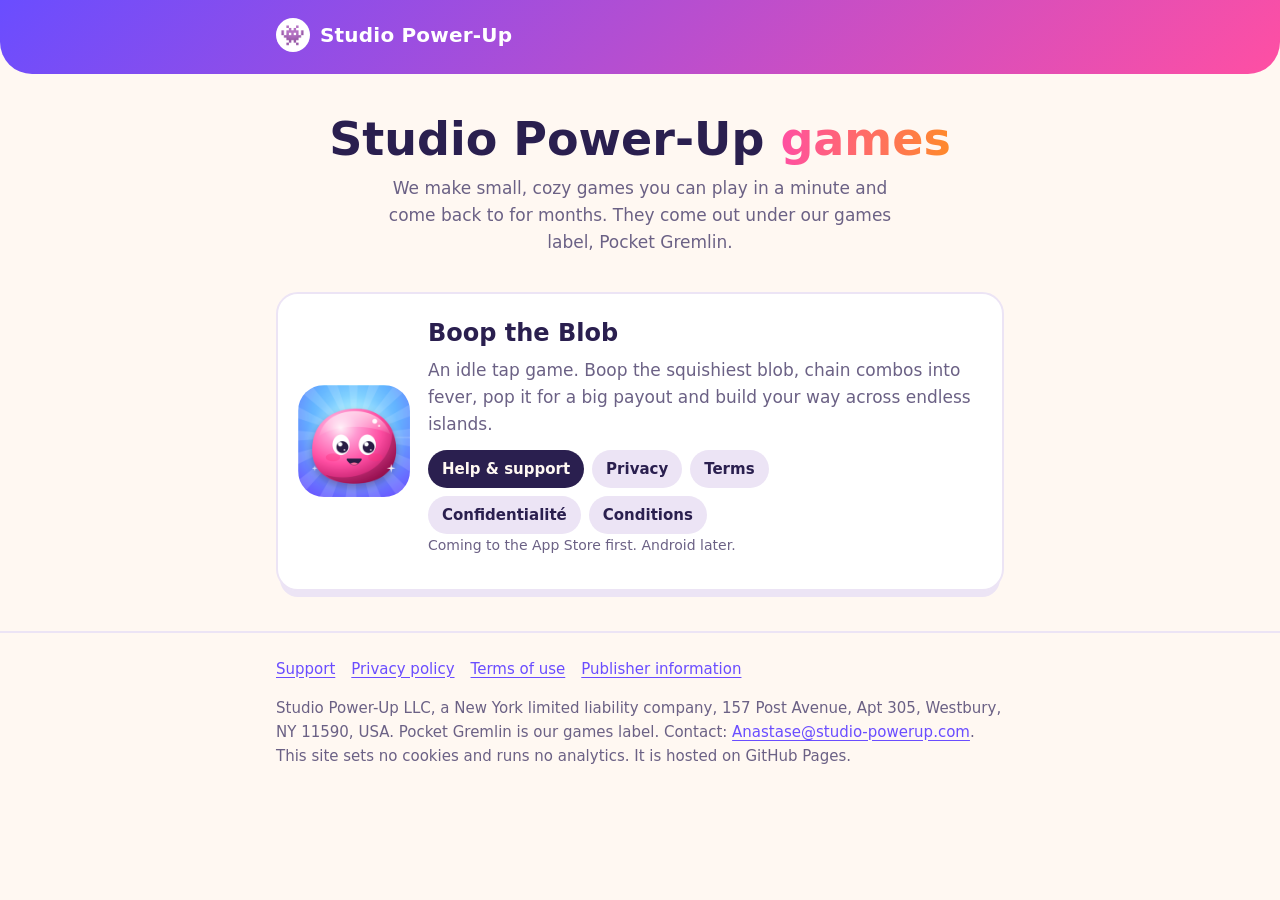
<file: index.html>
<!doctype html>
<html lang="en">
<head>
<meta charset="utf-8">
<meta name="viewport" content="width=device-width, initial-scale=1">
<title>Studio Power-Up — games</title>
<meta name="description" content="Studio Power-Up is a small game studio in New York. Our games label is Pocket Gremlin; our first game is Boop the Blob.">
<link rel="canonical" href="https://games.studio-powerup.com/">
<link rel="stylesheet" href="style.css">
<link rel="icon" href="boop/icon-256.png">
</head>
<body>
<header class="top">
  <div class="wrap">
    <a class="brand" href="./"><span class="mark" aria-hidden="true">👾</span>Studio Power-Up</a>
  </div>
</header>

<main class="wrap">
  <section class="hero">
    <h1>Studio Power-Up <span class="blobline">games</span></h1>
    <p>We make small, cozy games you can play in a minute and come back to for months. They come out under our games label, Pocket Gremlin.</p>
  </section>

  <article class="game" aria-labelledby="boop-title">
    <img src="boop/icon-256.png" alt="Boop the Blob app icon: a pink blob with a happy face" width="112" height="112">
    <div>
      <h2 id="boop-title">Boop the Blob</h2>
      <p>An idle tap game. Boop the squishiest blob, chain combos into fever, pop it for a big payout and build your way across endless islands.</p>
      <div class="pills">
        <a class="pill primary" href="boop/support.html">Help &amp; support</a>
        <a class="pill" href="boop/privacy.html">Privacy</a>
        <a class="pill" href="boop/terms.html">Terms</a>
      </div>
      <div class="pills" style="margin-top:8px" lang="fr">
        <a class="pill" href="boop/privacy-fr.html">Confidentialité</a>
        <a class="pill" href="boop/terms-fr.html">Conditions</a>
      </div>
      <p class="soon">Coming to the App Store first. Android later.</p>
    </div>
  </article>
</main>

<footer class="foot">
  <div class="wrap">
    <nav aria-label="Footer">
      <a href="boop/support.html">Support</a>
      <a href="boop/privacy.html">Privacy policy</a>
      <a href="boop/terms.html">Terms of use</a>
      <a href="boop/terms.html#publisher">Publisher information</a>
    </nav>
    <p>Studio Power-Up LLC, a New York limited liability company, 157 Post Avenue, Apt 305, Westbury, NY 11590, USA. Pocket Gremlin is our games label. Contact: <a href="mailto:Anastase@studio-powerup.com">Anastase@studio-powerup.com</a>.<br>
    This site sets no cookies and runs no analytics. It is hosted on GitHub Pages.</p>
  </div>
</footer>
</body>
</html>
</file>
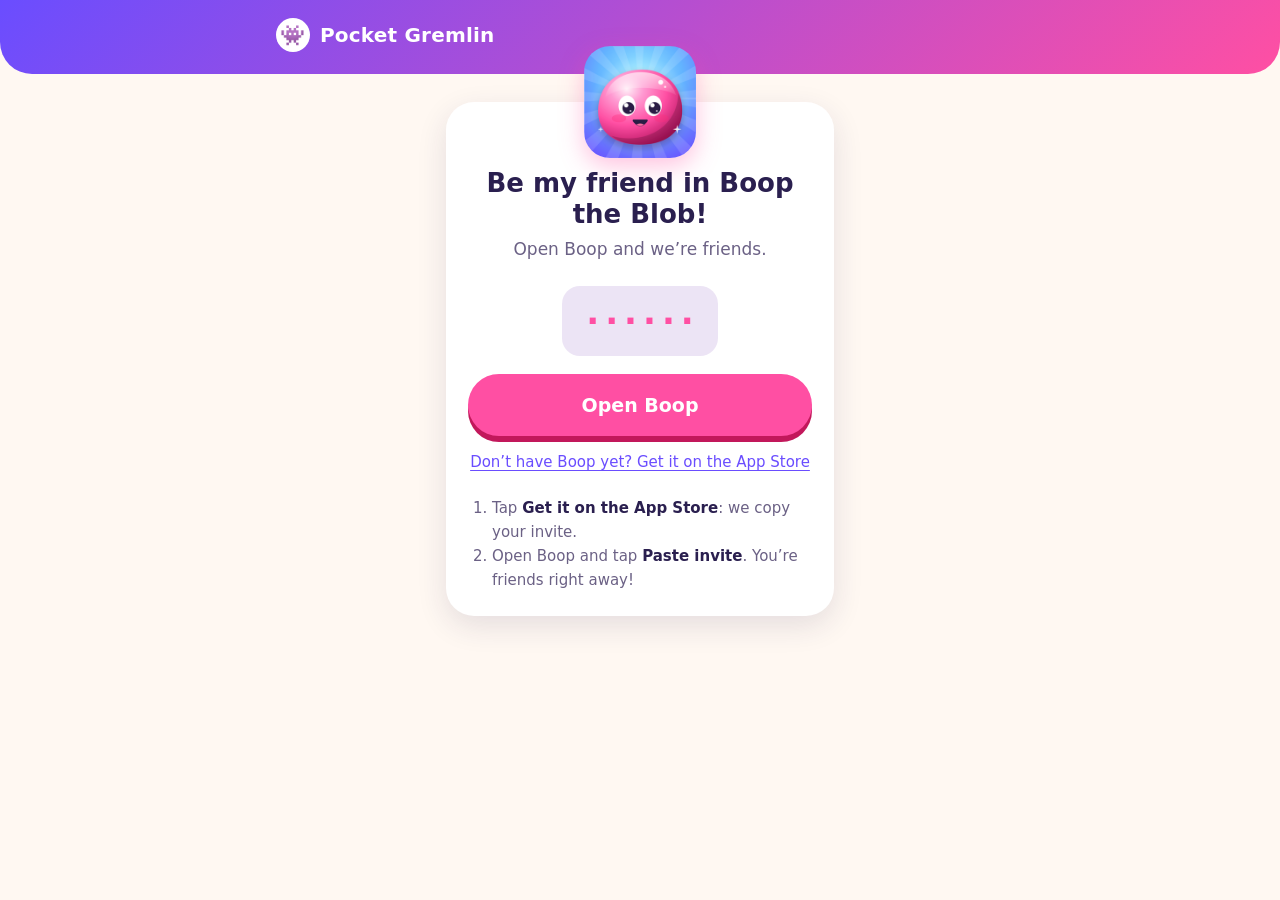
<file: boop/add.html>
<!doctype html>
<html lang="en">
<head>
<meta charset="utf-8">
<meta name="viewport" content="width=device-width, initial-scale=1">
<title>Be my friend in Boop the Blob</title>
<meta name="description" content="A friend invited you to Boop the Blob. Open the game to say yes.">
<meta property="og:title" content="Be my friend in Boop the Blob!">
<meta property="og:description" content="Tap to open Boop and send a friend request.">
<meta property="og:image" content="https://games.studio-powerup.com/boop/icon-256.png">
<meta name="robots" content="noindex">
<link rel="stylesheet" href="../style.css">
<link rel="icon" href="icon-256.png">
<style>
  /* the friend-link landing page: opens the game on the friend request (boop://add/CODE), with the code to type as a fallback */
  .invite { max-width: 420px; margin: 28px auto 40px; text-align: center; }
  .invite .card { background: var(--card); border-radius: 28px; padding: 28px 22px 24px; box-shadow: 0 10px 30px rgba(42,31,79,.12); }
  .invite img { width: 112px; height: 112px; border-radius: 26px; display: block; margin: -84px auto 10px; box-shadow: 0 8px 24px rgba(255,79,163,.35); }
  .invite h1 { font-size: 26px; line-height: 1.2; margin: 0 0 6px; }
  .invite p { color: var(--muted); margin: 0 0 18px; }
  .code { display: inline-block; font-weight: 800; font-size: 34px; letter-spacing: 6px; padding: 8px 18px 8px 24px; border-radius: 18px; background: var(--line); color: var(--pink); margin: 4px 0 18px; }
  .go { display: block; width: 100%; padding: 16px; border: 0; border-radius: 999px; background: var(--pink); color: #fff; font: inherit; font-weight: 800; font-size: 19px; text-decoration: none; box-shadow: 0 6px 0 #c2185b; }
  .go:active { transform: translateY(3px); box-shadow: 0 3px 0 #c2185b; }
  .alt { display: block; margin-top: 14px; font-size: 15px; }
  .steps { text-align: left; font-size: 15px; color: var(--muted); margin: 22px 4px 0; padding-left: 20px; }
  .steps b { color: var(--ink); }
</style>
</head>
<body>
<header class="top">
  <div class="wrap">
    <a class="brand" href="../"><span class="mark" aria-hidden="true">👾</span>Pocket Gremlin</a>
  </div>
</header>
<main class="wrap invite">
  <div class="card">
    <img src="icon-256.png" alt="Boop, a pink blob with a happy face" width="112" height="112">
    <h1 id="t">Be my friend in Boop the Blob!</h1>
    <p id="s">Open Boop and we’re friends.</p>
    <div class="code" id="code" aria-label="Friend code">······</div>
    <a class="go" id="open" href="boop://friends">Open Boop</a>
    <a class="alt" id="get" href="https://apps.apple.com/app/id6819026923">Don’t have Boop yet? Get it on the App Store</a>
    <ol class="steps">
      <li id="s1">Tap <b>Get it on the App Store</b>: we copy your invite.</li>
      <li id="s2">Open Boop and tap <b>Paste invite</b>. You’re friends right away!</li>
    </ol>
  </div>
</main>
<script>
(function(){
  var q = new URLSearchParams(location.search), c = String(q.get('c') || q.get('invite') || '').toUpperCase().replace(/[^A-Z0-9]/g, '').slice(0, 6);
  var fr = /^fr/i.test(navigator.language || ''), $ = function(id){ return document.getElementById(id); };
  if (fr){ document.documentElement.lang = 'fr';
    $('t').textContent = 'Sois mon ami dans Boop the Blob !'; $('s').textContent = 'Ouvre Boop et on est amis.';
    $('open').textContent = 'Ouvrir Boop'; $('get').textContent = 'Pas encore Boop ? Télécharge-le sur l’App Store';
    $('s1').innerHTML = 'Touche <b>Télécharge-le sur l’App Store</b> : on copie ton invitation.';
    $('s2').innerHTML = 'Ouvre Boop et touche <b>Coller l’invitation</b>. Vous êtes amis tout de suite !'; }
  if (c.length !== 6) return;
  $('code').textContent = c; $('open').href = 'boop://add/' + c;
  setTimeout(function(){ location.href = 'boop://add/' + c; }, 300); // opens the game right away when it is installed
  // not installed: the App Store drops the link, so the invite goes to the clipboard and Boop asks to paste it on the first screens
  $('get').addEventListener('click', function(){ try { navigator.clipboard.writeText('Boop invite ' + c); } catch(e){} });
})();
</script>
</body>
</html>
</file>
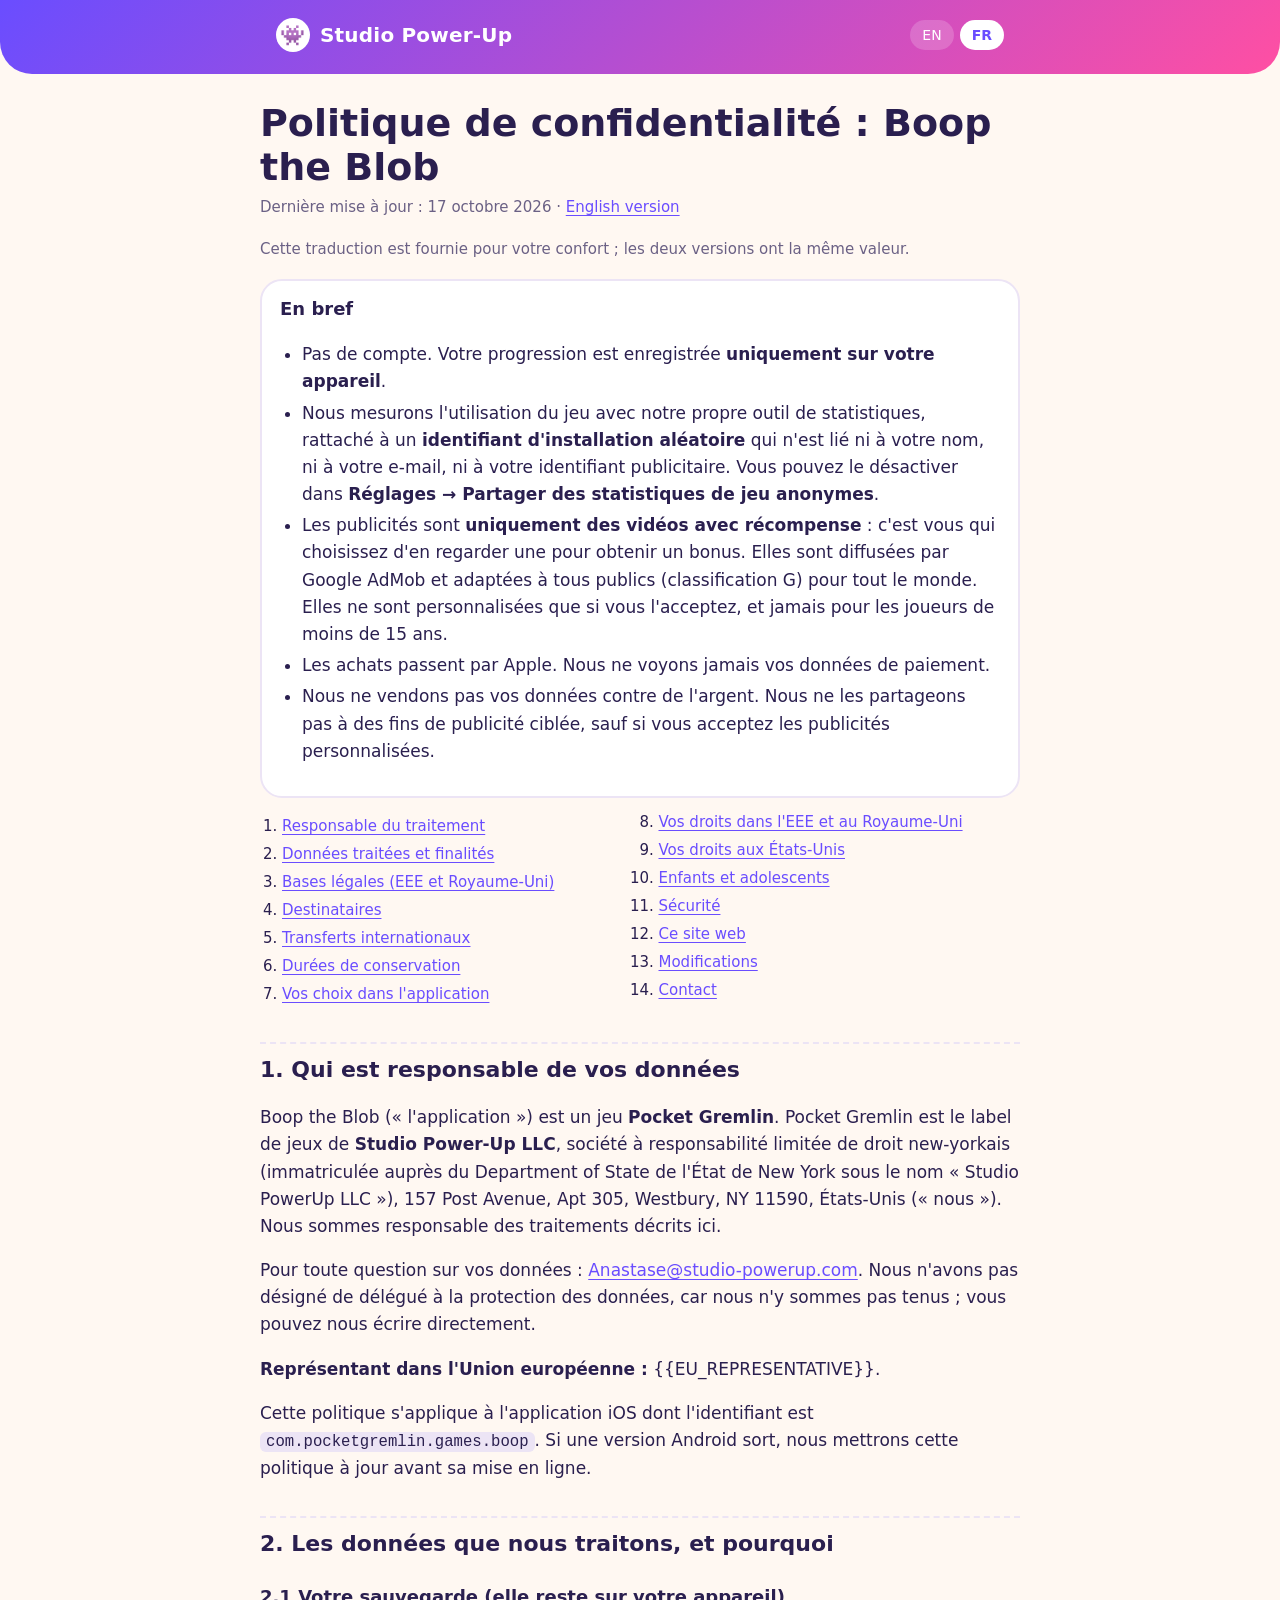
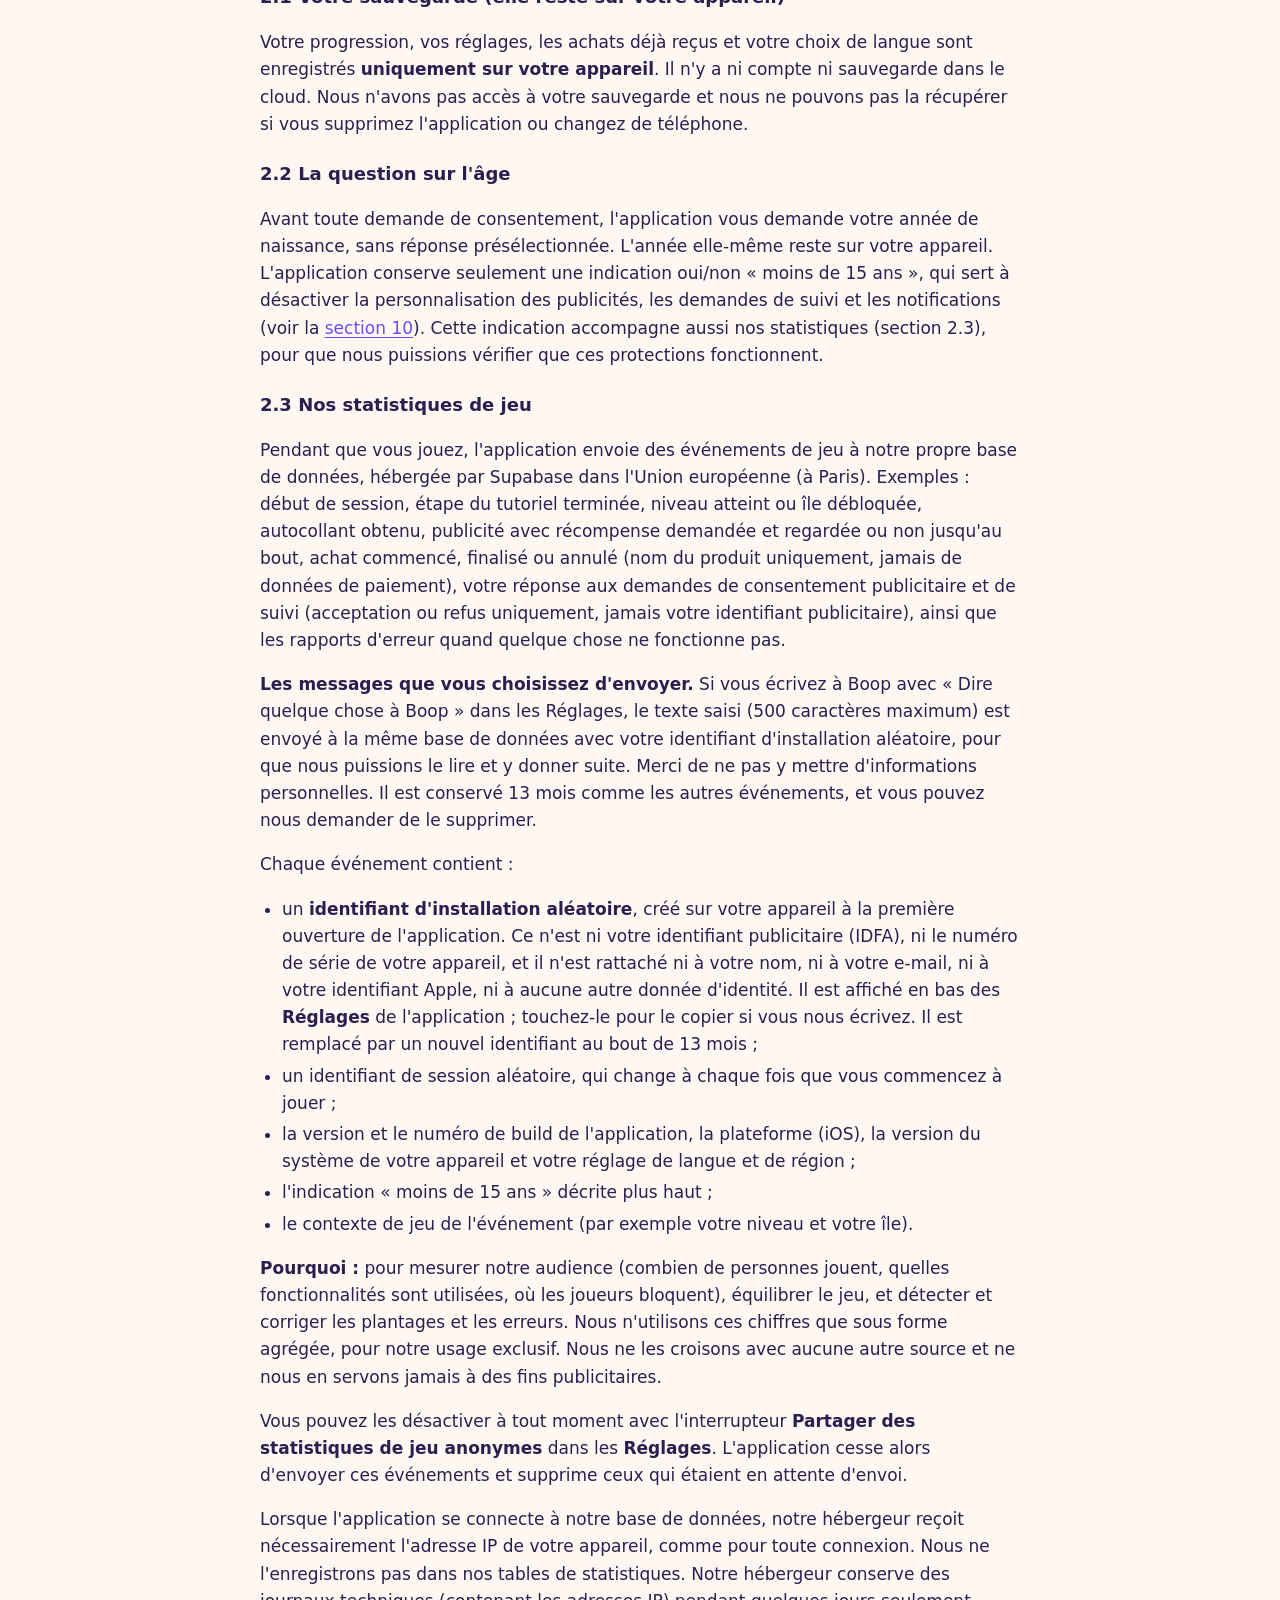
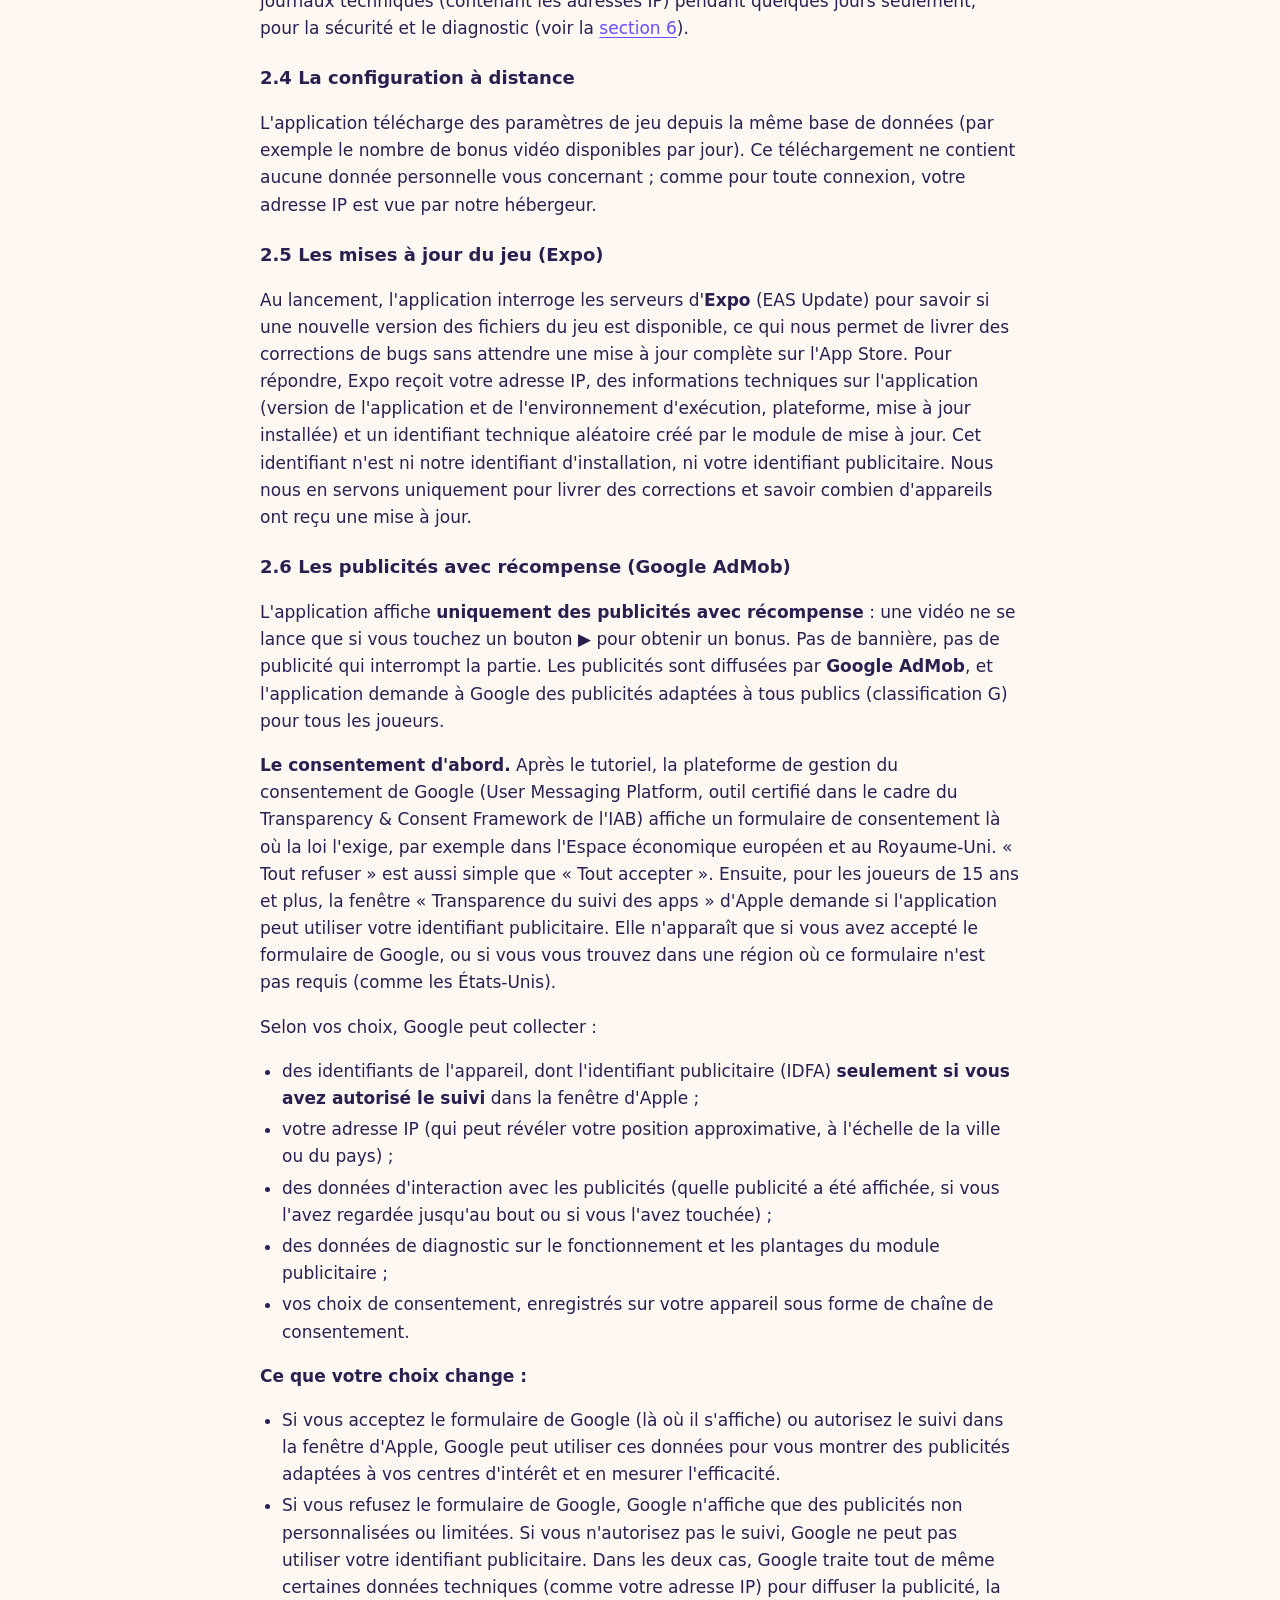
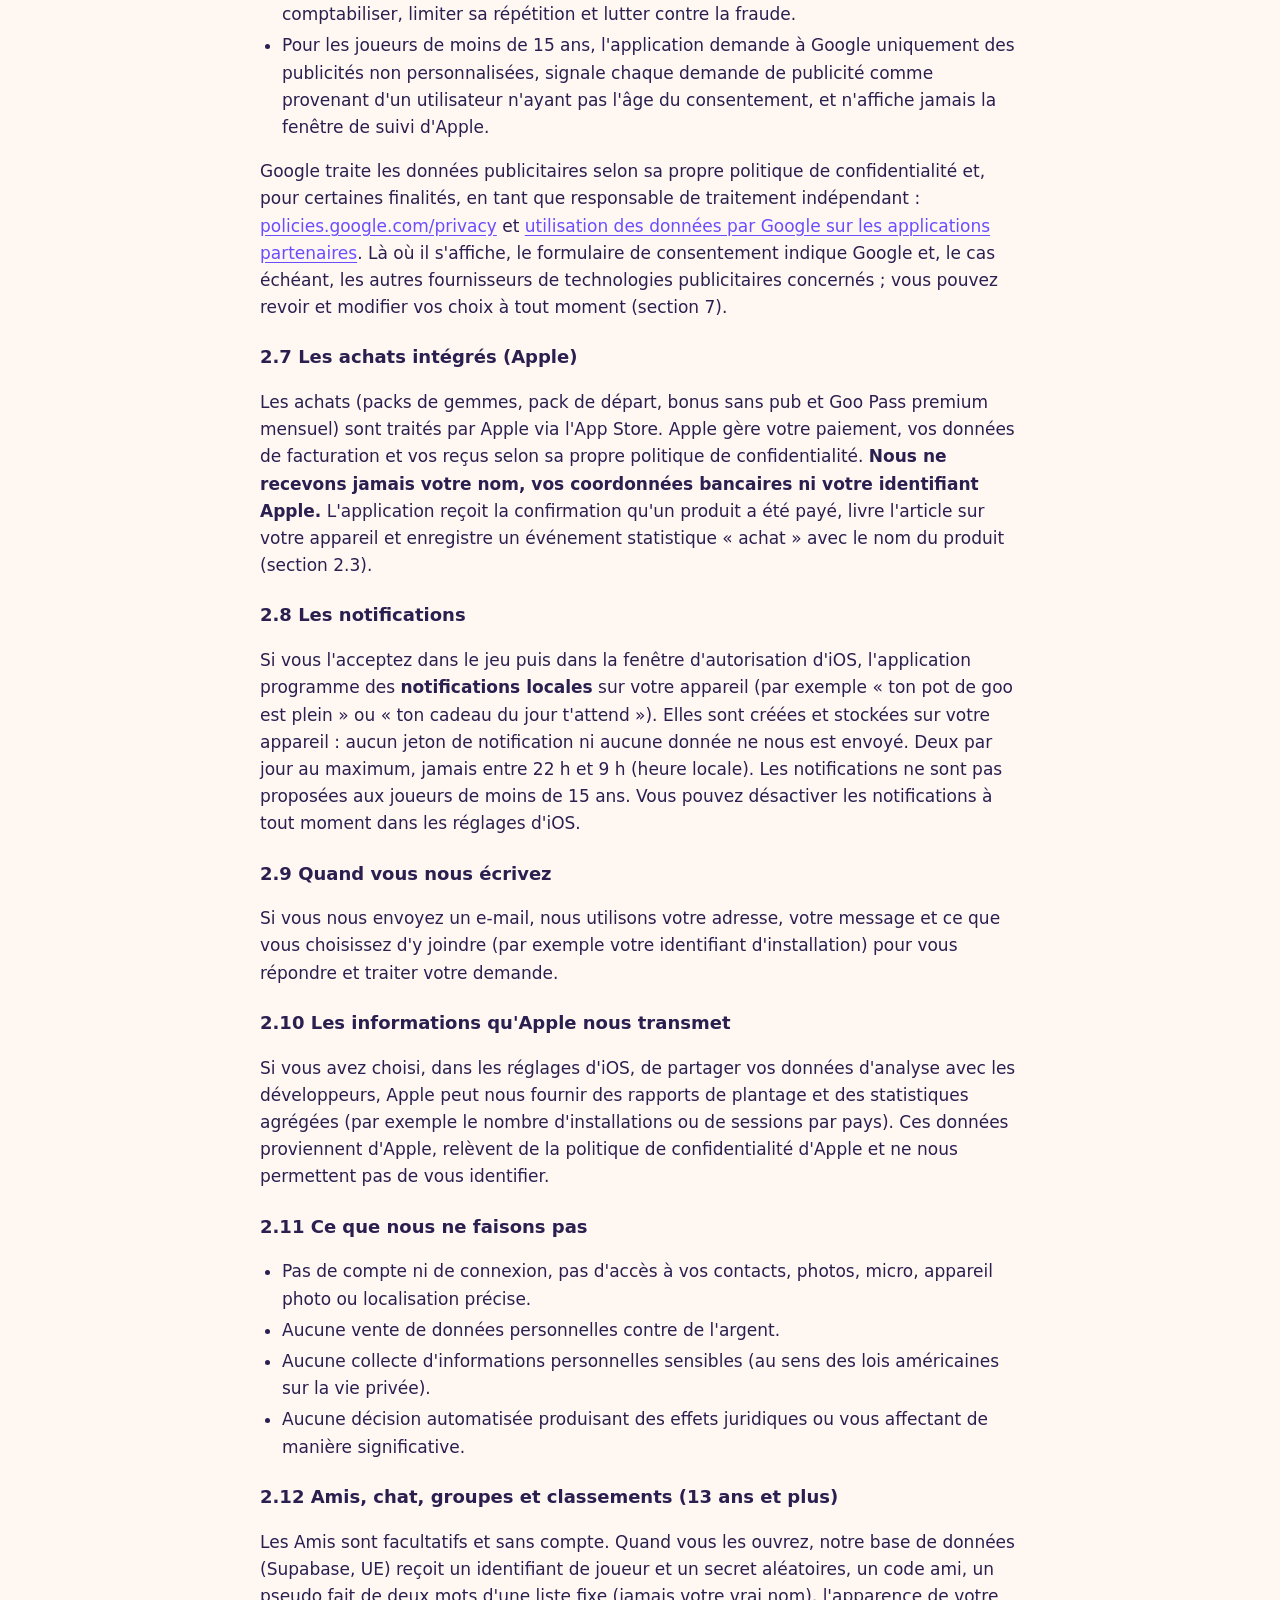
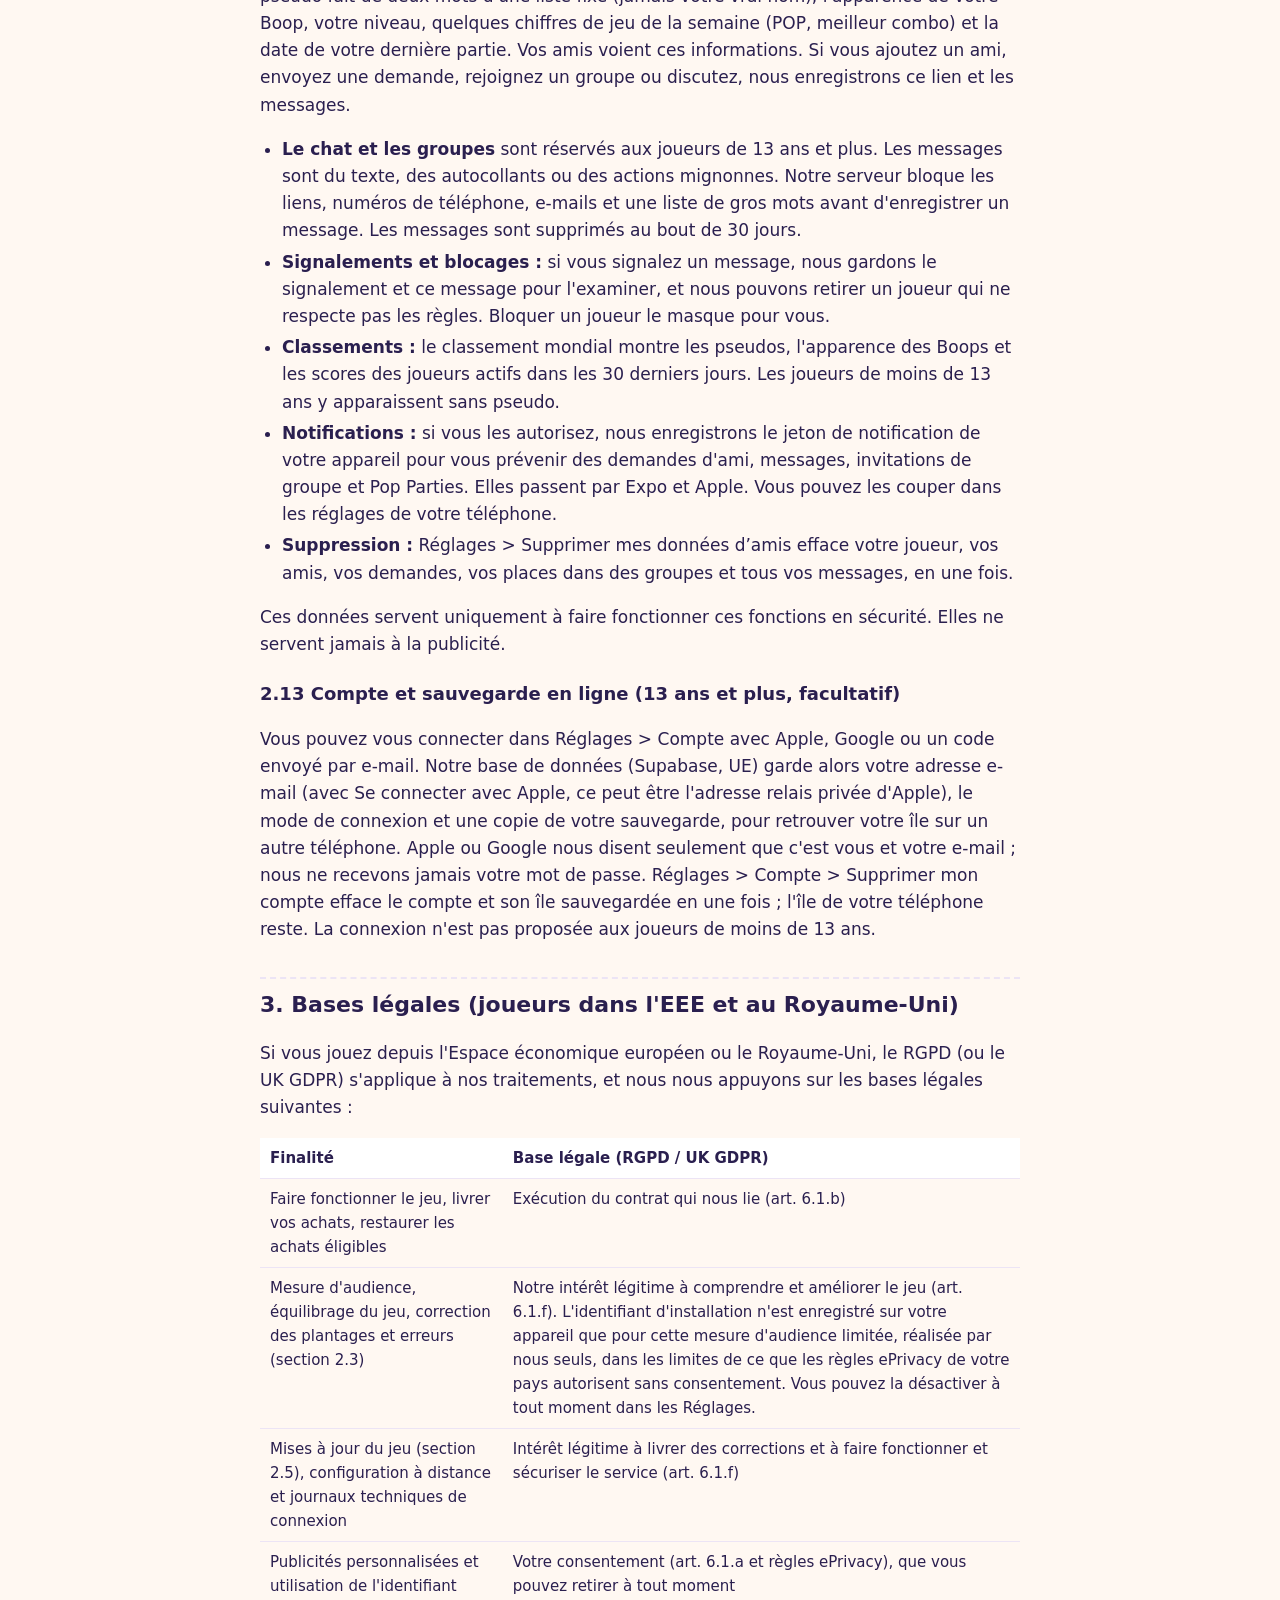
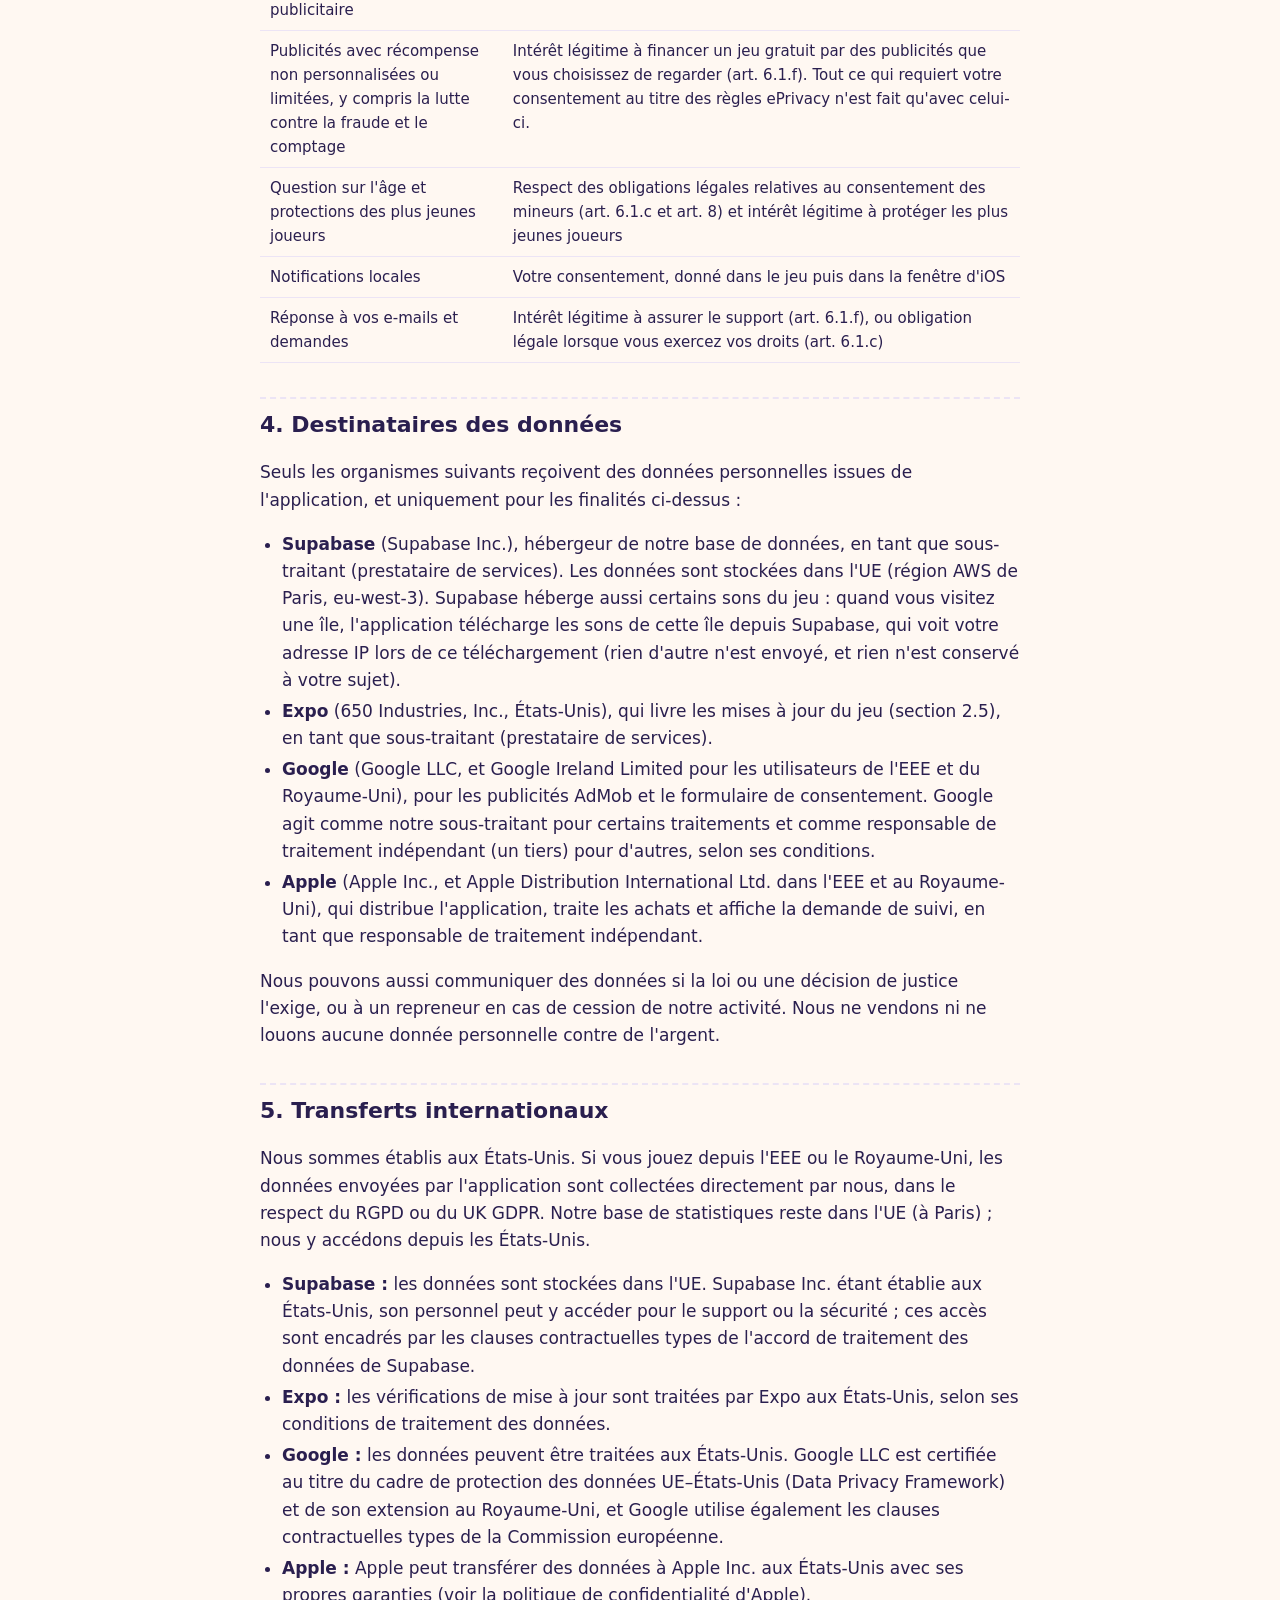
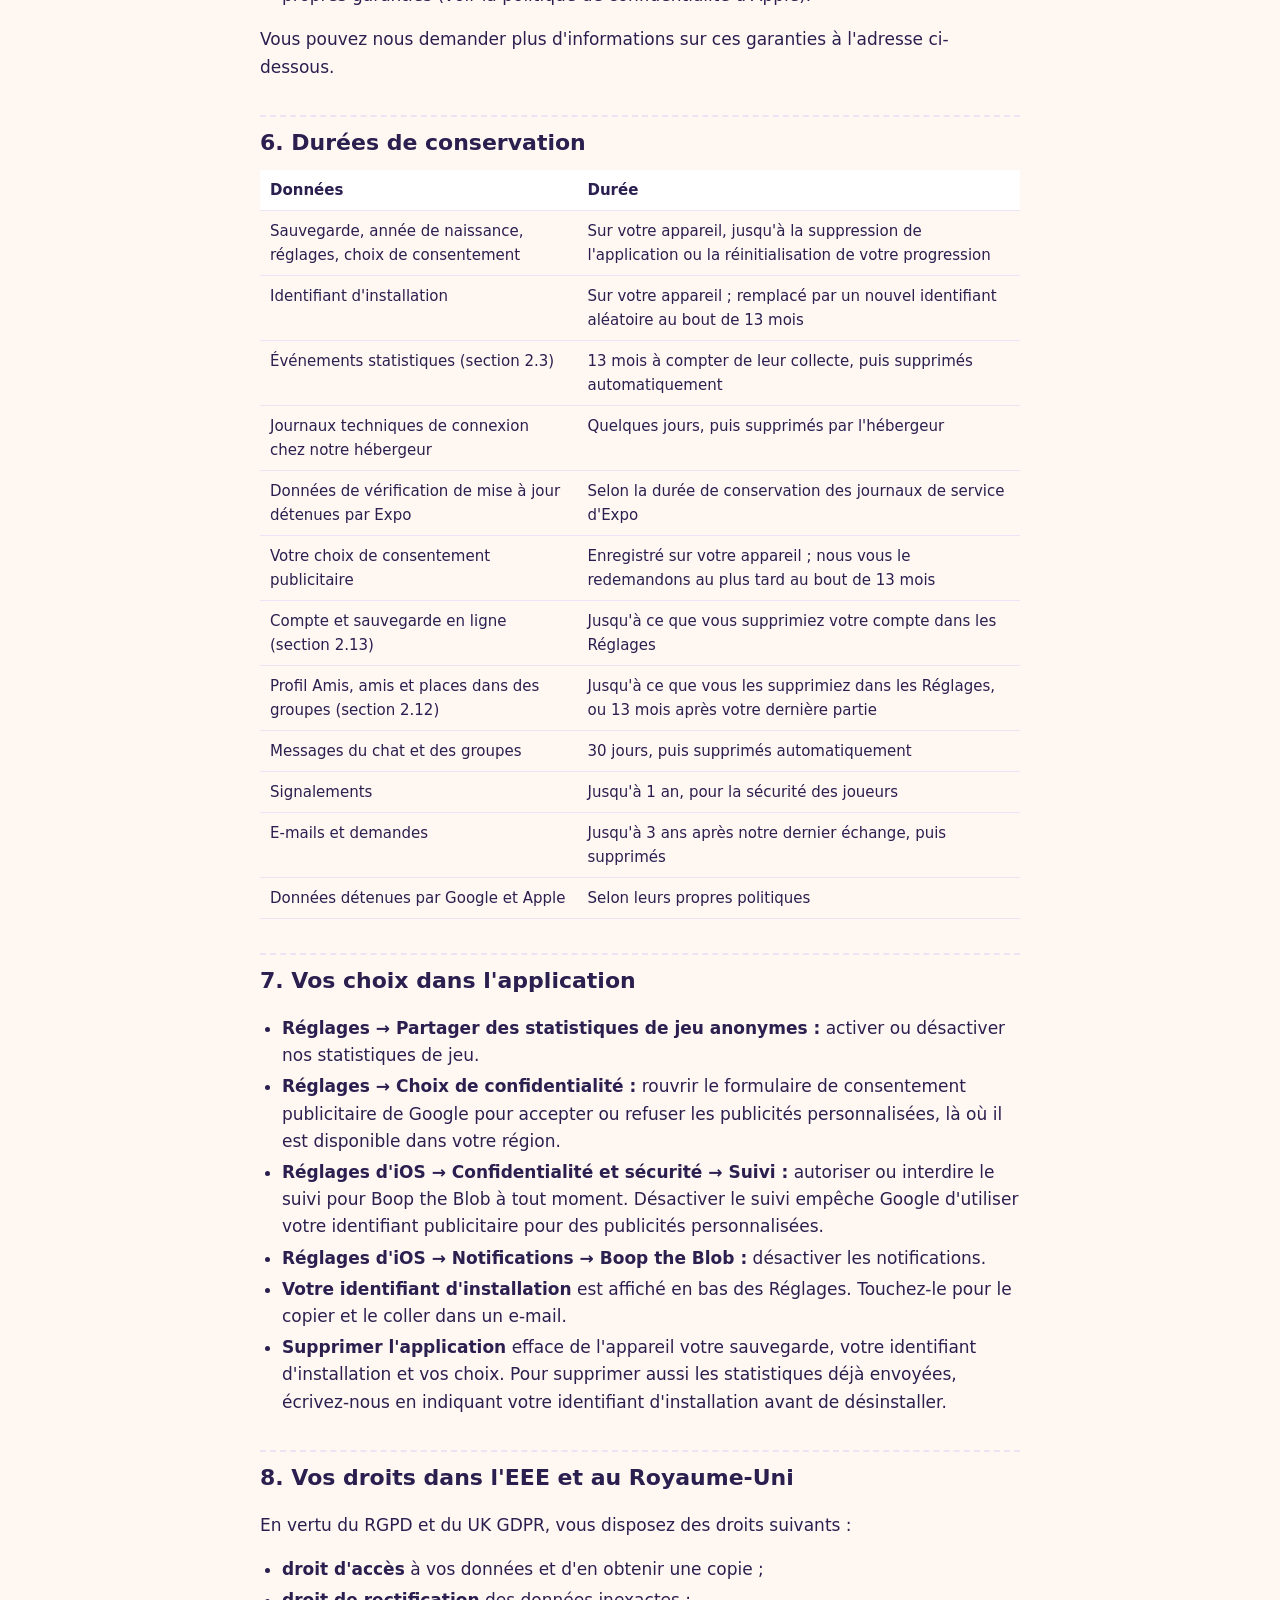
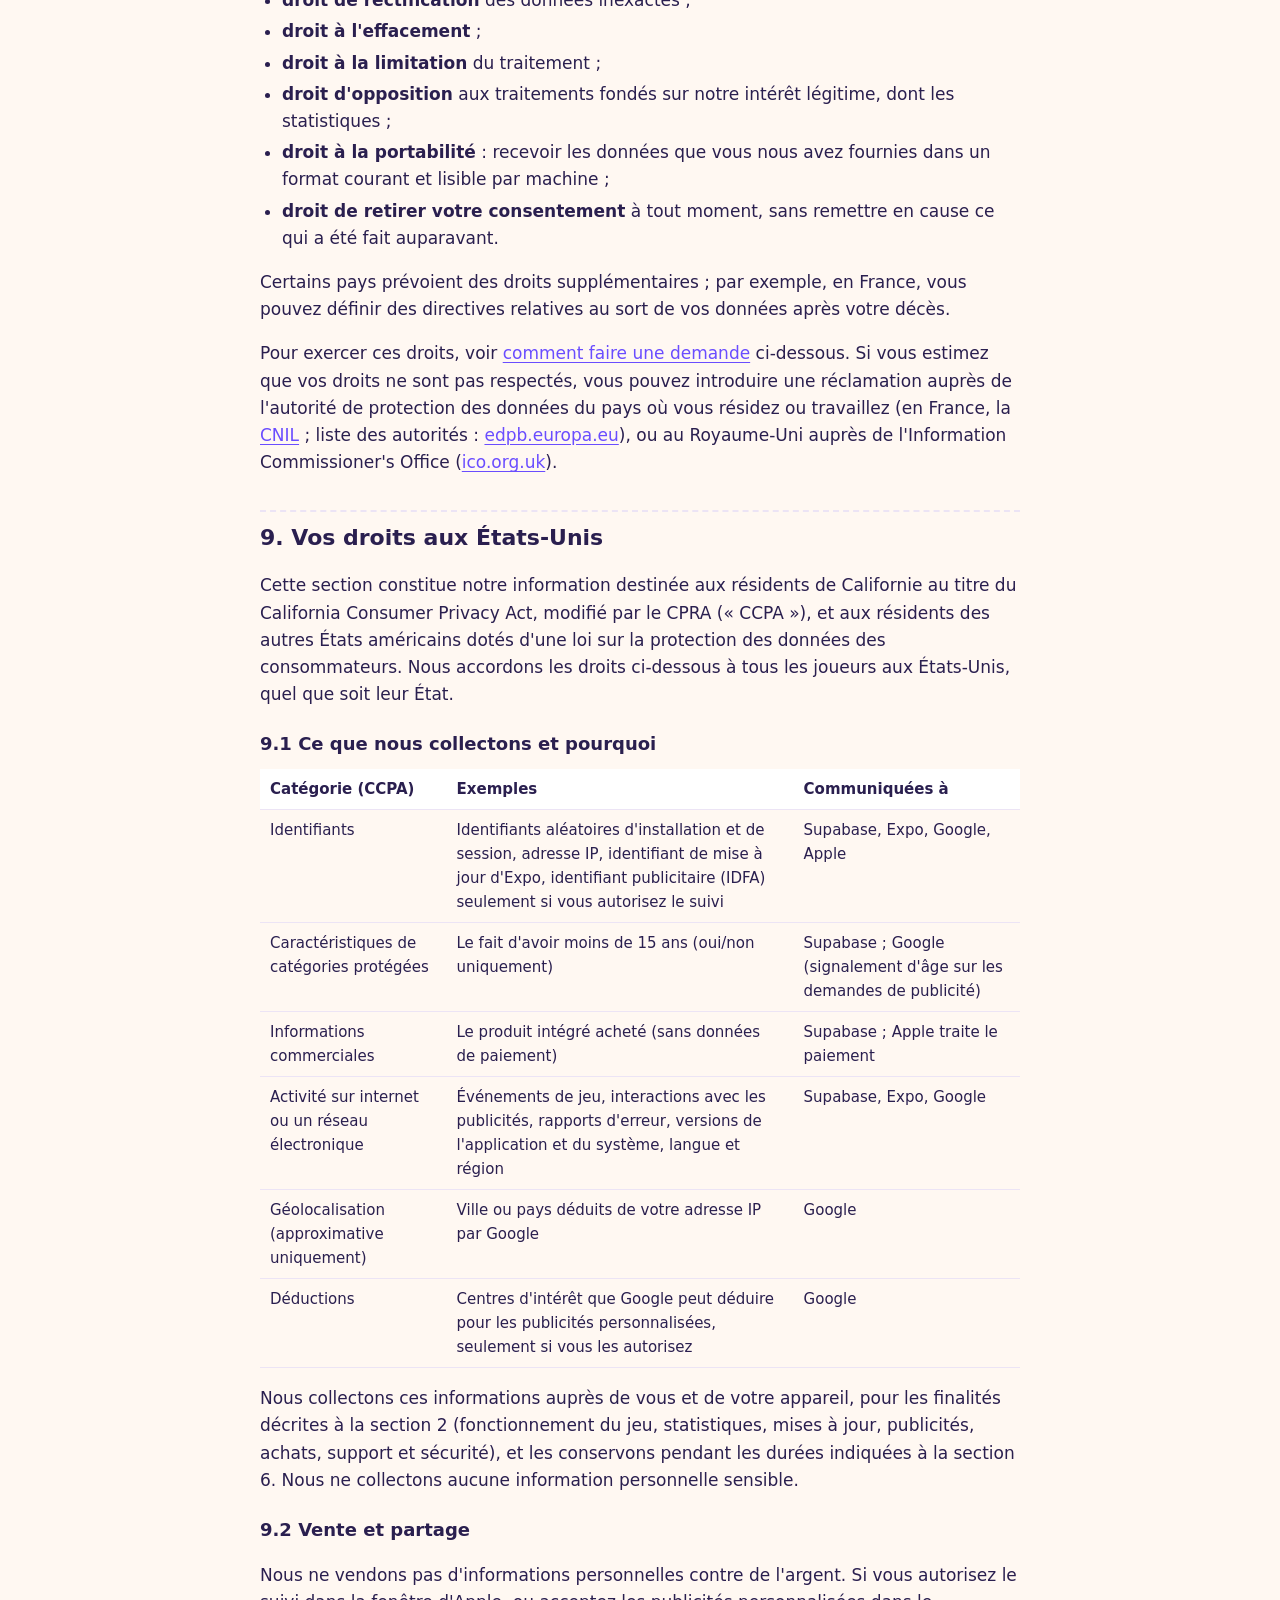
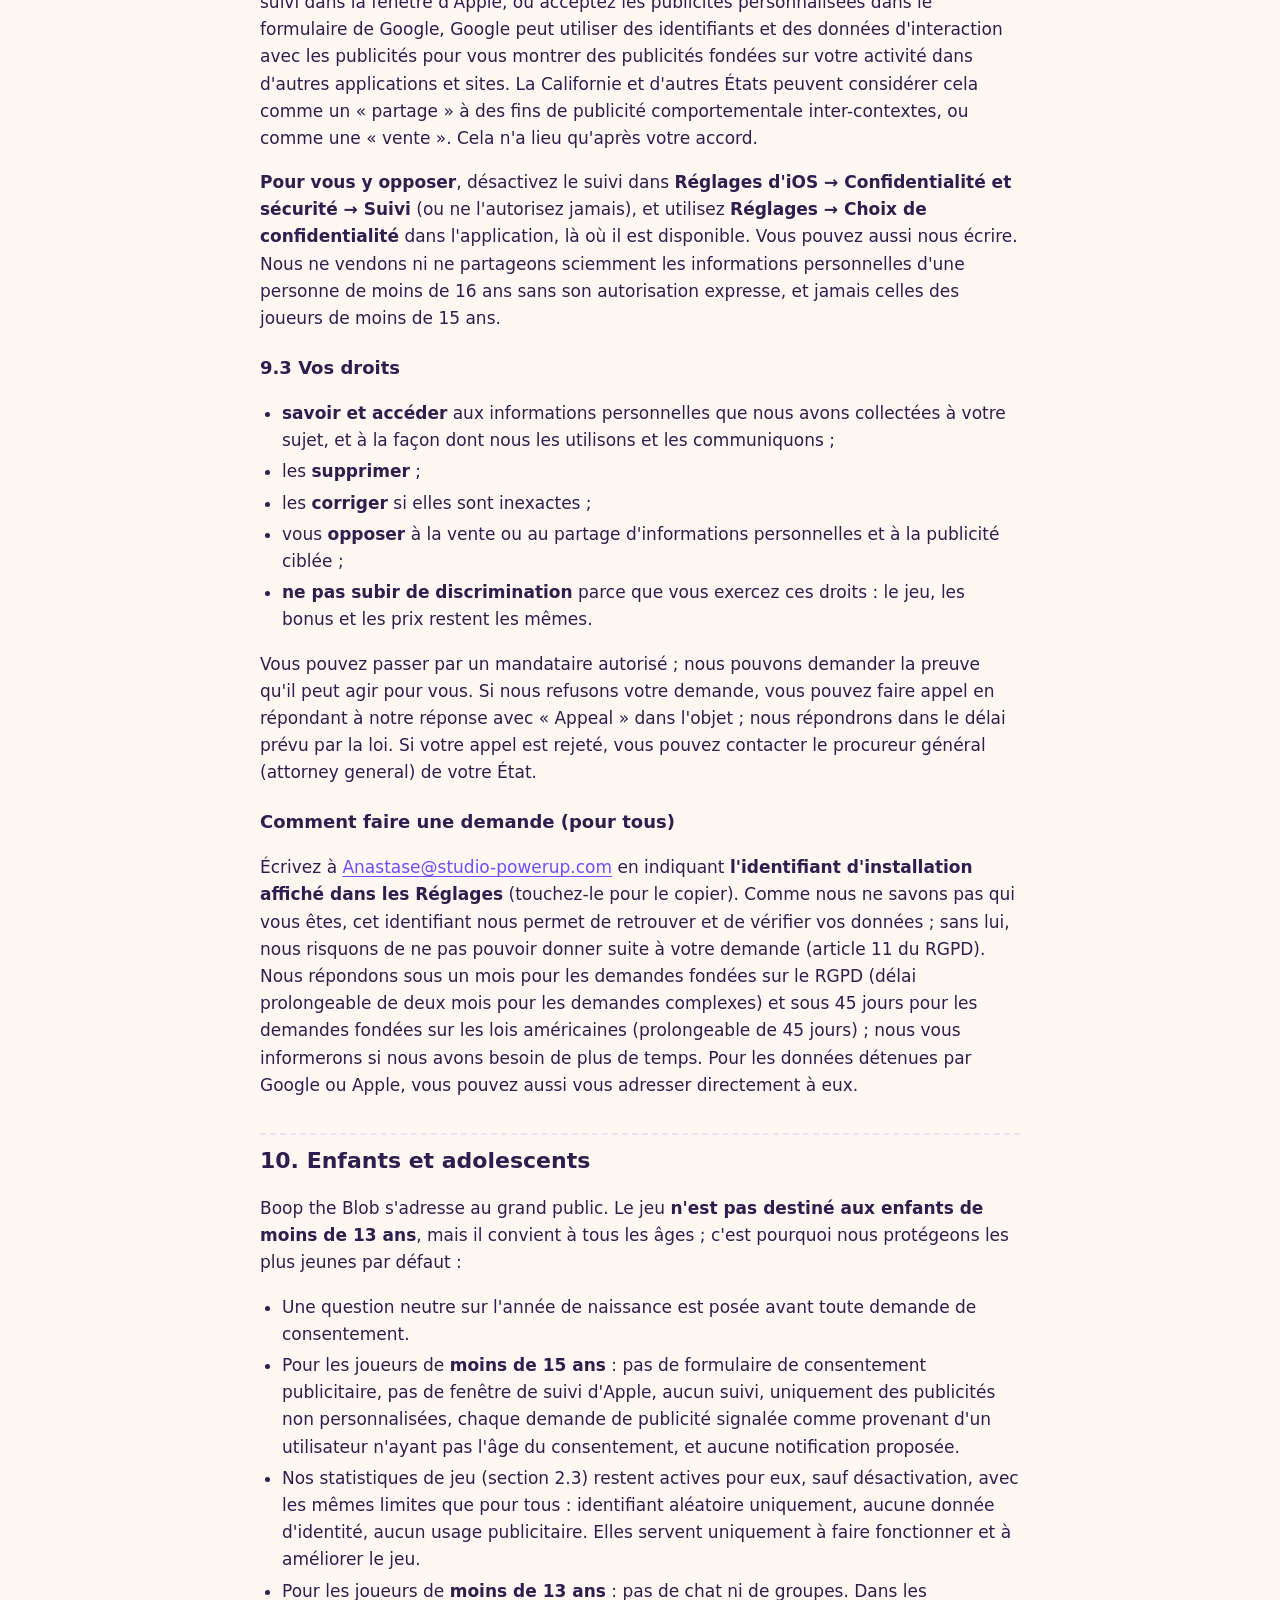
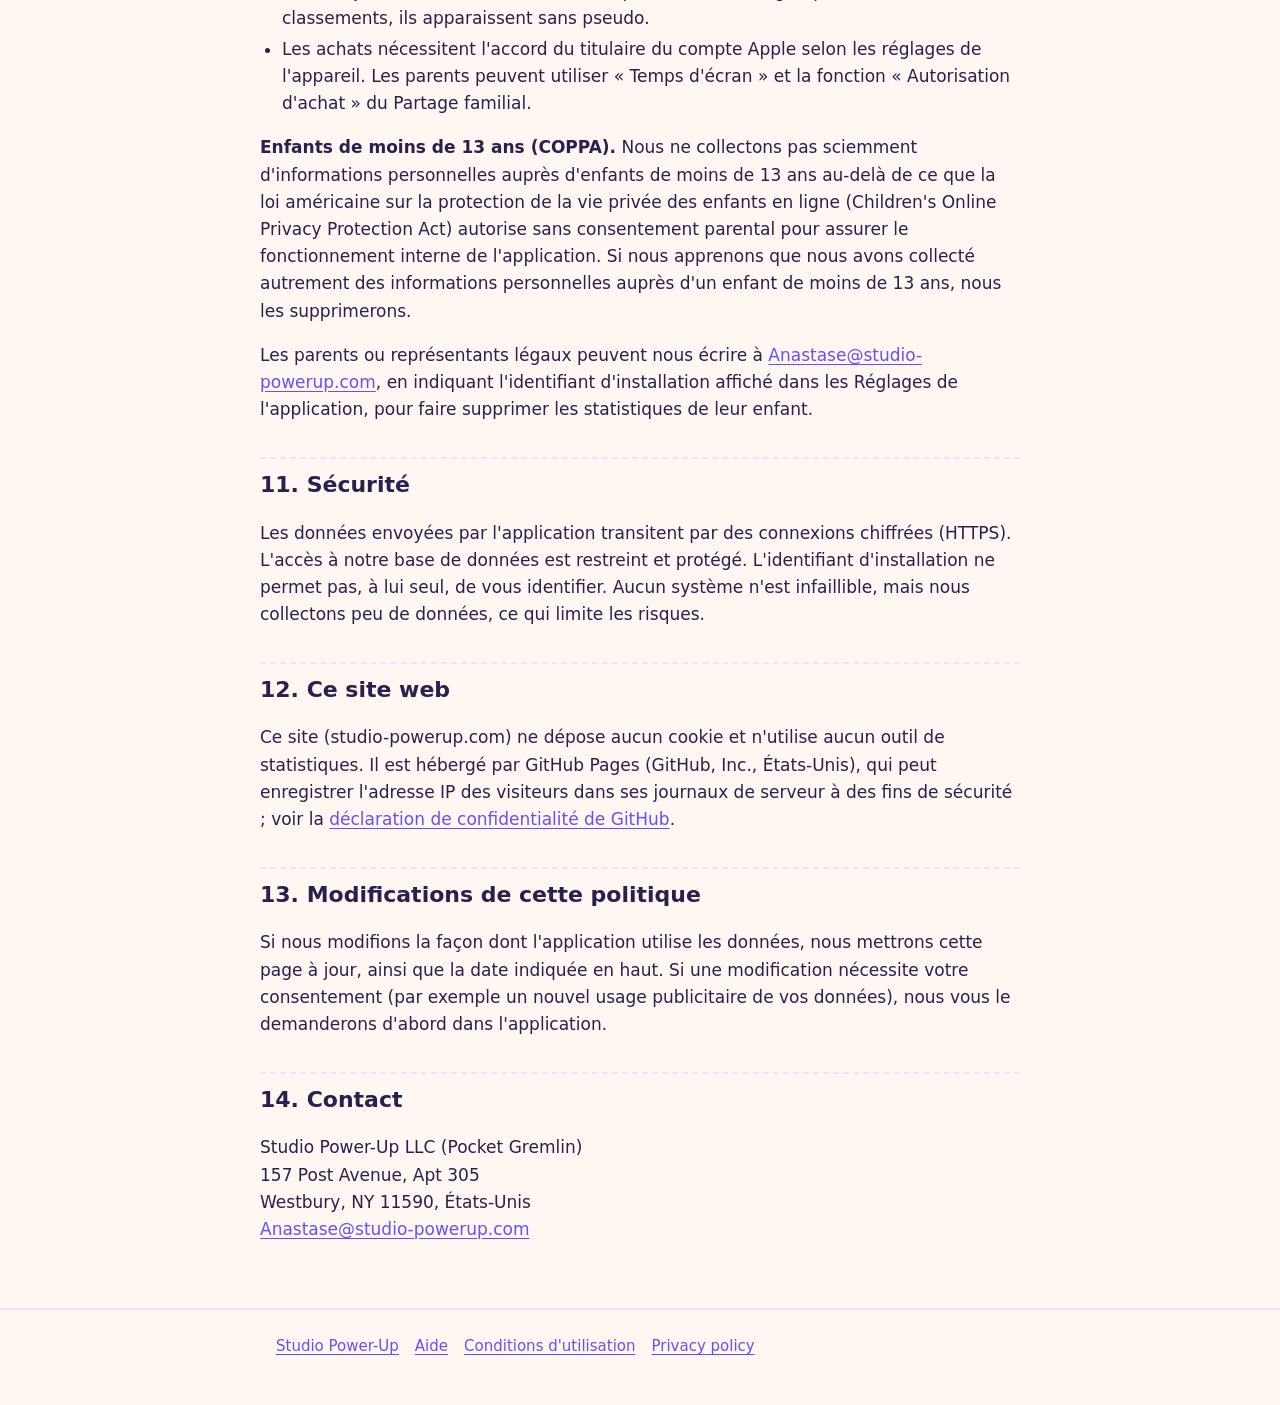
<file: boop/privacy-fr.html>
<!-- DRAFT: pending legal review -->
<!doctype html>
<html lang="fr">
<head>
<meta charset="utf-8">
<meta name="viewport" content="width=device-width, initial-scale=1">
<title>Boop the Blob : politique de confidentialité</title>
<meta name="description" content="Comment Boop the Blob, un jeu Pocket Gremlin de Studio Power-Up LLC, traite vos données.">
<meta name="robots" content="noindex">
<link rel="canonical" href="https://games.studio-powerup.com/boop/privacy-fr.html">
<link rel="alternate" hreflang="en" href="https://games.studio-powerup.com/boop/privacy.html">
<link rel="alternate" hreflang="fr" href="https://games.studio-powerup.com/boop/privacy-fr.html">
<link rel="stylesheet" href="../style.css">
<link rel="icon" href="icon-256.png">
</head>
<body>
<header class="top">
  <div class="wrap">
    <a class="brand" href="../"><span class="mark" aria-hidden="true">👾</span>Studio Power-Up</a>
    <nav class="lang" aria-label="Langue">
      <a href="privacy.html" lang="en">EN</a>
      <a href="privacy-fr.html" aria-current="true" lang="fr">FR</a>
    </nav>
  </div>
</header>

<main class="wrap doc">
  <h1>Politique de confidentialité : Boop the Blob</h1>
  <p class="meta">Dernière mise à jour : 17 octobre 2026 · <a href="privacy.html" lang="en">English version</a></p>
  <p class="meta">Cette traduction est fournie pour votre confort ; les deux versions ont la même valeur.</p>

  <section class="tldr" aria-labelledby="tldr">
    <h2 id="tldr">En bref</h2>
    <ul>
      <li>Pas de compte. Votre progression est enregistrée <b>uniquement sur votre appareil</b>.</li>
      <li>Nous mesurons l'utilisation du jeu avec notre propre outil de statistiques, rattaché à un <b>identifiant d'installation aléatoire</b> qui n'est lié ni à votre nom, ni à votre e-mail, ni à votre identifiant publicitaire. Vous pouvez le désactiver dans <b>Réglages → Partager des statistiques de jeu anonymes</b>.</li>
      <li>Les publicités sont <b>uniquement des vidéos avec récompense</b> : c'est vous qui choisissez d'en regarder une pour obtenir un bonus. Elles sont diffusées par Google AdMob et adaptées à tous publics (classification G) pour tout le monde. Elles ne sont personnalisées que si vous l'acceptez, et jamais pour les joueurs de moins de 15 ans.</li>
      <li>Les achats passent par Apple. Nous ne voyons jamais vos données de paiement.</li>
      <li>Nous ne vendons pas vos données contre de l'argent. Nous ne les partageons pas à des fins de publicité ciblée, sauf si vous acceptez les publicités personnalisées.</li>
    </ul>
  </section>

  <nav aria-label="Sommaire">
    <ol class="toc">
      <li><a href="#responsable">Responsable du traitement</a></li>
      <li><a href="#donnees">Données traitées et finalités</a></li>
      <li><a href="#bases">Bases légales (EEE et Royaume-Uni)</a></li>
      <li><a href="#destinataires">Destinataires</a></li>
      <li><a href="#transferts">Transferts internationaux</a></li>
      <li><a href="#conservation">Durées de conservation</a></li>
      <li><a href="#choix">Vos choix dans l'application</a></li>
      <li><a href="#droits">Vos droits dans l'EEE et au Royaume-Uni</a></li>
      <li><a href="#droits-us">Vos droits aux États-Unis</a></li>
      <li><a href="#mineurs">Enfants et adolescents</a></li>
      <li><a href="#securite">Sécurité</a></li>
      <li><a href="#site">Ce site web</a></li>
      <li><a href="#modifications">Modifications</a></li>
      <li><a href="#contact">Contact</a></li>
    </ol>
  </nav>

  <h2 id="responsable">1. Qui est responsable de vos données</h2>
  <p>Boop the Blob (« l'application ») est un jeu <b>Pocket Gremlin</b>. Pocket Gremlin est le label de jeux de <b>Studio Power-Up LLC</b>, société à responsabilité limitée de droit new-yorkais (immatriculée auprès du Department of State de l'État de New York sous le nom « Studio PowerUp LLC »), 157 Post Avenue, Apt 305, Westbury, NY 11590, États-Unis (« nous »). Nous sommes responsable des traitements décrits ici.</p>
  <p>Pour toute question sur vos données : <a href="mailto:Anastase@studio-powerup.com">Anastase@studio-powerup.com</a>. Nous n'avons pas désigné de délégué à la protection des données, car nous n'y sommes pas tenus ; vous pouvez nous écrire directement.</p>
  <p><b>Représentant dans l'Union européenne :</b> {{EU_REPRESENTATIVE}}. <!-- Art. 27 RGPD : un responsable établi hors de l'UE qui propose des biens ou services à des personnes dans l'UE peut devoir désigner un représentant dans l'UE, sauf traitement occasionnel et à faible risque. À trancher avec un conseil ; un représentant au Royaume-Uni (UK GDPR art. 27) peut aussi être nécessaire. Supprimer cette ligne si aucun n'est requis. --></p>
  <p>Cette politique s'applique à l'application iOS dont l'identifiant est <code>com.pocketgremlin.games.boop</code>. Si une version Android sort, nous mettrons cette politique à jour avant sa mise en ligne.</p>

  <h2 id="donnees">2. Les données que nous traitons, et pourquoi</h2>

  <h3>2.1 Votre sauvegarde (elle reste sur votre appareil)</h3>
  <p>Votre progression, vos réglages, les achats déjà reçus et votre choix de langue sont enregistrés <b>uniquement sur votre appareil</b>. Il n'y a ni compte ni sauvegarde dans le cloud. Nous n'avons pas accès à votre sauvegarde et nous ne pouvons pas la récupérer si vous supprimez l'application ou changez de téléphone.</p>

  <h3>2.2 La question sur l'âge</h3>
  <p>Avant toute demande de consentement, l'application vous demande votre année de naissance, sans réponse présélectionnée. L'année elle-même reste sur votre appareil. L'application conserve seulement une indication oui/non « moins de 15 ans », qui sert à désactiver la personnalisation des publicités, les demandes de suivi et les notifications (voir la <a href="#mineurs">section 10</a>). Cette indication accompagne aussi nos statistiques (section 2.3), pour que nous puissions vérifier que ces protections fonctionnent.</p>

  <h3>2.3 Nos statistiques de jeu</h3>
  <p>Pendant que vous jouez, l'application envoie des événements de jeu à notre propre base de données, hébergée par Supabase dans l'Union européenne (à Paris). Exemples : début de session, étape du tutoriel terminée, niveau atteint ou île débloquée, autocollant obtenu, publicité avec récompense demandée et regardée ou non jusqu'au bout, achat commencé, finalisé ou annulé (nom du produit uniquement, jamais de données de paiement), votre réponse aux demandes de consentement publicitaire et de suivi (acceptation ou refus uniquement, jamais votre identifiant publicitaire), ainsi que les rapports d'erreur quand quelque chose ne fonctionne pas.</p>
  <p><b>Les messages que vous choisissez d'envoyer.</b> Si vous écrivez à Boop avec « Dire quelque chose à Boop » dans les Réglages, le texte saisi (500 caractères maximum) est envoyé à la même base de données avec votre identifiant d'installation aléatoire, pour que nous puissions le lire et y donner suite. Merci de ne pas y mettre d'informations personnelles. Il est conservé 13 mois comme les autres événements, et vous pouvez nous demander de le supprimer.</p>
  <p>Chaque événement contient :</p>
  <ul>
    <li>un <b>identifiant d'installation aléatoire</b>, créé sur votre appareil à la première ouverture de l'application. Ce n'est ni votre identifiant publicitaire (IDFA), ni le numéro de série de votre appareil, et il n'est rattaché ni à votre nom, ni à votre e-mail, ni à votre identifiant Apple, ni à aucune autre donnée d'identité. Il est affiché en bas des <b>Réglages</b> de l'application ; touchez-le pour le copier si vous nous écrivez. Il est remplacé par un nouvel identifiant au bout de 13 mois ;</li>
    <li>un identifiant de session aléatoire, qui change à chaque fois que vous commencez à jouer ;</li>
    <li>la version et le numéro de build de l'application, la plateforme (iOS), la version du système de votre appareil et votre réglage de langue et de région ;</li>
    <li>l'indication « moins de 15 ans » décrite plus haut ;</li>
    <li>le contexte de jeu de l'événement (par exemple votre niveau et votre île).</li>
  </ul>
  <p><b>Pourquoi :</b> pour mesurer notre audience (combien de personnes jouent, quelles fonctionnalités sont utilisées, où les joueurs bloquent), équilibrer le jeu, et détecter et corriger les plantages et les erreurs. Nous n'utilisons ces chiffres que sous forme agrégée, pour notre usage exclusif. Nous ne les croisons avec aucune autre source et ne nous en servons jamais à des fins publicitaires.</p>
  <p>Vous pouvez les désactiver à tout moment avec l'interrupteur <b>Partager des statistiques de jeu anonymes</b> dans les <b>Réglages</b>. L'application cesse alors d'envoyer ces événements et supprime ceux qui étaient en attente d'envoi.</p>
  <p>Lorsque l'application se connecte à notre base de données, notre hébergeur reçoit nécessairement l'adresse IP de votre appareil, comme pour toute connexion. Nous ne l'enregistrons pas dans nos tables de statistiques. Notre hébergeur conserve des journaux techniques (contenant les adresses IP) pendant quelques jours seulement, pour la sécurité et le diagnostic (voir la <a href="#conservation">section 6</a>).</p>

  <h3>2.4 La configuration à distance</h3>
  <p>L'application télécharge des paramètres de jeu depuis la même base de données (par exemple le nombre de bonus vidéo disponibles par jour). Ce téléchargement ne contient aucune donnée personnelle vous concernant ; comme pour toute connexion, votre adresse IP est vue par notre hébergeur.</p>

  <h3>2.5 Les mises à jour du jeu (Expo)</h3>
  <p>Au lancement, l'application interroge les serveurs d'<b>Expo</b> (EAS Update) pour savoir si une nouvelle version des fichiers du jeu est disponible, ce qui nous permet de livrer des corrections de bugs sans attendre une mise à jour complète sur l'App Store. Pour répondre, Expo reçoit votre adresse IP, des informations techniques sur l'application (version de l'application et de l'environnement d'exécution, plateforme, mise à jour installée) et un identifiant technique aléatoire créé par le module de mise à jour. Cet identifiant n'est ni notre identifiant d'installation, ni votre identifiant publicitaire. Nous nous en servons uniquement pour livrer des corrections et savoir combien d'appareils ont reçu une mise à jour.</p>

  <h3>2.6 Les publicités avec récompense (Google AdMob)</h3>
  <p>L'application affiche <b>uniquement des publicités avec récompense</b> : une vidéo ne se lance que si vous touchez un bouton ▶ pour obtenir un bonus. Pas de bannière, pas de publicité qui interrompt la partie. Les publicités sont diffusées par <b>Google AdMob</b>, et l'application demande à Google des publicités adaptées à tous publics (classification G) pour tous les joueurs.</p>
  <p><b>Le consentement d'abord.</b> Après le tutoriel, la plateforme de gestion du consentement de Google (User Messaging Platform, outil certifié dans le cadre du Transparency &amp; Consent Framework de l'IAB) affiche un formulaire de consentement là où la loi l'exige, par exemple dans l'Espace économique européen et au Royaume-Uni. « Tout refuser » est aussi simple que « Tout accepter ». Ensuite, pour les joueurs de 15 ans et plus, la fenêtre « Transparence du suivi des apps » d'Apple demande si l'application peut utiliser votre identifiant publicitaire. Elle n'apparaît que si vous avez accepté le formulaire de Google, ou si vous vous trouvez dans une région où ce formulaire n'est pas requis (comme les États-Unis).</p>
  <p>Selon vos choix, Google peut collecter :</p>
  <ul>
    <li>des identifiants de l'appareil, dont l'identifiant publicitaire (IDFA) <b>seulement si vous avez autorisé le suivi</b> dans la fenêtre d'Apple ;</li>
    <li>votre adresse IP (qui peut révéler votre position approximative, à l'échelle de la ville ou du pays) ;</li>
    <li>des données d'interaction avec les publicités (quelle publicité a été affichée, si vous l'avez regardée jusqu'au bout ou si vous l'avez touchée) ;</li>
    <li>des données de diagnostic sur le fonctionnement et les plantages du module publicitaire ;</li>
    <li>vos choix de consentement, enregistrés sur votre appareil sous forme de chaîne de consentement.</li>
  </ul>
  <p><b>Ce que votre choix change :</b></p>
  <ul>
    <li>Si vous acceptez le formulaire de Google (là où il s'affiche) ou autorisez le suivi dans la fenêtre d'Apple, Google peut utiliser ces données pour vous montrer des publicités adaptées à vos centres d'intérêt et en mesurer l'efficacité.</li>
    <li>Si vous refusez le formulaire de Google, Google n'affiche que des publicités non personnalisées ou limitées. Si vous n'autorisez pas le suivi, Google ne peut pas utiliser votre identifiant publicitaire. Dans les deux cas, Google traite tout de même certaines données techniques (comme votre adresse IP) pour diffuser la publicité, la comptabiliser, limiter sa répétition et lutter contre la fraude.</li>
    <li>Pour les joueurs de moins de 15 ans, l'application demande à Google uniquement des publicités non personnalisées, signale chaque demande de publicité comme provenant d'un utilisateur n'ayant pas l'âge du consentement, et n'affiche jamais la fenêtre de suivi d'Apple.</li>
  </ul>
  <p>Google traite les données publicitaires selon sa propre politique de confidentialité et, pour certaines finalités, en tant que responsable de traitement indépendant : <a href="https://policies.google.com/privacy?hl=fr">policies.google.com/privacy</a> et <a href="https://policies.google.com/technologies/partner-sites?hl=fr">utilisation des données par Google sur les applications partenaires</a>. Là où il s'affiche, le formulaire de consentement indique Google et, le cas échéant, les autres fournisseurs de technologies publicitaires concernés ; vous pouvez revoir et modifier vos choix à tout moment (section 7).</p>

  <h3>2.7 Les achats intégrés (Apple)</h3>
  <p>Les achats (packs de gemmes, pack de départ, bonus sans pub et Goo Pass premium mensuel) sont traités par Apple via l'App Store. Apple gère votre paiement, vos données de facturation et vos reçus selon sa propre politique de confidentialité. <b>Nous ne recevons jamais votre nom, vos coordonnées bancaires ni votre identifiant Apple.</b> L'application reçoit la confirmation qu'un produit a été payé, livre l'article sur votre appareil et enregistre un événement statistique « achat » avec le nom du produit (section 2.3).</p>

  <h3>2.8 Les notifications</h3>
  <p>Si vous l'acceptez dans le jeu puis dans la fenêtre d'autorisation d'iOS, l'application programme des <b>notifications locales</b> sur votre appareil (par exemple « ton pot de goo est plein » ou « ton cadeau du jour t'attend »). Elles sont créées et stockées sur votre appareil : aucun jeton de notification ni aucune donnée ne nous est envoyé. Deux par jour au maximum, jamais entre 22 h et 9 h (heure locale). Les notifications ne sont pas proposées aux joueurs de moins de 15 ans. Vous pouvez désactiver les notifications à tout moment dans les réglages d'iOS.</p>

  <h3>2.9 Quand vous nous écrivez</h3>
  <p>Si vous nous envoyez un e-mail, nous utilisons votre adresse, votre message et ce que vous choisissez d'y joindre (par exemple votre identifiant d'installation) pour vous répondre et traiter votre demande.</p>

  <h3>2.10 Les informations qu'Apple nous transmet</h3>
  <p>Si vous avez choisi, dans les réglages d'iOS, de partager vos données d'analyse avec les développeurs, Apple peut nous fournir des rapports de plantage et des statistiques agrégées (par exemple le nombre d'installations ou de sessions par pays). Ces données proviennent d'Apple, relèvent de la politique de confidentialité d'Apple et ne nous permettent pas de vous identifier.</p>

  <h3>2.11 Ce que nous ne faisons pas</h3>
  <ul>
    <li>Pas de compte ni de connexion, pas d'accès à vos contacts, photos, micro, appareil photo ou localisation précise.</li>
    <li>Aucune vente de données personnelles contre de l'argent.</li>
    <li>Aucune collecte d'informations personnelles sensibles (au sens des lois américaines sur la vie privée).</li>
    <li>Aucune décision automatisée produisant des effets juridiques ou vous affectant de manière significative.</li>
  </ul>

  <h3 id="amis">2.12 Amis, chat, groupes et classements (13 ans et plus)</h3>
  <p>Les Amis sont facultatifs et sans compte. Quand vous les ouvrez, notre base de données (Supabase, UE) reçoit un identifiant de joueur et un secret aléatoires, un code ami, un pseudo fait de deux mots d'une liste fixe (jamais votre vrai nom), l'apparence de votre Boop, votre niveau, quelques chiffres de jeu de la semaine (POP, meilleur combo) et la date de votre dernière partie. Vos amis voient ces informations. Si vous ajoutez un ami, envoyez une demande, rejoignez un groupe ou discutez, nous enregistrons ce lien et les messages.</p>
  <ul>
    <li><b>Le chat et les groupes</b> sont réservés aux joueurs de 13 ans et plus. Les messages sont du texte, des autocollants ou des actions mignonnes. Notre serveur bloque les liens, numéros de téléphone, e-mails et une liste de gros mots avant d'enregistrer un message. Les messages sont supprimés au bout de 30 jours.</li>
    <li><b>Signalements et blocages :</b> si vous signalez un message, nous gardons le signalement et ce message pour l'examiner, et nous pouvons retirer un joueur qui ne respecte pas les règles. Bloquer un joueur le masque pour vous.</li>
    <li><b>Classements :</b> le classement mondial montre les pseudos, l'apparence des Boops et les scores des joueurs actifs dans les 30 derniers jours. Les joueurs de moins de 13 ans y apparaissent sans pseudo.</li>
    <li><b>Notifications :</b> si vous les autorisez, nous enregistrons le jeton de notification de votre appareil pour vous prévenir des demandes d'ami, messages, invitations de groupe et Pop Parties. Elles passent par Expo et Apple. Vous pouvez les couper dans les réglages de votre téléphone.</li>
    <li><b>Suppression :</b> Réglages &gt; Supprimer mes données d’amis efface votre joueur, vos amis, vos demandes, vos places dans des groupes et tous vos messages, en une fois.</li>
  </ul>
  <p>Ces données servent uniquement à faire fonctionner ces fonctions en sécurité. Elles ne servent jamais à la publicité.</p>

  <h3 id="compte">2.13 Compte et sauvegarde en ligne (13 ans et plus, facultatif)</h3>
  <p>Vous pouvez vous connecter dans Réglages &gt; Compte avec Apple, Google ou un code envoyé par e-mail. Notre base de données (Supabase, UE) garde alors votre adresse e-mail (avec Se connecter avec Apple, ce peut être l'adresse relais privée d'Apple), le mode de connexion et une copie de votre sauvegarde, pour retrouver votre île sur un autre téléphone. Apple ou Google nous disent seulement que c'est vous et votre e-mail ; nous ne recevons jamais votre mot de passe. Réglages &gt; Compte &gt; Supprimer mon compte efface le compte et son île sauvegardée en une fois ; l'île de votre téléphone reste. La connexion n'est pas proposée aux joueurs de moins de 13 ans.</p>

  <h2 id="bases">3. Bases légales (joueurs dans l'EEE et au Royaume-Uni)</h2>
  <p>Si vous jouez depuis l'Espace économique européen ou le Royaume-Uni, le RGPD (ou le UK GDPR) s'applique à nos traitements, et nous nous appuyons sur les bases légales suivantes :</p>
  <div class="table-scroll">
  <table>
    <thead><tr><th>Finalité</th><th>Base légale (RGPD / UK GDPR)</th></tr></thead>
    <tbody>
      <tr><td>Faire fonctionner le jeu, livrer vos achats, restaurer les achats éligibles</td><td>Exécution du contrat qui nous lie (art. 6.1.b)</td></tr>
      <tr><td>Mesure d'audience, équilibrage du jeu, correction des plantages et erreurs (section 2.3)</td><td>Notre intérêt légitime à comprendre et améliorer le jeu (art. 6.1.f). L'identifiant d'installation n'est enregistré sur votre appareil que pour cette mesure d'audience limitée, réalisée par nous seuls, dans les limites de ce que les règles ePrivacy de votre pays autorisent sans consentement. Vous pouvez la désactiver à tout moment dans les Réglages.</td></tr>
      <tr><td>Mises à jour du jeu (section 2.5), configuration à distance et journaux techniques de connexion</td><td>Intérêt légitime à livrer des corrections et à faire fonctionner et sécuriser le service (art. 6.1.f)</td></tr>
      <tr><td>Publicités personnalisées et utilisation de l'identifiant publicitaire</td><td>Votre consentement (art. 6.1.a et règles ePrivacy), que vous pouvez retirer à tout moment</td></tr>
      <tr><td>Publicités avec récompense non personnalisées ou limitées, y compris la lutte contre la fraude et le comptage</td><td>Intérêt légitime à financer un jeu gratuit par des publicités que vous choisissez de regarder (art. 6.1.f). Tout ce qui requiert votre consentement au titre des règles ePrivacy n'est fait qu'avec celui-ci.</td></tr>
      <tr><td>Question sur l'âge et protections des plus jeunes joueurs</td><td>Respect des obligations légales relatives au consentement des mineurs (art. 6.1.c et art. 8) et intérêt légitime à protéger les plus jeunes joueurs</td></tr>
      <tr><td>Notifications locales</td><td>Votre consentement, donné dans le jeu puis dans la fenêtre d'iOS</td></tr>
      <tr><td>Réponse à vos e-mails et demandes</td><td>Intérêt légitime à assurer le support (art. 6.1.f), ou obligation légale lorsque vous exercez vos droits (art. 6.1.c)</td></tr>
    </tbody>
  </table>
  </div>

  <h2 id="destinataires">4. Destinataires des données</h2>
  <p>Seuls les organismes suivants reçoivent des données personnelles issues de l'application, et uniquement pour les finalités ci-dessus :</p>
  <ul>
    <li><b>Supabase</b> (Supabase Inc.), hébergeur de notre base de données, en tant que sous-traitant (prestataire de services). Les données sont stockées dans l'UE (région AWS de Paris, eu-west-3). Supabase héberge aussi certains sons du jeu : quand vous visitez une île, l'application télécharge les sons de cette île depuis Supabase, qui voit votre adresse IP lors de ce téléchargement (rien d'autre n'est envoyé, et rien n'est conservé à votre sujet).</li>
    <li><b>Expo</b> (650 Industries, Inc., États-Unis), qui livre les mises à jour du jeu (section 2.5), en tant que sous-traitant (prestataire de services).</li>
    <li><b>Google</b> (Google LLC, et Google Ireland Limited pour les utilisateurs de l'EEE et du Royaume-Uni), pour les publicités AdMob et le formulaire de consentement. Google agit comme notre sous-traitant pour certains traitements et comme responsable de traitement indépendant (un tiers) pour d'autres, selon ses conditions.</li>
    <li><b>Apple</b> (Apple Inc., et Apple Distribution International Ltd. dans l'EEE et au Royaume-Uni), qui distribue l'application, traite les achats et affiche la demande de suivi, en tant que responsable de traitement indépendant.</li>
  </ul>
  <p>Nous pouvons aussi communiquer des données si la loi ou une décision de justice l'exige, ou à un repreneur en cas de cession de notre activité. Nous ne vendons ni ne louons aucune donnée personnelle contre de l'argent.</p>

  <h2 id="transferts">5. Transferts internationaux</h2>
  <p>Nous sommes établis aux États-Unis. Si vous jouez depuis l'EEE ou le Royaume-Uni, les données envoyées par l'application sont collectées directement par nous, dans le respect du RGPD ou du UK GDPR. Notre base de statistiques reste dans l'UE (à Paris) ; nous y accédons depuis les États-Unis.</p>
  <ul>
    <li><b>Supabase :</b> les données sont stockées dans l'UE. Supabase Inc. étant établie aux États-Unis, son personnel peut y accéder pour le support ou la sécurité ; ces accès sont encadrés par les clauses contractuelles types de l'accord de traitement des données de Supabase.</li>
    <li><b>Expo :</b> les vérifications de mise à jour sont traitées par Expo aux États-Unis, selon ses conditions de traitement des données.</li>
    <li><b>Google :</b> les données peuvent être traitées aux États-Unis. Google LLC est certifiée au titre du cadre de protection des données UE–États-Unis (Data Privacy Framework) et de son extension au Royaume-Uni, et Google utilise également les clauses contractuelles types de la Commission européenne.</li>
    <li><b>Apple :</b> Apple peut transférer des données à Apple Inc. aux États-Unis avec ses propres garanties (voir la politique de confidentialité d'Apple).</li>
  </ul>
  <p>Vous pouvez nous demander plus d'informations sur ces garanties à l'adresse ci-dessous.</p>

  <h2 id="conservation">6. Durées de conservation</h2>
  <div class="table-scroll">
  <table>
    <thead><tr><th>Données</th><th>Durée</th></tr></thead>
    <tbody>
      <tr><td>Sauvegarde, année de naissance, réglages, choix de consentement</td><td>Sur votre appareil, jusqu'à la suppression de l'application ou la réinitialisation de votre progression</td></tr>
      <tr><td>Identifiant d'installation</td><td>Sur votre appareil ; remplacé par un nouvel identifiant aléatoire au bout de 13 mois</td></tr>
      <tr><td>Événements statistiques (section 2.3)</td><td>13 mois à compter de leur collecte, puis supprimés automatiquement</td></tr>
      <tr><td>Journaux techniques de connexion chez notre hébergeur</td><td>Quelques jours, puis supprimés par l'hébergeur</td></tr>
      <tr><td>Données de vérification de mise à jour détenues par Expo</td><td>Selon la durée de conservation des journaux de service d'Expo</td></tr>
      <tr><td>Votre choix de consentement publicitaire</td><td>Enregistré sur votre appareil ; nous vous le redemandons au plus tard au bout de 13 mois</td></tr>
      <tr><td>Compte et sauvegarde en ligne (section 2.13)</td><td>Jusqu'à ce que vous supprimiez votre compte dans les Réglages</td></tr>
      <tr><td>Profil Amis, amis et places dans des groupes (section 2.12)</td><td>Jusqu'à ce que vous les supprimiez dans les Réglages, ou 13 mois après votre dernière partie</td></tr>
      <tr><td>Messages du chat et des groupes</td><td>30 jours, puis supprimés automatiquement</td></tr>
      <tr><td>Signalements</td><td>Jusqu'à 1 an, pour la sécurité des joueurs</td></tr>
      <tr><td>E-mails et demandes</td><td>Jusqu'à 3 ans après notre dernier échange, puis supprimés</td></tr>
      <tr><td>Données détenues par Google et Apple</td><td>Selon leurs propres politiques</td></tr>
    </tbody>
  </table>
  </div>

  <h2 id="choix">7. Vos choix dans l'application</h2>
  <ul>
    <li><b>Réglages → Partager des statistiques de jeu anonymes :</b> activer ou désactiver nos statistiques de jeu.</li>
    <li><b>Réglages → Choix de confidentialité :</b> rouvrir le formulaire de consentement publicitaire de Google pour accepter ou refuser les publicités personnalisées, là où il est disponible dans votre région.</li>
    <li><b>Réglages d'iOS → Confidentialité et sécurité → Suivi :</b> autoriser ou interdire le suivi pour Boop the Blob à tout moment. Désactiver le suivi empêche Google d'utiliser votre identifiant publicitaire pour des publicités personnalisées.</li>
    <li><b>Réglages d'iOS → Notifications → Boop the Blob :</b> désactiver les notifications.</li>
    <li><b>Votre identifiant d'installation</b> est affiché en bas des Réglages. Touchez-le pour le copier et le coller dans un e-mail.</li>
    <li><b>Supprimer l'application</b> efface de l'appareil votre sauvegarde, votre identifiant d'installation et vos choix. Pour supprimer aussi les statistiques déjà envoyées, écrivez-nous en indiquant votre identifiant d'installation avant de désinstaller.</li>
  </ul>

  <h2 id="droits">8. Vos droits dans l'EEE et au Royaume-Uni</h2>
  <p>En vertu du RGPD et du UK GDPR, vous disposez des droits suivants :</p>
  <ul>
    <li><b>droit d'accès</b> à vos données et d'en obtenir une copie ;</li>
    <li><b>droit de rectification</b> des données inexactes ;</li>
    <li><b>droit à l'effacement</b> ;</li>
    <li><b>droit à la limitation</b> du traitement ;</li>
    <li><b>droit d'opposition</b> aux traitements fondés sur notre intérêt légitime, dont les statistiques ;</li>
    <li><b>droit à la portabilité</b> : recevoir les données que vous nous avez fournies dans un format courant et lisible par machine ;</li>
    <li><b>droit de retirer votre consentement</b> à tout moment, sans remettre en cause ce qui a été fait auparavant.</li>
  </ul>
  <p>Certains pays prévoient des droits supplémentaires ; par exemple, en France, vous pouvez définir des directives relatives au sort de vos données après votre décès.</p>
  <p>Pour exercer ces droits, voir <a href="#demande">comment faire une demande</a> ci-dessous. Si vous estimez que vos droits ne sont pas respectés, vous pouvez introduire une réclamation auprès de l'autorité de protection des données du pays où vous résidez ou travaillez (en France, la <a href="https://www.cnil.fr">CNIL</a> ; liste des autorités : <a href="https://www.edpb.europa.eu/about-edpb/about-edpb/members_fr">edpb.europa.eu</a>), ou au Royaume-Uni auprès de l'Information Commissioner's Office (<a href="https://ico.org.uk">ico.org.uk</a>).</p>

  <h2 id="droits-us">9. Vos droits aux États-Unis</h2>
  <p>Cette section constitue notre information destinée aux résidents de Californie au titre du California Consumer Privacy Act, modifié par le CPRA (« CCPA »), et aux résidents des autres États américains dotés d'une loi sur la protection des données des consommateurs. Nous accordons les droits ci-dessous à tous les joueurs aux États-Unis, quel que soit leur État.</p>

  <h3>9.1 Ce que nous collectons et pourquoi</h3>
  <div class="table-scroll">
  <table>
    <thead><tr><th>Catégorie (CCPA)</th><th>Exemples</th><th>Communiquées à</th></tr></thead>
    <tbody>
      <tr><td>Identifiants</td><td>Identifiants aléatoires d'installation et de session, adresse IP, identifiant de mise à jour d'Expo, identifiant publicitaire (IDFA) seulement si vous autorisez le suivi</td><td>Supabase, Expo, Google, Apple</td></tr>
      <tr><td>Caractéristiques de catégories protégées</td><td>Le fait d'avoir moins de 15 ans (oui/non uniquement)</td><td>Supabase ; Google (signalement d'âge sur les demandes de publicité)</td></tr>
      <tr><td>Informations commerciales</td><td>Le produit intégré acheté (sans données de paiement)</td><td>Supabase ; Apple traite le paiement</td></tr>
      <tr><td>Activité sur internet ou un réseau électronique</td><td>Événements de jeu, interactions avec les publicités, rapports d'erreur, versions de l'application et du système, langue et région</td><td>Supabase, Expo, Google</td></tr>
      <tr><td>Géolocalisation (approximative uniquement)</td><td>Ville ou pays déduits de votre adresse IP par Google</td><td>Google</td></tr>
      <tr><td>Déductions</td><td>Centres d'intérêt que Google peut déduire pour les publicités personnalisées, seulement si vous les autorisez</td><td>Google</td></tr>
    </tbody>
  </table>
  </div>
  <p>Nous collectons ces informations auprès de vous et de votre appareil, pour les finalités décrites à la section 2 (fonctionnement du jeu, statistiques, mises à jour, publicités, achats, support et sécurité), et les conservons pendant les durées indiquées à la section 6. Nous ne collectons aucune information personnelle sensible.</p>

  <h3>9.2 Vente et partage</h3>
  <p>Nous ne vendons pas d'informations personnelles contre de l'argent. Si vous autorisez le suivi dans la fenêtre d'Apple, ou acceptez les publicités personnalisées dans le formulaire de Google, Google peut utiliser des identifiants et des données d'interaction avec les publicités pour vous montrer des publicités fondées sur votre activité dans d'autres applications et sites. La Californie et d'autres États peuvent considérer cela comme un « partage » à des fins de publicité comportementale inter-contextes, ou comme une « vente ». Cela n'a lieu qu'après votre accord.</p>
  <p><b>Pour vous y opposer</b>, désactivez le suivi dans <b>Réglages d'iOS → Confidentialité et sécurité → Suivi</b> (ou ne l'autorisez jamais), et utilisez <b>Réglages → Choix de confidentialité</b> dans l'application, là où il est disponible. Vous pouvez aussi nous écrire. Nous ne vendons ni ne partageons sciemment les informations personnelles d'une personne de moins de 16 ans sans son autorisation expresse, et jamais celles des joueurs de moins de 15 ans.</p>

  <h3>9.3 Vos droits</h3>
  <ul>
    <li><b>savoir et accéder</b> aux informations personnelles que nous avons collectées à votre sujet, et à la façon dont nous les utilisons et les communiquons ;</li>
    <li>les <b>supprimer</b> ;</li>
    <li>les <b>corriger</b> si elles sont inexactes ;</li>
    <li>vous <b>opposer</b> à la vente ou au partage d'informations personnelles et à la publicité ciblée ;</li>
    <li><b>ne pas subir de discrimination</b> parce que vous exercez ces droits : le jeu, les bonus et les prix restent les mêmes.</li>
  </ul>
  <p>Vous pouvez passer par un mandataire autorisé ; nous pouvons demander la preuve qu'il peut agir pour vous. Si nous refusons votre demande, vous pouvez faire appel en répondant à notre réponse avec « Appeal » dans l'objet ; nous répondrons dans le délai prévu par la loi. Si votre appel est rejeté, vous pouvez contacter le procureur général (attorney general) de votre État.</p>

  <h3 id="demande">Comment faire une demande (pour tous)</h3>
  <p>Écrivez à <a href="mailto:Anastase@studio-powerup.com">Anastase@studio-powerup.com</a> en indiquant <b>l'identifiant d'installation affiché dans les Réglages</b> (touchez-le pour le copier). Comme nous ne savons pas qui vous êtes, cet identifiant nous permet de retrouver et de vérifier vos données ; sans lui, nous risquons de ne pas pouvoir donner suite à votre demande (article 11 du RGPD). Nous répondons sous un mois pour les demandes fondées sur le RGPD (délai prolongeable de deux mois pour les demandes complexes) et sous 45 jours pour les demandes fondées sur les lois américaines (prolongeable de 45 jours) ; nous vous informerons si nous avons besoin de plus de temps. Pour les données détenues par Google ou Apple, vous pouvez aussi vous adresser directement à eux.</p>

  <h2 id="mineurs">10. Enfants et adolescents</h2>
  <p>Boop the Blob s'adresse au grand public. Le jeu <b>n'est pas destiné aux enfants de moins de 13 ans</b>, mais il convient à tous les âges ; c'est pourquoi nous protégeons les plus jeunes par défaut :</p>
  <ul>
    <li>Une question neutre sur l'année de naissance est posée avant toute demande de consentement.</li>
    <li>Pour les joueurs de <b>moins de 15 ans</b> : pas de formulaire de consentement publicitaire, pas de fenêtre de suivi d'Apple, aucun suivi, uniquement des publicités non personnalisées, chaque demande de publicité signalée comme provenant d'un utilisateur n'ayant pas l'âge du consentement, et aucune notification proposée.</li>
    <li>Nos statistiques de jeu (section 2.3) restent actives pour eux, sauf désactivation, avec les mêmes limites que pour tous : identifiant aléatoire uniquement, aucune donnée d'identité, aucun usage publicitaire. Elles servent uniquement à faire fonctionner et à améliorer le jeu.</li>
    <li>Pour les joueurs de <b>moins de 13 ans</b> : pas de chat ni de groupes. Dans les classements, ils apparaissent sans pseudo.</li>
    <li>Les achats nécessitent l'accord du titulaire du compte Apple selon les réglages de l'appareil. Les parents peuvent utiliser « Temps d'écran » et la fonction « Autorisation d'achat » du Partage familial.</li>
  </ul>
  <p><b>Enfants de moins de 13 ans (COPPA).</b> Nous ne collectons pas sciemment d'informations personnelles auprès d'enfants de moins de 13 ans au-delà de ce que la loi américaine sur la protection de la vie privée des enfants en ligne (Children's Online Privacy Protection Act) autorise sans consentement parental pour assurer le fonctionnement interne de l'application. Si nous apprenons que nous avons collecté autrement des informations personnelles auprès d'un enfant de moins de 13 ans, nous les supprimerons.</p>
  <p>Les parents ou représentants légaux peuvent nous écrire à <a href="mailto:Anastase@studio-powerup.com">Anastase@studio-powerup.com</a>, en indiquant l'identifiant d'installation affiché dans les Réglages de l'application, pour faire supprimer les statistiques de leur enfant.</p>

  <h2 id="securite">11. Sécurité</h2>
  <p>Les données envoyées par l'application transitent par des connexions chiffrées (HTTPS). L'accès à notre base de données est restreint et protégé. L'identifiant d'installation ne permet pas, à lui seul, de vous identifier. Aucun système n'est infaillible, mais nous collectons peu de données, ce qui limite les risques.</p>

  <h2 id="site">12. Ce site web</h2>
  <!-- Mettre à jour l'hébergeur ci-dessous si studio-powerup.com n'est pas servi par GitHub Pages. -->
  <p>Ce site (studio-powerup.com) ne dépose aucun cookie et n'utilise aucun outil de statistiques. Il est hébergé par GitHub Pages (GitHub, Inc., États-Unis), qui peut enregistrer l'adresse IP des visiteurs dans ses journaux de serveur à des fins de sécurité ; voir la <a href="https://docs.github.com/fr/site-policy/privacy-policies/github-general-privacy-statement">déclaration de confidentialité de GitHub</a>.</p>

  <h2 id="modifications">13. Modifications de cette politique</h2>
  <p>Si nous modifions la façon dont l'application utilise les données, nous mettrons cette page à jour, ainsi que la date indiquée en haut. Si une modification nécessite votre consentement (par exemple un nouvel usage publicitaire de vos données), nous vous le demanderons d'abord dans l'application.</p>

  <h2 id="contact">14. Contact</h2>
  <p>Studio Power-Up LLC (Pocket Gremlin)<br>157 Post Avenue, Apt 305<br>Westbury, NY 11590, États-Unis<br><a href="mailto:Anastase@studio-powerup.com">Anastase@studio-powerup.com</a></p>
</main>

<footer class="foot">
  <div class="wrap">
    <nav aria-label="Pied de page">
      <a href="../">Studio Power-Up</a>
      <a href="support.html">Aide</a>
      <a href="terms-fr.html">Conditions d'utilisation</a>
      <a href="privacy.html" lang="en">Privacy policy</a>
    </nav>
  </div>
</footer>
</body>
</html>
</file>
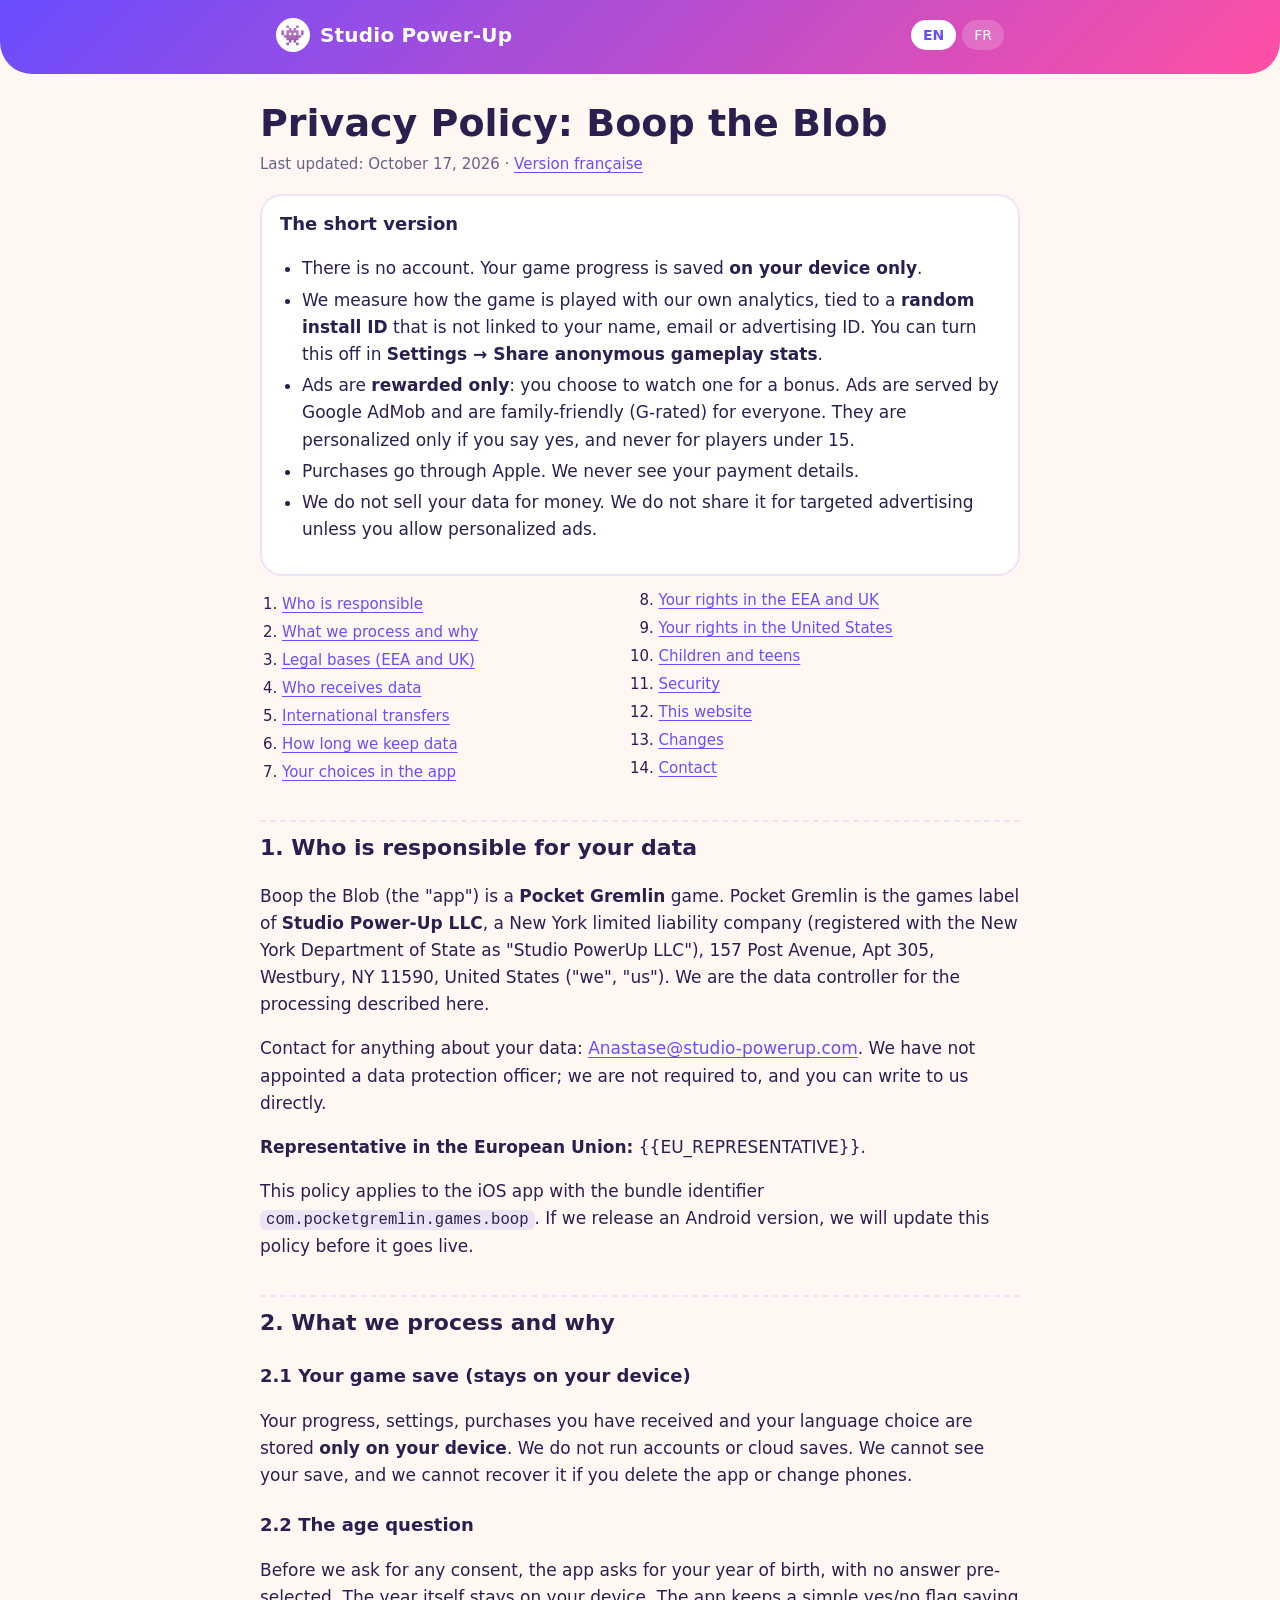
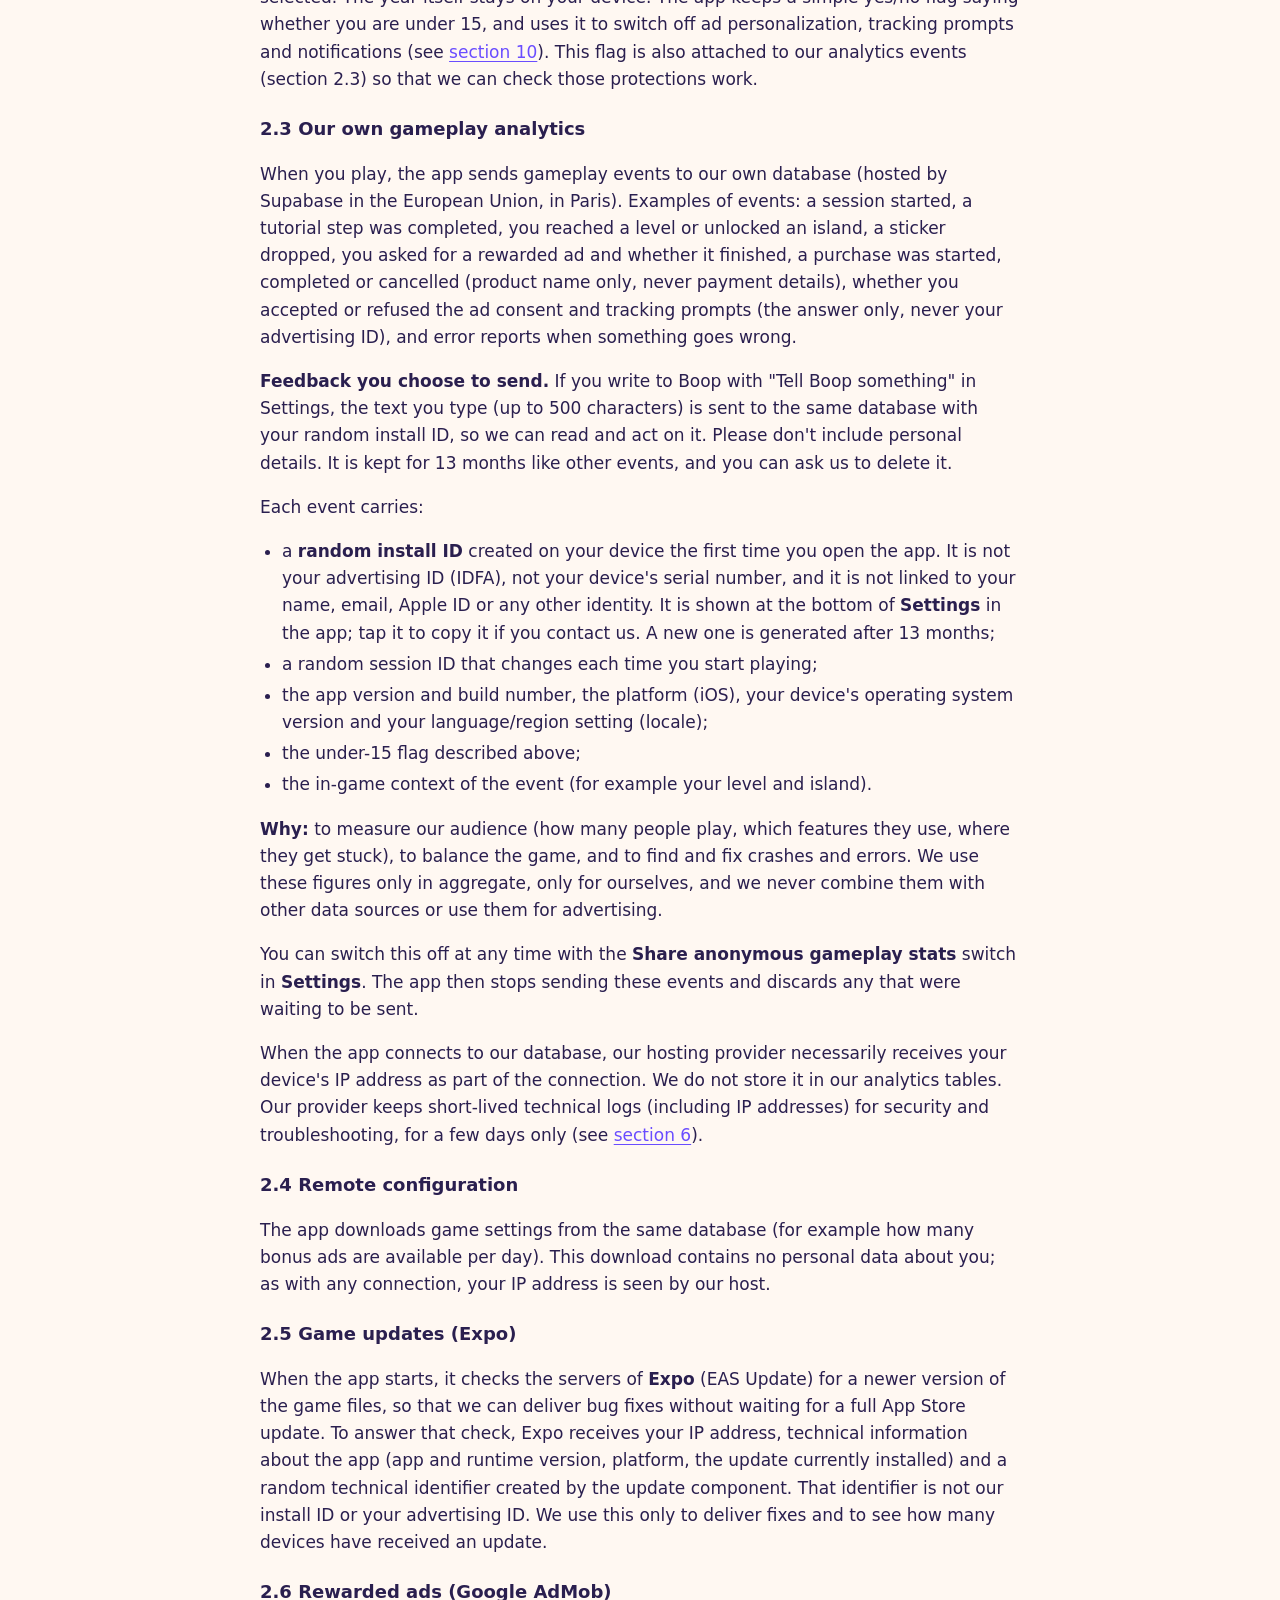
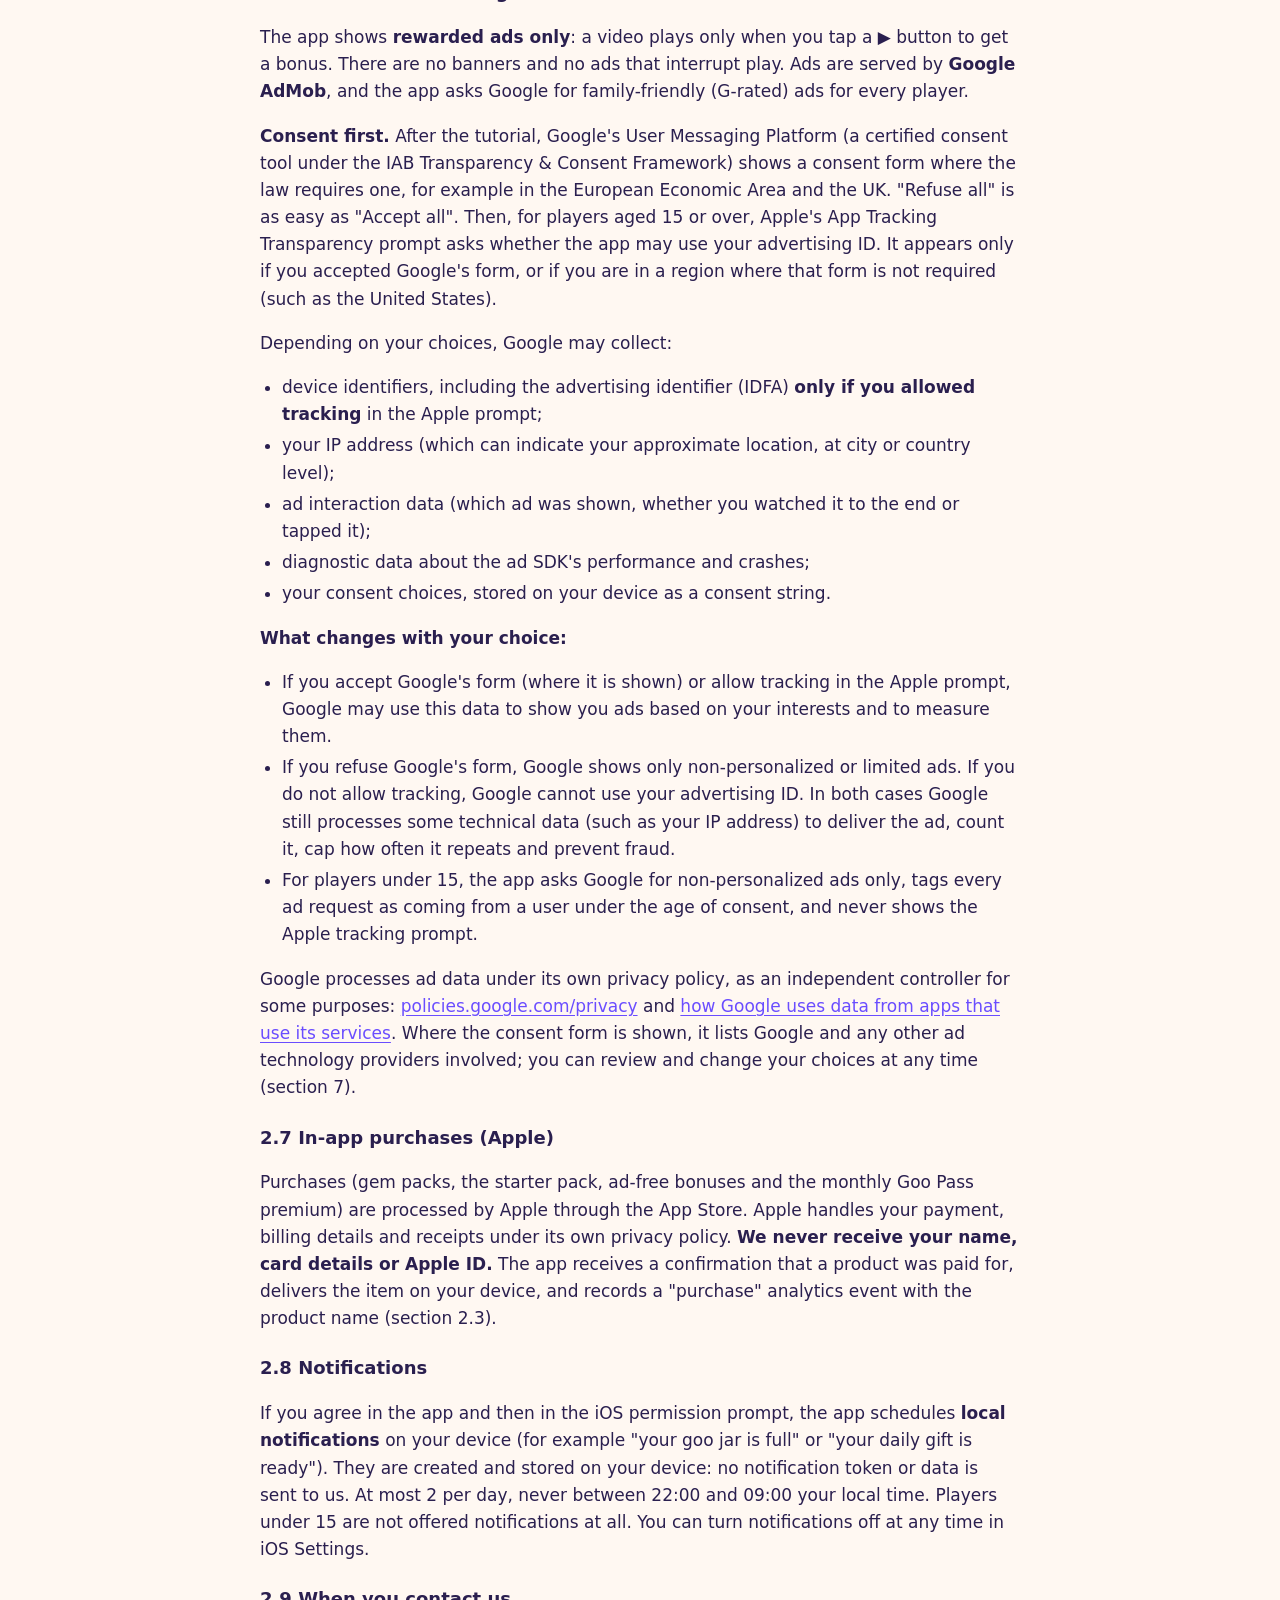
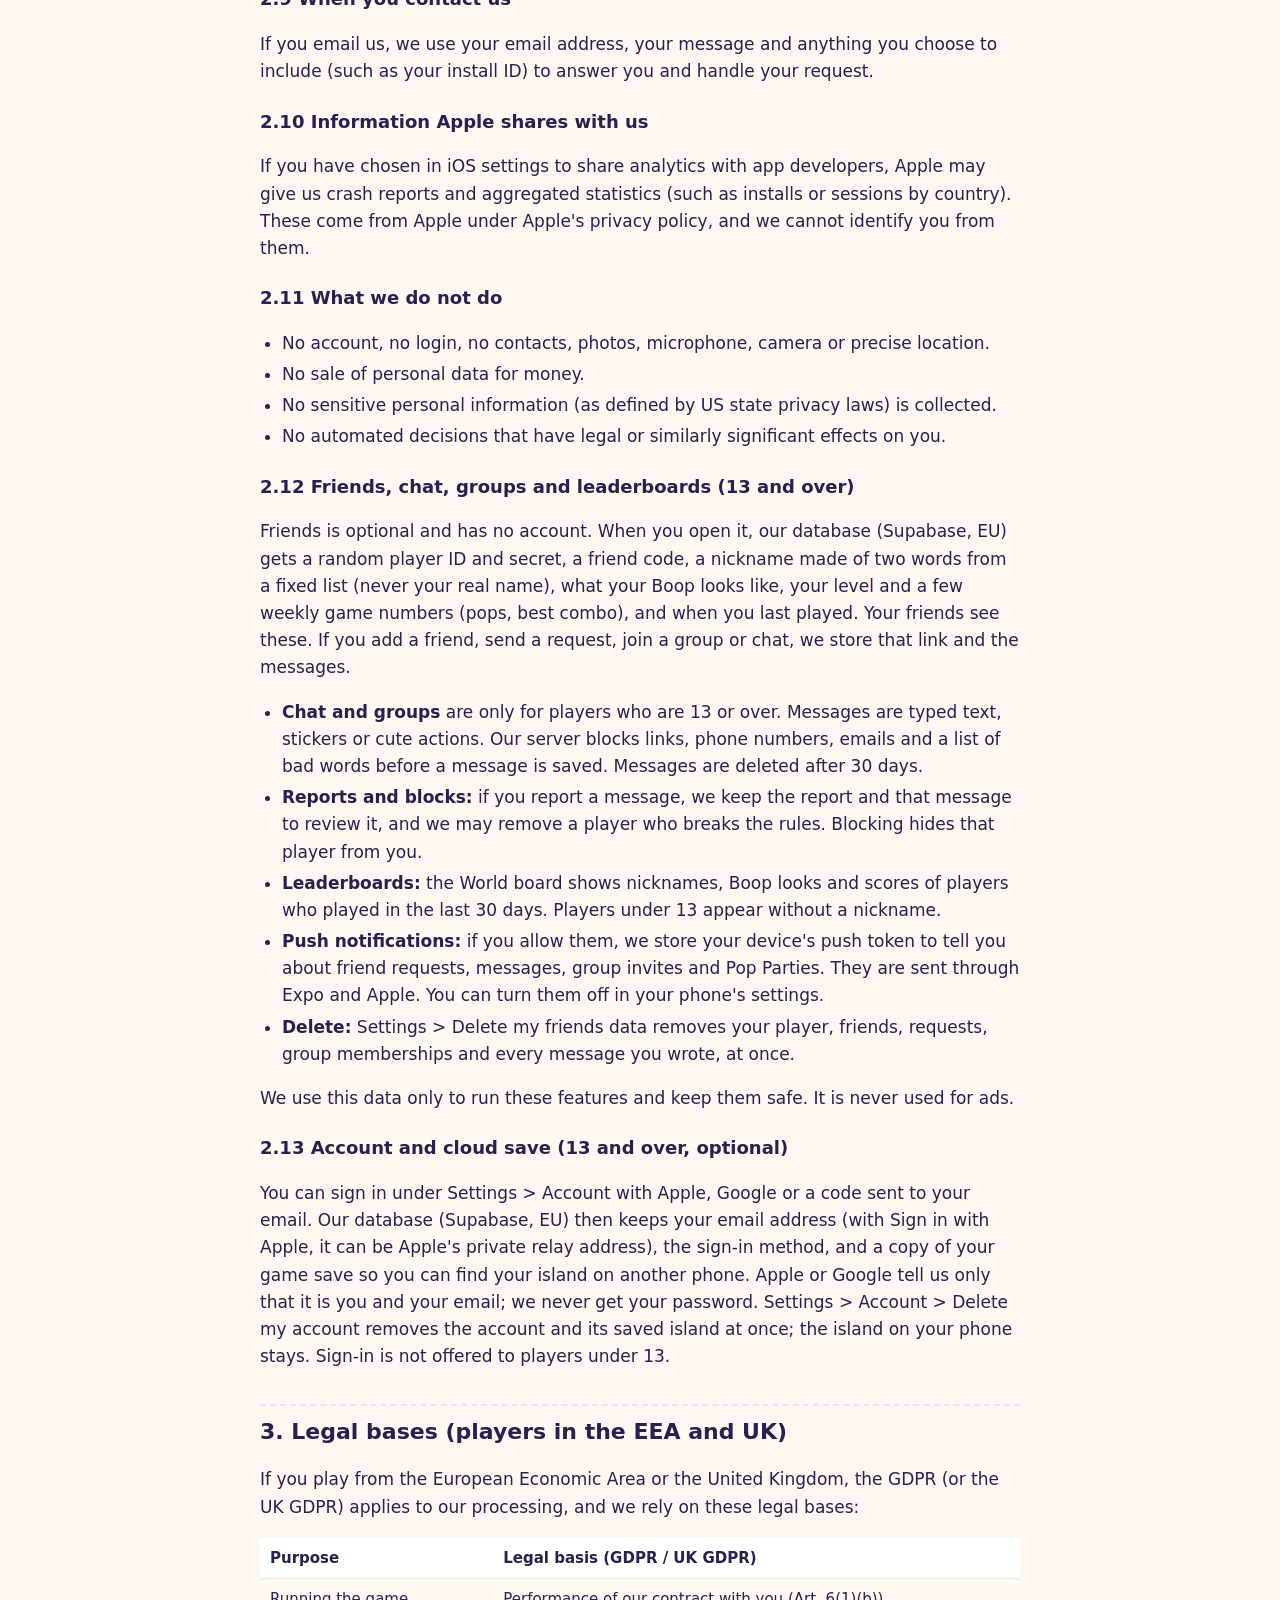
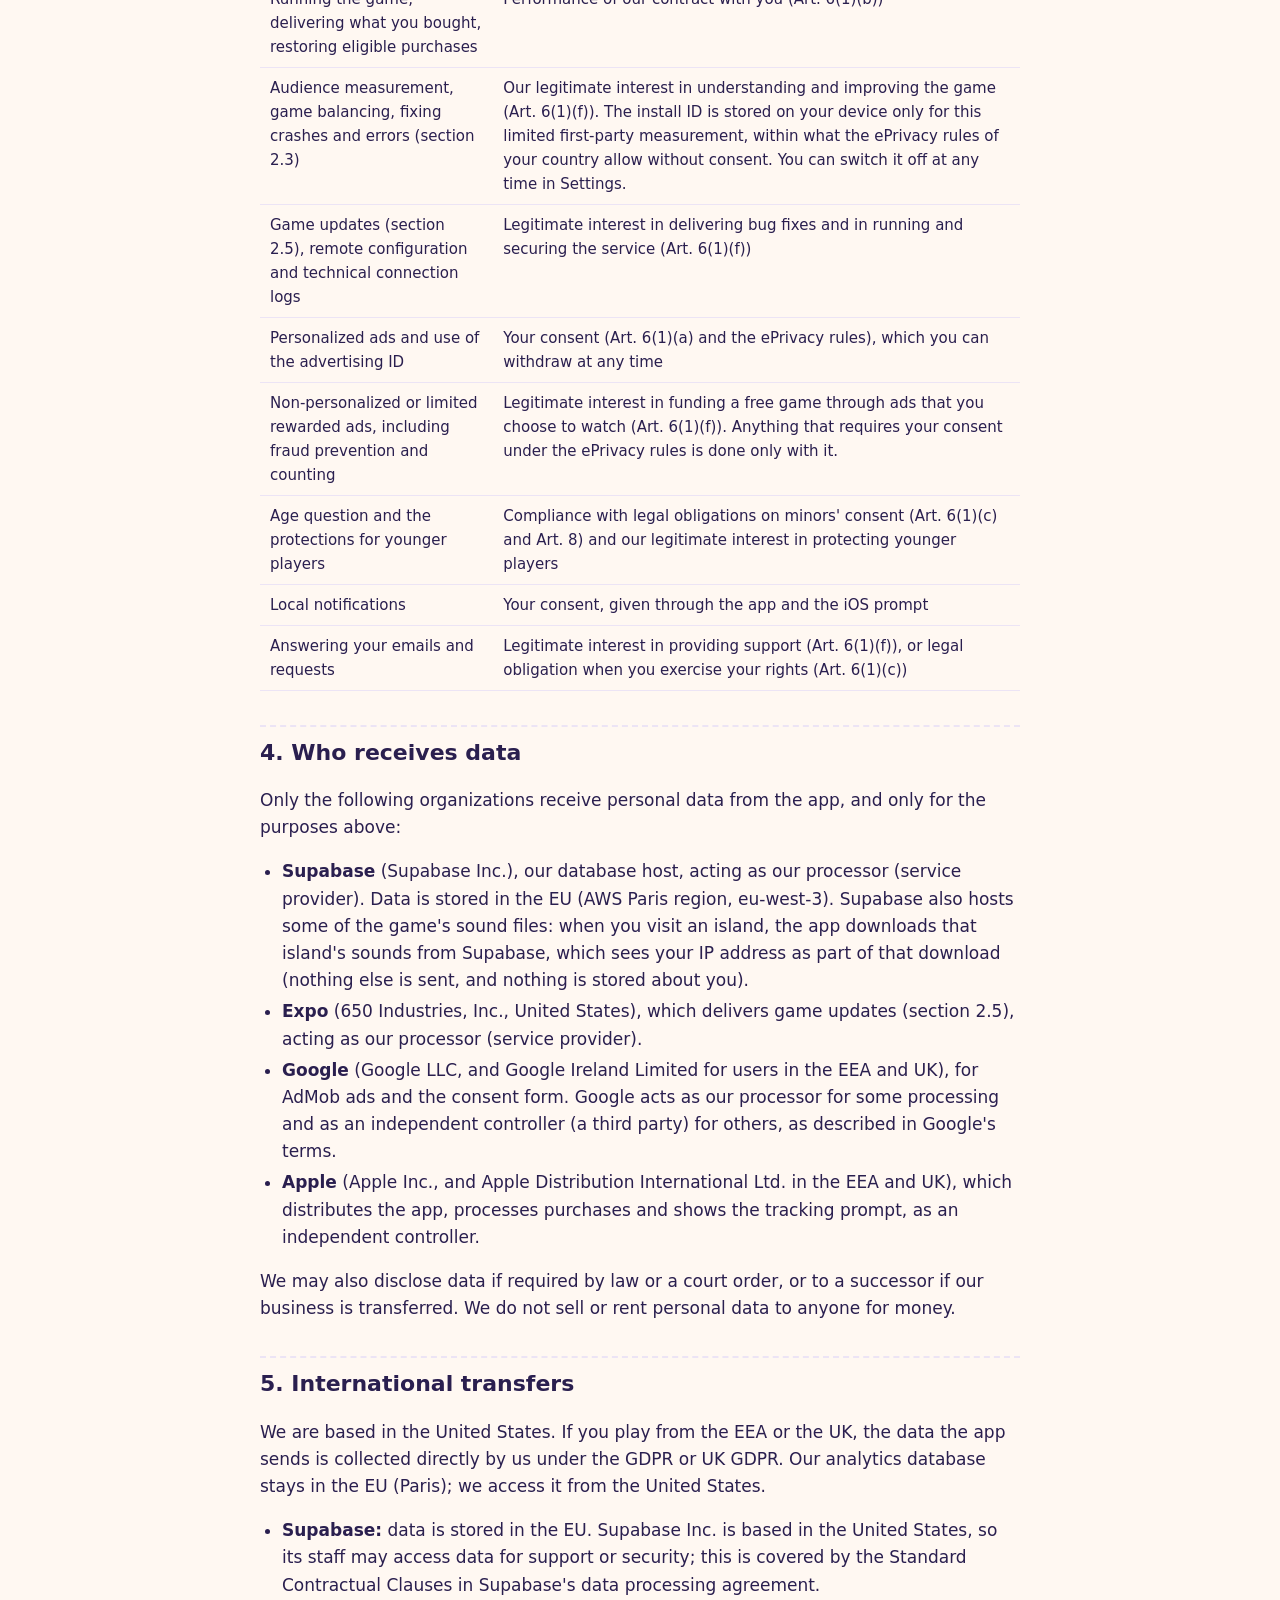
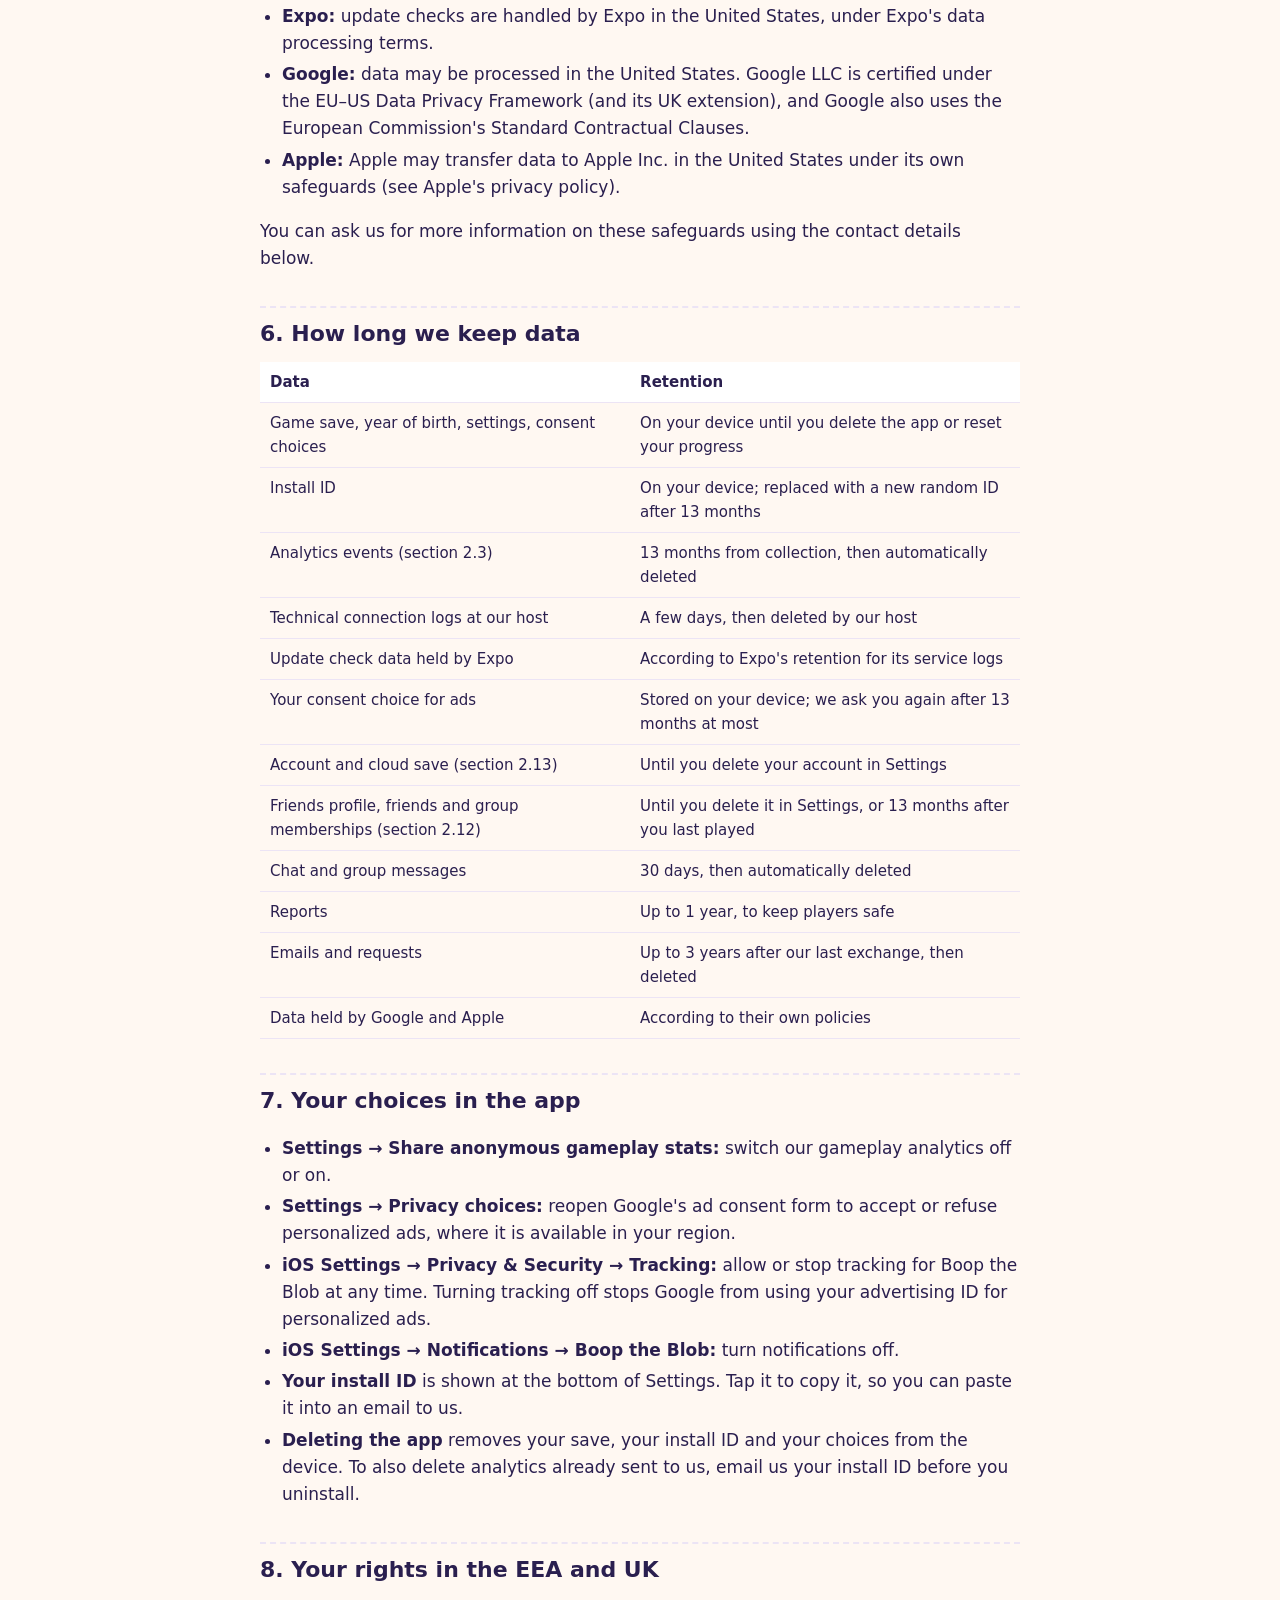
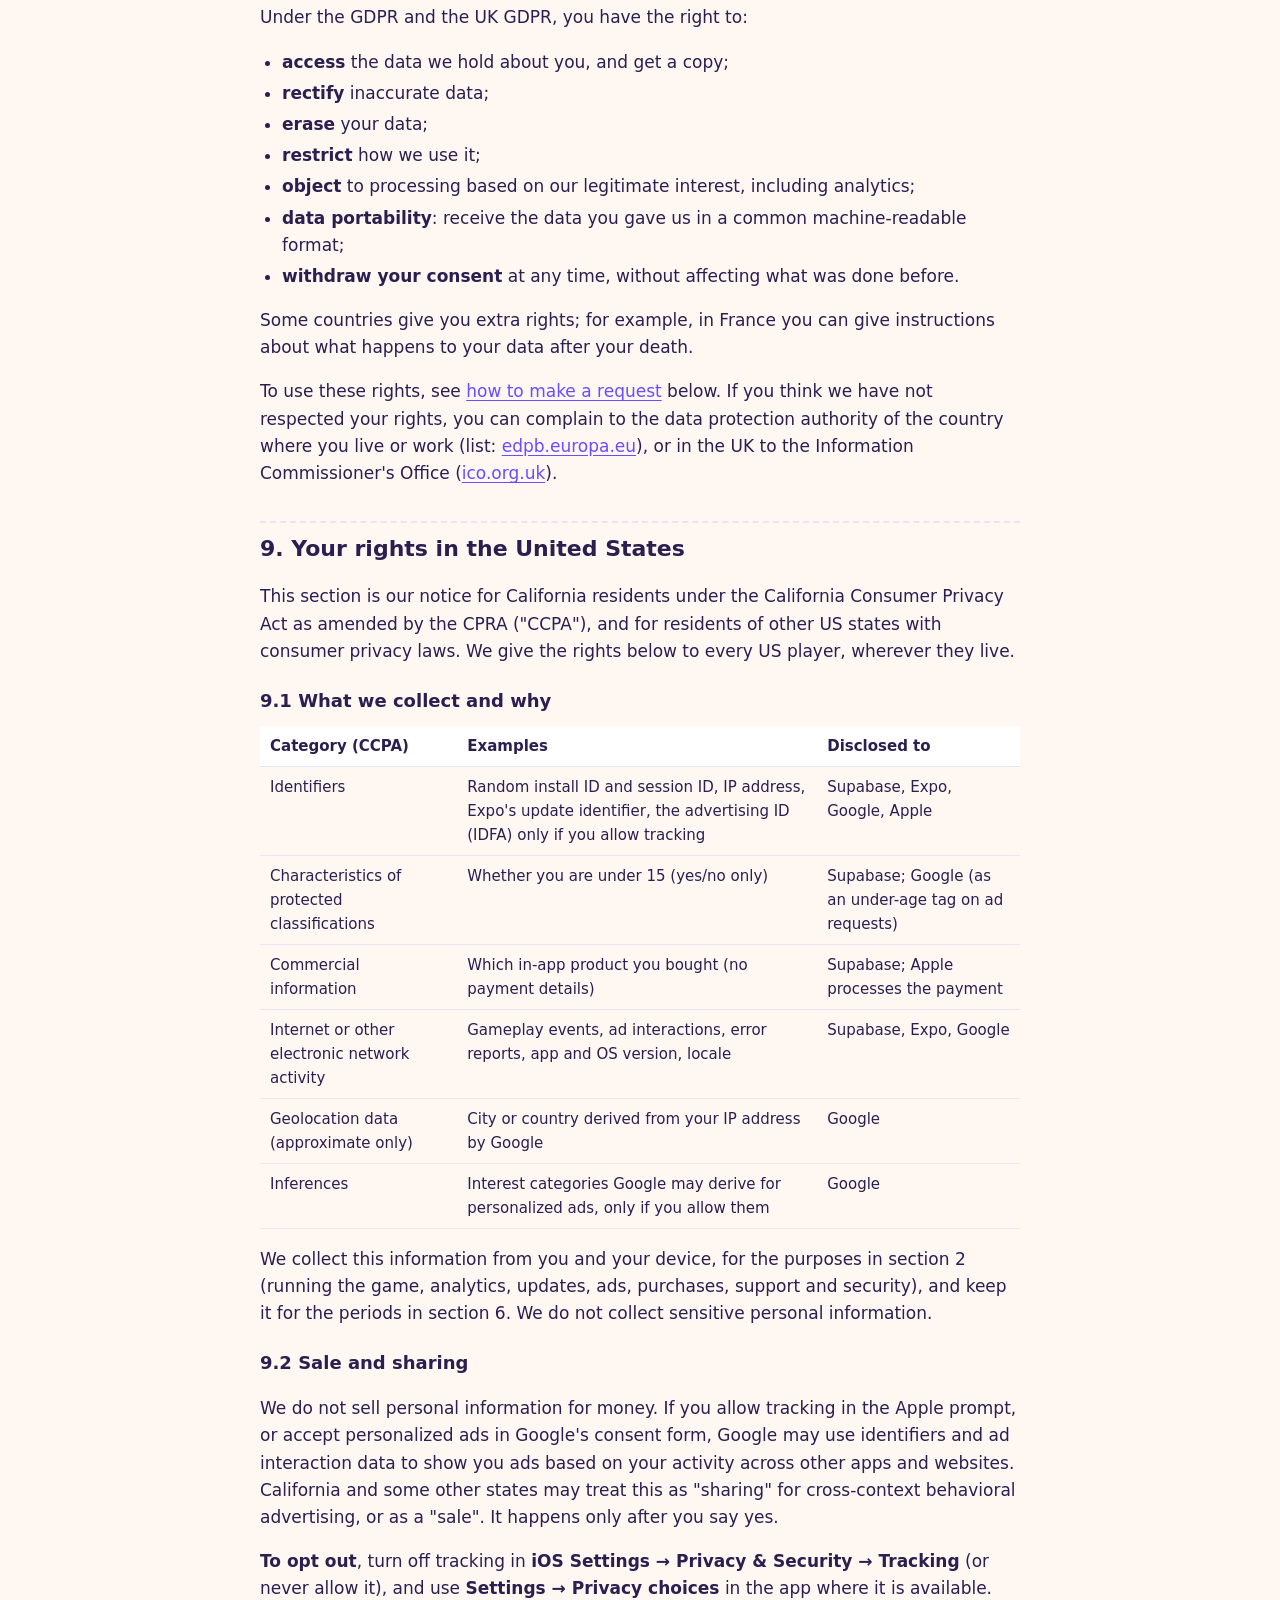
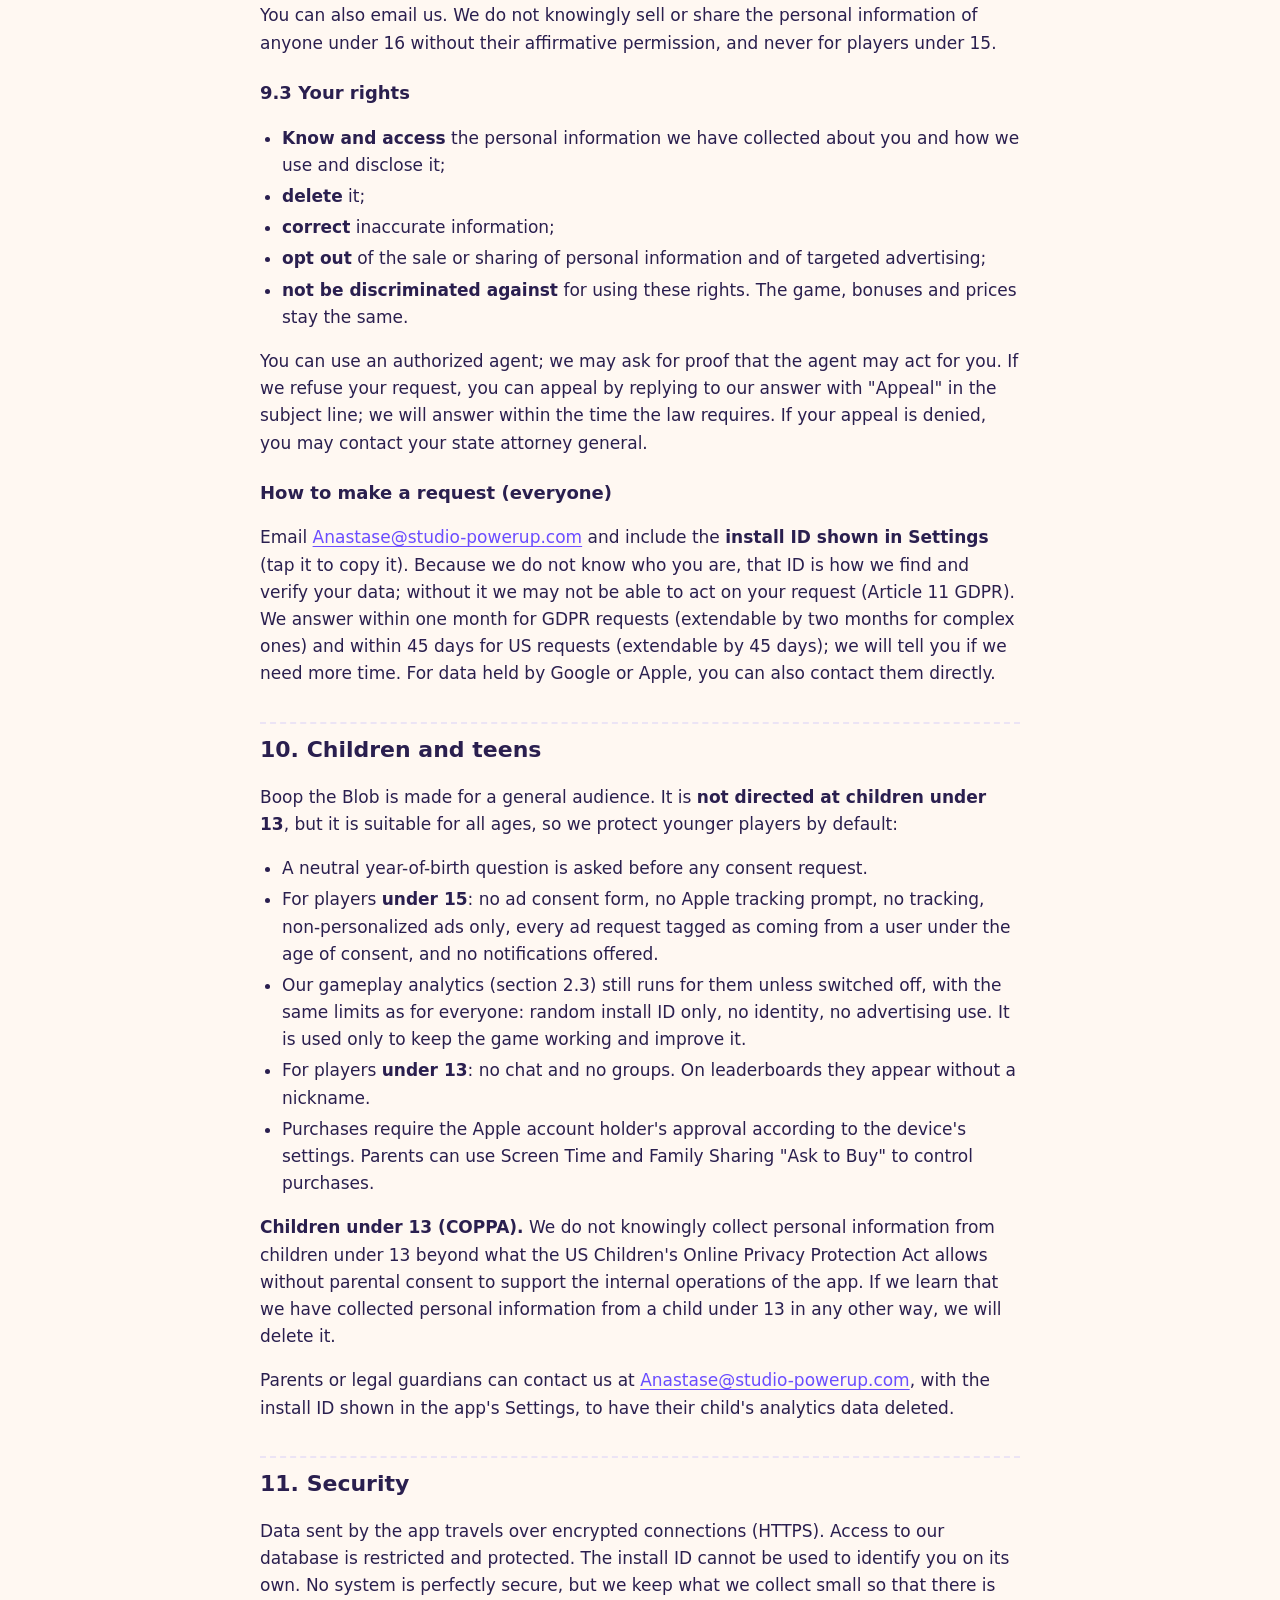
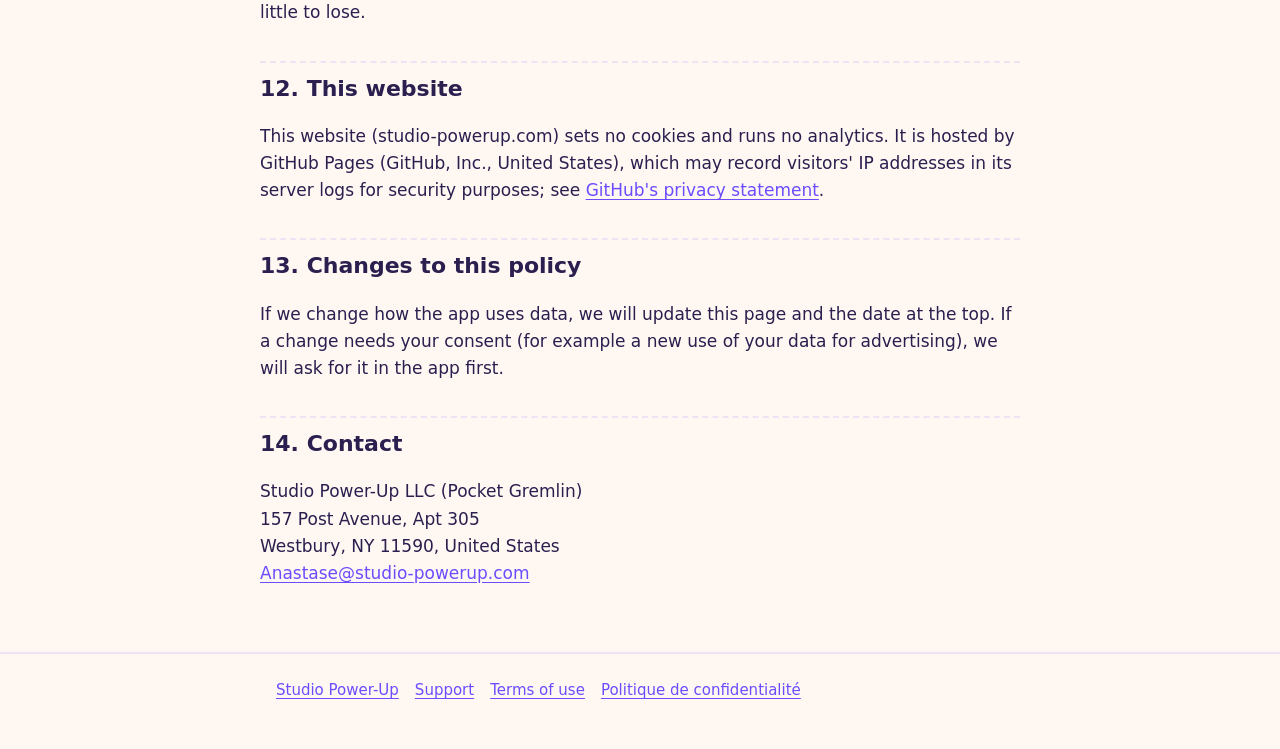
<file: boop/privacy.html>
<!-- DRAFT: pending legal review -->
<!doctype html>
<html lang="en">
<head>
<meta charset="utf-8">
<meta name="viewport" content="width=device-width, initial-scale=1">
<title>Boop the Blob: Privacy Policy</title>
<meta name="description" content="How Boop the Blob, a Pocket Gremlin game by Studio Power-Up LLC, handles your data.">
<meta name="robots" content="noindex">
<link rel="canonical" href="https://games.studio-powerup.com/boop/privacy.html">
<link rel="alternate" hreflang="en" href="https://games.studio-powerup.com/boop/privacy.html">
<link rel="alternate" hreflang="fr" href="https://games.studio-powerup.com/boop/privacy-fr.html">
<link rel="stylesheet" href="../style.css">
<link rel="icon" href="icon-256.png">
</head>
<body>
<header class="top">
  <div class="wrap">
    <a class="brand" href="../"><span class="mark" aria-hidden="true">👾</span>Studio Power-Up</a>
    <nav class="lang" aria-label="Language">
      <a href="privacy.html" aria-current="true" lang="en">EN</a>
      <a href="privacy-fr.html" lang="fr">FR</a>
    </nav>
  </div>
</header>

<main class="wrap doc">
  <h1>Privacy Policy: Boop the Blob</h1>
  <p class="meta">Last updated: October 17, 2026 · <a href="privacy-fr.html" lang="fr">Version française</a></p>

  <section class="tldr" aria-labelledby="tldr">
    <h2 id="tldr">The short version</h2>
    <ul>
      <li>There is no account. Your game progress is saved <b>on your device only</b>.</li>
      <li>We measure how the game is played with our own analytics, tied to a <b>random install ID</b> that is not linked to your name, email or advertising ID. You can turn this off in <b>Settings → Share anonymous gameplay stats</b>.</li>
      <li>Ads are <b>rewarded only</b>: you choose to watch one for a bonus. Ads are served by Google AdMob and are family-friendly (G-rated) for everyone. They are personalized only if you say yes, and never for players under 15.</li>
      <li>Purchases go through Apple. We never see your payment details.</li>
      <li>We do not sell your data for money. We do not share it for targeted advertising unless you allow personalized ads.</li>
    </ul>
  </section>

  <nav aria-label="Contents">
    <ol class="toc">
      <li><a href="#controller">Who is responsible</a></li>
      <li><a href="#data">What we process and why</a></li>
      <li><a href="#bases">Legal bases (EEA and UK)</a></li>
      <li><a href="#recipients">Who receives data</a></li>
      <li><a href="#transfers">International transfers</a></li>
      <li><a href="#retention">How long we keep data</a></li>
      <li><a href="#choices">Your choices in the app</a></li>
      <li><a href="#rights">Your rights in the EEA and UK</a></li>
      <li><a href="#us-rights">Your rights in the United States</a></li>
      <li><a href="#children">Children and teens</a></li>
      <li><a href="#security">Security</a></li>
      <li><a href="#website">This website</a></li>
      <li><a href="#changes">Changes</a></li>
      <li><a href="#contact">Contact</a></li>
    </ol>
  </nav>

  <h2 id="controller">1. Who is responsible for your data</h2>
  <p>Boop the Blob (the "app") is a <b>Pocket Gremlin</b> game. Pocket Gremlin is the games label of <b>Studio Power-Up LLC</b>, a New York limited liability company (registered with the New York Department of State as "Studio PowerUp LLC"), 157 Post Avenue, Apt 305, Westbury, NY 11590, United States ("we", "us"). We are the data controller for the processing described here.</p>
  <p>Contact for anything about your data: <a href="mailto:Anastase@studio-powerup.com">Anastase@studio-powerup.com</a>. We have not appointed a data protection officer; we are not required to, and you can write to us directly.</p>
  <p><b>Representative in the European Union:</b> {{EU_REPRESENTATIVE}}. <!-- Art. 27 GDPR: a non-EU controller that offers goods or services to people in the EU may have to appoint an EU representative unless the processing is occasional and low-risk. Decide with counsel; a UK representative (UK GDPR Art. 27) may also be needed. Remove this line if counsel confirms neither is required. --></p>
  <p>This policy applies to the iOS app with the bundle identifier <code>com.pocketgremlin.games.boop</code>. If we release an Android version, we will update this policy before it goes live.</p>

  <h2 id="data">2. What we process and why</h2>

  <h3>2.1 Your game save (stays on your device)</h3>
  <p>Your progress, settings, purchases you have received and your language choice are stored <b>only on your device</b>. We do not run accounts or cloud saves. We cannot see your save, and we cannot recover it if you delete the app or change phones.</p>

  <h3>2.2 The age question</h3>
  <p>Before we ask for any consent, the app asks for your year of birth, with no answer pre-selected. The year itself stays on your device. The app keeps a simple yes/no flag saying whether you are under 15, and uses it to switch off ad personalization, tracking prompts and notifications (see <a href="#children">section 10</a>). This flag is also attached to our analytics events (section 2.3) so that we can check those protections work.</p>

  <h3>2.3 Our own gameplay analytics</h3>
  <p>When you play, the app sends gameplay events to our own database (hosted by Supabase in the European Union, in Paris). Examples of events: a session started, a tutorial step was completed, you reached a level or unlocked an island, a sticker dropped, you asked for a rewarded ad and whether it finished, a purchase was started, completed or cancelled (product name only, never payment details), whether you accepted or refused the ad consent and tracking prompts (the answer only, never your advertising ID), and error reports when something goes wrong.</p>
  <p><b>Feedback you choose to send.</b> If you write to Boop with "Tell Boop something" in Settings, the text you type (up to 500 characters) is sent to the same database with your random install ID, so we can read and act on it. Please don't include personal details. It is kept for 13 months like other events, and you can ask us to delete it.</p>
  <p>Each event carries:</p>
  <ul>
    <li>a <b>random install ID</b> created on your device the first time you open the app. It is not your advertising ID (IDFA), not your device's serial number, and it is not linked to your name, email, Apple ID or any other identity. It is shown at the bottom of <b>Settings</b> in the app; tap it to copy it if you contact us. A new one is generated after 13 months;</li>
    <li>a random session ID that changes each time you start playing;</li>
    <li>the app version and build number, the platform (iOS), your device's operating system version and your language/region setting (locale);</li>
    <li>the under-15 flag described above;</li>
    <li>the in-game context of the event (for example your level and island).</li>
  </ul>
  <p><b>Why:</b> to measure our audience (how many people play, which features they use, where they get stuck), to balance the game, and to find and fix crashes and errors. We use these figures only in aggregate, only for ourselves, and we never combine them with other data sources or use them for advertising.</p>
  <p>You can switch this off at any time with the <b>Share anonymous gameplay stats</b> switch in <b>Settings</b>. The app then stops sending these events and discards any that were waiting to be sent.</p>
  <p>When the app connects to our database, our hosting provider necessarily receives your device's IP address as part of the connection. We do not store it in our analytics tables. Our provider keeps short-lived technical logs (including IP addresses) for security and troubleshooting, for a few days only (see <a href="#retention">section 6</a>).</p>

  <h3>2.4 Remote configuration</h3>
  <p>The app downloads game settings from the same database (for example how many bonus ads are available per day). This download contains no personal data about you; as with any connection, your IP address is seen by our host.</p>

  <h3>2.5 Game updates (Expo)</h3>
  <p>When the app starts, it checks the servers of <b>Expo</b> (EAS Update) for a newer version of the game files, so that we can deliver bug fixes without waiting for a full App Store update. To answer that check, Expo receives your IP address, technical information about the app (app and runtime version, platform, the update currently installed) and a random technical identifier created by the update component. That identifier is not our install ID or your advertising ID. We use this only to deliver fixes and to see how many devices have received an update.</p>

  <h3>2.6 Rewarded ads (Google AdMob)</h3>
  <p>The app shows <b>rewarded ads only</b>: a video plays only when you tap a ▶ button to get a bonus. There are no banners and no ads that interrupt play. Ads are served by <b>Google AdMob</b>, and the app asks Google for family-friendly (G-rated) ads for every player.</p>
  <p><b>Consent first.</b> After the tutorial, Google's User Messaging Platform (a certified consent tool under the IAB Transparency &amp; Consent Framework) shows a consent form where the law requires one, for example in the European Economic Area and the UK. "Refuse all" is as easy as "Accept all". Then, for players aged 15 or over, Apple's App Tracking Transparency prompt asks whether the app may use your advertising ID. It appears only if you accepted Google's form, or if you are in a region where that form is not required (such as the United States).</p>
  <p>Depending on your choices, Google may collect:</p>
  <ul>
    <li>device identifiers, including the advertising identifier (IDFA) <b>only if you allowed tracking</b> in the Apple prompt;</li>
    <li>your IP address (which can indicate your approximate location, at city or country level);</li>
    <li>ad interaction data (which ad was shown, whether you watched it to the end or tapped it);</li>
    <li>diagnostic data about the ad SDK's performance and crashes;</li>
    <li>your consent choices, stored on your device as a consent string.</li>
  </ul>
  <p><b>What changes with your choice:</b></p>
  <ul>
    <li>If you accept Google's form (where it is shown) or allow tracking in the Apple prompt, Google may use this data to show you ads based on your interests and to measure them.</li>
    <li>If you refuse Google's form, Google shows only non-personalized or limited ads. If you do not allow tracking, Google cannot use your advertising ID. In both cases Google still processes some technical data (such as your IP address) to deliver the ad, count it, cap how often it repeats and prevent fraud.</li>
    <li>For players under 15, the app asks Google for non-personalized ads only, tags every ad request as coming from a user under the age of consent, and never shows the Apple tracking prompt.</li>
  </ul>
  <p>Google processes ad data under its own privacy policy, as an independent controller for some purposes: <a href="https://policies.google.com/privacy">policies.google.com/privacy</a> and <a href="https://policies.google.com/technologies/partner-sites">how Google uses data from apps that use its services</a>. Where the consent form is shown, it lists Google and any other ad technology providers involved; you can review and change your choices at any time (section 7).</p>

  <h3>2.7 In-app purchases (Apple)</h3>
  <p>Purchases (gem packs, the starter pack, ad-free bonuses and the monthly Goo Pass premium) are processed by Apple through the App Store. Apple handles your payment, billing details and receipts under its own privacy policy. <b>We never receive your name, card details or Apple ID.</b> The app receives a confirmation that a product was paid for, delivers the item on your device, and records a "purchase" analytics event with the product name (section 2.3).</p>

  <h3>2.8 Notifications</h3>
  <p>If you agree in the app and then in the iOS permission prompt, the app schedules <b>local notifications</b> on your device (for example "your goo jar is full" or "your daily gift is ready"). They are created and stored on your device: no notification token or data is sent to us. At most 2 per day, never between 22:00 and 09:00 your local time. Players under 15 are not offered notifications at all. You can turn notifications off at any time in iOS Settings.</p>

  <h3>2.9 When you contact us</h3>
  <p>If you email us, we use your email address, your message and anything you choose to include (such as your install ID) to answer you and handle your request.</p>

  <h3>2.10 Information Apple shares with us</h3>
  <p>If you have chosen in iOS settings to share analytics with app developers, Apple may give us crash reports and aggregated statistics (such as installs or sessions by country). These come from Apple under Apple's privacy policy, and we cannot identify you from them.</p>

  <h3>2.11 What we do not do</h3>
  <ul>
    <li>No account, no login, no contacts, photos, microphone, camera or precise location.</li>
    <li>No sale of personal data for money.</li>
    <li>No sensitive personal information (as defined by US state privacy laws) is collected.</li>
    <li>No automated decisions that have legal or similarly significant effects on you.</li>
  </ul>

  <h3 id="friends">2.12 Friends, chat, groups and leaderboards (13 and over)</h3>
  <p>Friends is optional and has no account. When you open it, our database (Supabase, EU) gets a random player ID and secret, a friend code, a nickname made of two words from a fixed list (never your real name), what your Boop looks like, your level and a few weekly game numbers (pops, best combo), and when you last played. Your friends see these. If you add a friend, send a request, join a group or chat, we store that link and the messages.</p>
  <ul>
    <li><b>Chat and groups</b> are only for players who are 13 or over. Messages are typed text, stickers or cute actions. Our server blocks links, phone numbers, emails and a list of bad words before a message is saved. Messages are deleted after 30 days.</li>
    <li><b>Reports and blocks:</b> if you report a message, we keep the report and that message to review it, and we may remove a player who breaks the rules. Blocking hides that player from you.</li>
    <li><b>Leaderboards:</b> the World board shows nicknames, Boop looks and scores of players who played in the last 30 days. Players under 13 appear without a nickname.</li>
    <li><b>Push notifications:</b> if you allow them, we store your device's push token to tell you about friend requests, messages, group invites and Pop Parties. They are sent through Expo and Apple. You can turn them off in your phone's settings.</li>
    <li><b>Delete:</b> Settings &gt; Delete my friends data removes your player, friends, requests, group memberships and every message you wrote, at once.</li>
  </ul>
  <p>We use this data only to run these features and keep them safe. It is never used for ads.</p>

  <h3 id="account">2.13 Account and cloud save (13 and over, optional)</h3>
  <p>You can sign in under Settings &gt; Account with Apple, Google or a code sent to your email. Our database (Supabase, EU) then keeps your email address (with Sign in with Apple, it can be Apple's private relay address), the sign-in method, and a copy of your game save so you can find your island on another phone. Apple or Google tell us only that it is you and your email; we never get your password. Settings &gt; Account &gt; Delete my account removes the account and its saved island at once; the island on your phone stays. Sign-in is not offered to players under 13.</p>

  <h2 id="bases">3. Legal bases (players in the EEA and UK)</h2>
  <p>If you play from the European Economic Area or the United Kingdom, the GDPR (or the UK GDPR) applies to our processing, and we rely on these legal bases:</p>
  <div class="table-scroll">
  <table>
    <thead><tr><th>Purpose</th><th>Legal basis (GDPR / UK GDPR)</th></tr></thead>
    <tbody>
      <tr><td>Running the game, delivering what you bought, restoring eligible purchases</td><td>Performance of our contract with you (Art. 6(1)(b))</td></tr>
      <tr><td>Audience measurement, game balancing, fixing crashes and errors (section 2.3)</td><td>Our legitimate interest in understanding and improving the game (Art. 6(1)(f)). The install ID is stored on your device only for this limited first-party measurement, within what the ePrivacy rules of your country allow without consent. You can switch it off at any time in Settings.</td></tr>
      <tr><td>Game updates (section 2.5), remote configuration and technical connection logs</td><td>Legitimate interest in delivering bug fixes and in running and securing the service (Art. 6(1)(f))</td></tr>
      <tr><td>Personalized ads and use of the advertising ID</td><td>Your consent (Art. 6(1)(a) and the ePrivacy rules), which you can withdraw at any time</td></tr>
      <tr><td>Non-personalized or limited rewarded ads, including fraud prevention and counting</td><td>Legitimate interest in funding a free game through ads that you choose to watch (Art. 6(1)(f)). Anything that requires your consent under the ePrivacy rules is done only with it.</td></tr>
      <tr><td>Age question and the protections for younger players</td><td>Compliance with legal obligations on minors' consent (Art. 6(1)(c) and Art. 8) and our legitimate interest in protecting younger players</td></tr>
      <tr><td>Local notifications</td><td>Your consent, given through the app and the iOS prompt</td></tr>
      <tr><td>Answering your emails and requests</td><td>Legitimate interest in providing support (Art. 6(1)(f)), or legal obligation when you exercise your rights (Art. 6(1)(c))</td></tr>
    </tbody>
  </table>
  </div>

  <h2 id="recipients">4. Who receives data</h2>
  <p>Only the following organizations receive personal data from the app, and only for the purposes above:</p>
  <ul>
    <li><b>Supabase</b> (Supabase Inc.), our database host, acting as our processor (service provider). Data is stored in the EU (AWS Paris region, eu-west-3). Supabase also hosts some of the game's sound files: when you visit an island, the app downloads that island's sounds from Supabase, which sees your IP address as part of that download (nothing else is sent, and nothing is stored about you).</li>
    <li><b>Expo</b> (650 Industries, Inc., United States), which delivers game updates (section 2.5), acting as our processor (service provider).</li>
    <li><b>Google</b> (Google LLC, and Google Ireland Limited for users in the EEA and UK), for AdMob ads and the consent form. Google acts as our processor for some processing and as an independent controller (a third party) for others, as described in Google's terms.</li>
    <li><b>Apple</b> (Apple Inc., and Apple Distribution International Ltd. in the EEA and UK), which distributes the app, processes purchases and shows the tracking prompt, as an independent controller.</li>
  </ul>
  <p>We may also disclose data if required by law or a court order, or to a successor if our business is transferred. We do not sell or rent personal data to anyone for money.</p>

  <h2 id="transfers">5. International transfers</h2>
  <p>We are based in the United States. If you play from the EEA or the UK, the data the app sends is collected directly by us under the GDPR or UK GDPR. Our analytics database stays in the EU (Paris); we access it from the United States.</p>
  <ul>
    <li><b>Supabase:</b> data is stored in the EU. Supabase Inc. is based in the United States, so its staff may access data for support or security; this is covered by the Standard Contractual Clauses in Supabase's data processing agreement.</li>
    <li><b>Expo:</b> update checks are handled by Expo in the United States, under Expo's data processing terms.</li>
    <li><b>Google:</b> data may be processed in the United States. Google LLC is certified under the EU–US Data Privacy Framework (and its UK extension), and Google also uses the European Commission's Standard Contractual Clauses.</li>
    <li><b>Apple:</b> Apple may transfer data to Apple Inc. in the United States under its own safeguards (see Apple's privacy policy).</li>
  </ul>
  <p>You can ask us for more information on these safeguards using the contact details below.</p>

  <h2 id="retention">6. How long we keep data</h2>
  <div class="table-scroll">
  <table>
    <thead><tr><th>Data</th><th>Retention</th></tr></thead>
    <tbody>
      <tr><td>Game save, year of birth, settings, consent choices</td><td>On your device until you delete the app or reset your progress</td></tr>
      <tr><td>Install ID</td><td>On your device; replaced with a new random ID after 13 months</td></tr>
      <tr><td>Analytics events (section 2.3)</td><td>13 months from collection, then automatically deleted</td></tr>
      <tr><td>Technical connection logs at our host</td><td>A few days, then deleted by our host</td></tr>
      <tr><td>Update check data held by Expo</td><td>According to Expo's retention for its service logs</td></tr>
      <tr><td>Your consent choice for ads</td><td>Stored on your device; we ask you again after 13 months at most</td></tr>
      <tr><td>Account and cloud save (section 2.13)</td><td>Until you delete your account in Settings</td></tr>
      <tr><td>Friends profile, friends and group memberships (section 2.12)</td><td>Until you delete it in Settings, or 13 months after you last played</td></tr>
      <tr><td>Chat and group messages</td><td>30 days, then automatically deleted</td></tr>
      <tr><td>Reports</td><td>Up to 1 year, to keep players safe</td></tr>
      <tr><td>Emails and requests</td><td>Up to 3 years after our last exchange, then deleted</td></tr>
      <tr><td>Data held by Google and Apple</td><td>According to their own policies</td></tr>
    </tbody>
  </table>
  </div>

  <h2 id="choices">7. Your choices in the app</h2>
  <ul>
    <li><b>Settings → Share anonymous gameplay stats:</b> switch our gameplay analytics off or on.</li>
    <li><b>Settings → Privacy choices:</b> reopen Google's ad consent form to accept or refuse personalized ads, where it is available in your region.</li>
    <li><b>iOS Settings → Privacy &amp; Security → Tracking:</b> allow or stop tracking for Boop the Blob at any time. Turning tracking off stops Google from using your advertising ID for personalized ads.</li>
    <li><b>iOS Settings → Notifications → Boop the Blob:</b> turn notifications off.</li>
    <li><b>Your install ID</b> is shown at the bottom of Settings. Tap it to copy it, so you can paste it into an email to us.</li>
    <li><b>Deleting the app</b> removes your save, your install ID and your choices from the device. To also delete analytics already sent to us, email us your install ID before you uninstall.</li>
  </ul>

  <h2 id="rights">8. Your rights in the EEA and UK</h2>
  <p>Under the GDPR and the UK GDPR, you have the right to:</p>
  <ul>
    <li><b>access</b> the data we hold about you, and get a copy;</li>
    <li><b>rectify</b> inaccurate data;</li>
    <li><b>erase</b> your data;</li>
    <li><b>restrict</b> how we use it;</li>
    <li><b>object</b> to processing based on our legitimate interest, including analytics;</li>
    <li><b>data portability</b>: receive the data you gave us in a common machine-readable format;</li>
    <li><b>withdraw your consent</b> at any time, without affecting what was done before.</li>
  </ul>
  <p>Some countries give you extra rights; for example, in France you can give instructions about what happens to your data after your death.</p>
  <p>To use these rights, see <a href="#exercise">how to make a request</a> below. If you think we have not respected your rights, you can complain to the data protection authority of the country where you live or work (list: <a href="https://www.edpb.europa.eu/about-edpb/about-edpb/members_en">edpb.europa.eu</a>), or in the UK to the Information Commissioner's Office (<a href="https://ico.org.uk">ico.org.uk</a>).</p>

  <h2 id="us-rights">9. Your rights in the United States</h2>
  <p>This section is our notice for California residents under the California Consumer Privacy Act as amended by the CPRA ("CCPA"), and for residents of other US states with consumer privacy laws. We give the rights below to every US player, wherever they live.</p>

  <h3>9.1 What we collect and why</h3>
  <div class="table-scroll">
  <table>
    <thead><tr><th>Category (CCPA)</th><th>Examples</th><th>Disclosed to</th></tr></thead>
    <tbody>
      <tr><td>Identifiers</td><td>Random install ID and session ID, IP address, Expo's update identifier, the advertising ID (IDFA) only if you allow tracking</td><td>Supabase, Expo, Google, Apple</td></tr>
      <tr><td>Characteristics of protected classifications</td><td>Whether you are under 15 (yes/no only)</td><td>Supabase; Google (as an under-age tag on ad requests)</td></tr>
      <tr><td>Commercial information</td><td>Which in-app product you bought (no payment details)</td><td>Supabase; Apple processes the payment</td></tr>
      <tr><td>Internet or other electronic network activity</td><td>Gameplay events, ad interactions, error reports, app and OS version, locale</td><td>Supabase, Expo, Google</td></tr>
      <tr><td>Geolocation data (approximate only)</td><td>City or country derived from your IP address by Google</td><td>Google</td></tr>
      <tr><td>Inferences</td><td>Interest categories Google may derive for personalized ads, only if you allow them</td><td>Google</td></tr>
    </tbody>
  </table>
  </div>
  <p>We collect this information from you and your device, for the purposes in section 2 (running the game, analytics, updates, ads, purchases, support and security), and keep it for the periods in section 6. We do not collect sensitive personal information.</p>

  <h3>9.2 Sale and sharing</h3>
  <p>We do not sell personal information for money. If you allow tracking in the Apple prompt, or accept personalized ads in Google's consent form, Google may use identifiers and ad interaction data to show you ads based on your activity across other apps and websites. California and some other states may treat this as "sharing" for cross-context behavioral advertising, or as a "sale". It happens only after you say yes.</p>
  <p><b>To opt out</b>, turn off tracking in <b>iOS Settings → Privacy &amp; Security → Tracking</b> (or never allow it), and use <b>Settings → Privacy choices</b> in the app where it is available. You can also email us. We do not knowingly sell or share the personal information of anyone under 16 without their affirmative permission, and never for players under 15.</p>

  <h3>9.3 Your rights</h3>
  <ul>
    <li><b>Know and access</b> the personal information we have collected about you and how we use and disclose it;</li>
    <li><b>delete</b> it;</li>
    <li><b>correct</b> inaccurate information;</li>
    <li><b>opt out</b> of the sale or sharing of personal information and of targeted advertising;</li>
    <li><b>not be discriminated against</b> for using these rights. The game, bonuses and prices stay the same.</li>
  </ul>
  <p>You can use an authorized agent; we may ask for proof that the agent may act for you. If we refuse your request, you can appeal by replying to our answer with "Appeal" in the subject line; we will answer within the time the law requires. If your appeal is denied, you may contact your state attorney general.</p>

  <h3 id="exercise">How to make a request (everyone)</h3>
  <p>Email <a href="mailto:Anastase@studio-powerup.com">Anastase@studio-powerup.com</a> and include the <b>install ID shown in Settings</b> (tap it to copy it). Because we do not know who you are, that ID is how we find and verify your data; without it we may not be able to act on your request (Article 11 GDPR). We answer within one month for GDPR requests (extendable by two months for complex ones) and within 45 days for US requests (extendable by 45 days); we will tell you if we need more time. For data held by Google or Apple, you can also contact them directly.</p>

  <h2 id="children">10. Children and teens</h2>
  <p>Boop the Blob is made for a general audience. It is <b>not directed at children under 13</b>, but it is suitable for all ages, so we protect younger players by default:</p>
  <ul>
    <li>A neutral year-of-birth question is asked before any consent request.</li>
    <li>For players <b>under 15</b>: no ad consent form, no Apple tracking prompt, no tracking, non-personalized ads only, every ad request tagged as coming from a user under the age of consent, and no notifications offered.</li>
    <li>Our gameplay analytics (section 2.3) still runs for them unless switched off, with the same limits as for everyone: random install ID only, no identity, no advertising use. It is used only to keep the game working and improve it.</li>
    <li>For players <b>under 13</b>: no chat and no groups. On leaderboards they appear without a nickname.</li>
    <li>Purchases require the Apple account holder's approval according to the device's settings. Parents can use Screen Time and Family Sharing "Ask to Buy" to control purchases.</li>
  </ul>
  <p><b>Children under 13 (COPPA).</b> We do not knowingly collect personal information from children under 13 beyond what the US Children's Online Privacy Protection Act allows without parental consent to support the internal operations of the app. If we learn that we have collected personal information from a child under 13 in any other way, we will delete it.</p>
  <p>Parents or legal guardians can contact us at <a href="mailto:Anastase@studio-powerup.com">Anastase@studio-powerup.com</a>, with the install ID shown in the app's Settings, to have their child's analytics data deleted.</p>

  <h2 id="security">11. Security</h2>
  <p>Data sent by the app travels over encrypted connections (HTTPS). Access to our database is restricted and protected. The install ID cannot be used to identify you on its own. No system is perfectly secure, but we keep what we collect small so that there is little to lose.</p>

  <h2 id="website">12. This website</h2>
  <!-- Update the host below if studio-powerup.com is not served by GitHub Pages. -->
  <p>This website (studio-powerup.com) sets no cookies and runs no analytics. It is hosted by GitHub Pages (GitHub, Inc., United States), which may record visitors' IP addresses in its server logs for security purposes; see <a href="https://docs.github.com/en/site-policy/privacy-policies/github-general-privacy-statement">GitHub's privacy statement</a>.</p>

  <h2 id="changes">13. Changes to this policy</h2>
  <p>If we change how the app uses data, we will update this page and the date at the top. If a change needs your consent (for example a new use of your data for advertising), we will ask for it in the app first.</p>

  <h2 id="contact">14. Contact</h2>
  <p>Studio Power-Up LLC (Pocket Gremlin)<br>157 Post Avenue, Apt 305<br>Westbury, NY 11590, United States<br><a href="mailto:Anastase@studio-powerup.com">Anastase@studio-powerup.com</a></p>
</main>

<footer class="foot">
  <div class="wrap">
    <nav aria-label="Footer">
      <a href="../">Studio Power-Up</a>
      <a href="support.html">Support</a>
      <a href="terms.html">Terms of use</a>
      <a href="privacy-fr.html" lang="fr">Politique de confidentialité</a>
    </nav>
  </div>
</footer>
</body>
</html>
</file>
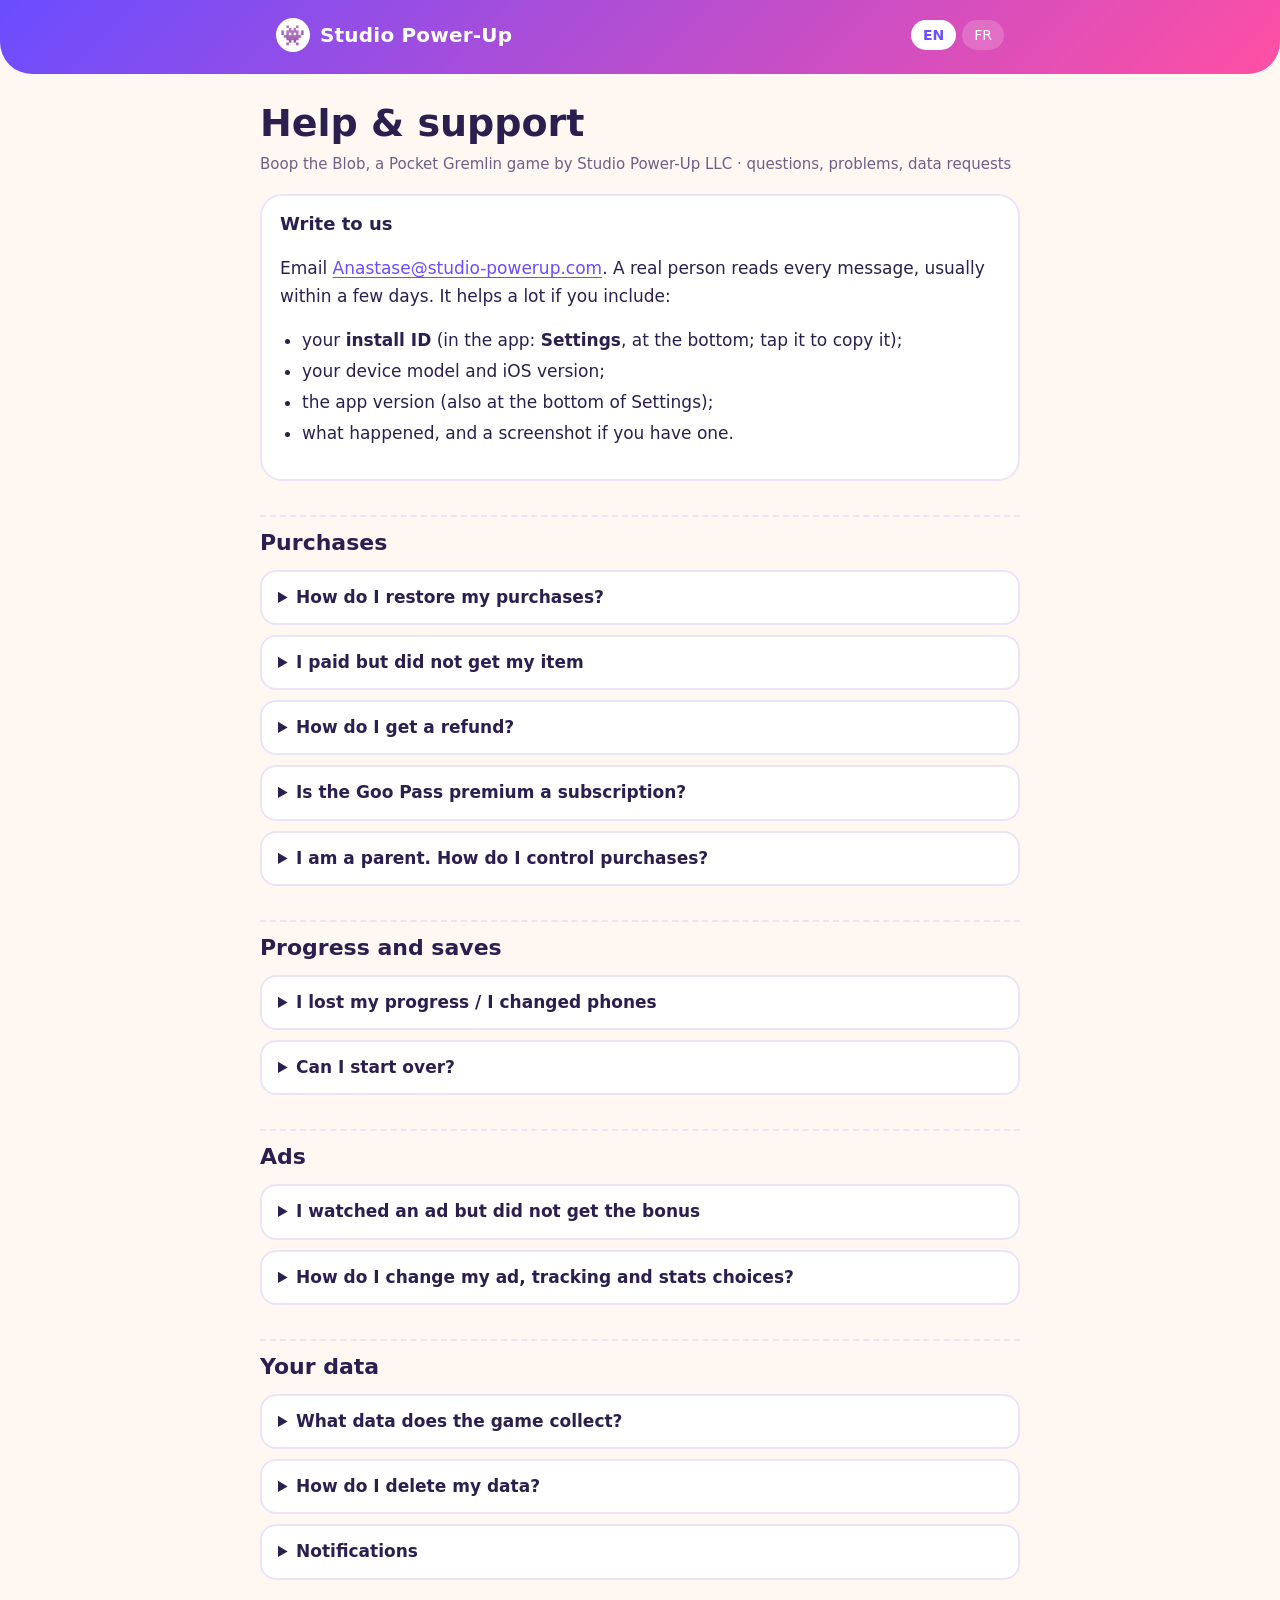
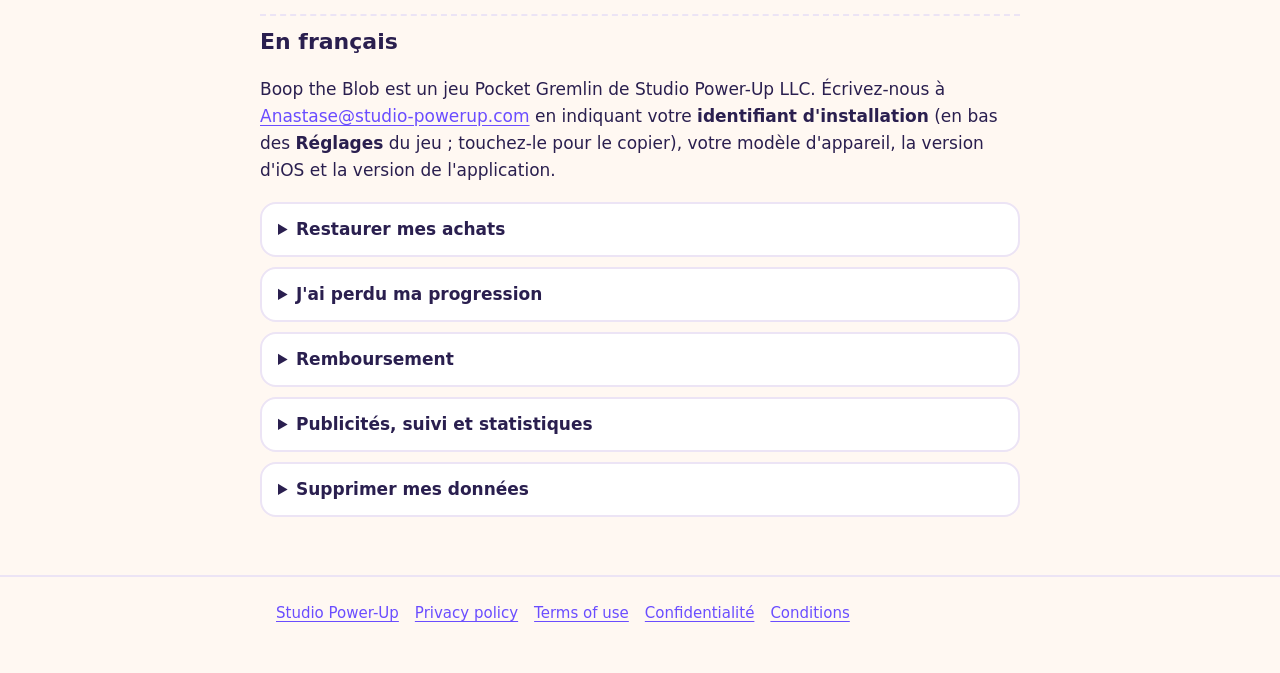
<file: boop/support.html>
<!doctype html>
<html lang="en">
<head>
<meta charset="utf-8">
<meta name="viewport" content="width=device-width, initial-scale=1">
<title>Boop the Blob: Help &amp; Support</title>
<meta name="description" content="Help for Boop the Blob: restoring purchases, lost progress, deleting your data and contacting us.">
<link rel="canonical" href="https://games.studio-powerup.com/boop/support.html">
<link rel="stylesheet" href="../style.css">
<link rel="icon" href="icon-256.png">
</head>
<body>
<header class="top">
  <div class="wrap">
    <a class="brand" href="../"><span class="mark" aria-hidden="true">👾</span>Studio Power-Up</a>
    <nav class="lang" aria-label="Language">
      <a href="#top" aria-current="true" lang="en">EN</a>
      <a href="#fr" lang="fr">FR</a>
    </nav>
  </div>
</header>

<main class="wrap doc" id="top">
  <h1>Help &amp; support</h1>
  <p class="meta">Boop the Blob, a Pocket Gremlin game by Studio Power-Up LLC · questions, problems, data requests</p>

  <section class="tldr" aria-labelledby="contact-h">
    <h2 id="contact-h">Write to us</h2>
    <p>Email <a href="mailto:Anastase@studio-powerup.com?subject=Boop%20the%20Blob%20support">Anastase@studio-powerup.com</a>. A real person reads every message, usually within a few days. It helps a lot if you include:</p>
    <ul>
      <li>your <b>install ID</b> (in the app: <b>Settings</b>, at the bottom; tap it to copy it);</li>
      <li>your device model and iOS version;</li>
      <li>the app version (also at the bottom of Settings);</li>
      <li>what happened, and a screenshot if you have one.</li>
    </ul>
  </section>

  <h2>Purchases</h2>
  <details>
    <summary>How do I restore my purchases?</summary>
    <p>Open <b>Settings → Restore purchases</b> (or <b>Shop → Store → Restore purchases</b>) while signed in to the same Apple account you bought with. This brings back the <b>starter pack</b> and <b>ad-free bonuses</b>.</p>
    <p>Gem packs and Goo Pass premium are consumable: they are used up when delivered and stored only in your save on the device, so Apple cannot restore them after the app is deleted. See "I lost my progress" below.</p>
  </details>
  <details>
    <summary>I paid but did not get my item</summary>
    <p>Close the app completely and reopen it with an internet connection: pending purchases are delivered at launch. If it still has not arrived, email us with your install ID, the product name and the date (Apple's receipt email has both). We will sort it out.</p>
  </details>
  <details>
    <summary>How do I get a refund?</summary>
    <p>Refunds for App Store purchases are handled by Apple at <a href="https://reportaproblem.apple.com">reportaproblem.apple.com</a>. We cannot issue App Store refunds ourselves, but if something did not work, tell us so we can fix it.</p>
  </details>
  <details>
    <summary>Is the Goo Pass premium a subscription?</summary>
    <p>No. It is a one-time purchase for the current calendar month's season and it never renews on its own. Its rewards are fixed and shown before you buy. The season ends at the end of the month, so buying early in the month gives you the most time to reach the tiers.</p>
  </details>
  <details>
    <summary>I am a parent. How do I control purchases?</summary>
    <p>On iPhone and iPad, use <b>Screen Time → Content &amp; Privacy Restrictions → iTunes &amp; App Store Purchases</b>, or turn on <b>Ask to Buy</b> in Family Sharing. Players who say they are under 15 never see personalized ads, tracking prompts or notification requests.</p>
  </details>

  <h2>Progress and saves</h2>
  <details>
    <summary>I lost my progress / I changed phones</summary>
    <p>Boop the Blob has no account and no cloud save yet: your progress is stored <b>only on your device</b>. If the app was deleted or the phone was reset or replaced, the save is gone and we have no copy on our side, so we cannot bring it back. Restore purchases will return the starter pack and ad-free bonuses.</p>
    <p>A save restored from a full iPhone backup (iCloud or computer) may bring your progress back with it.</p>
  </details>
  <details>
    <summary>Can I start over?</summary>
    <p>Yes: <b>Settings → Reset progress</b>. This cannot be undone. Restorable purchases can be restored again afterwards.</p>
  </details>

  <h2>Ads</h2>
  <details>
    <summary>I watched an ad but did not get the bonus</summary>
    <p>The bonus is given when the video finishes. If it was closed early or failed to load, nothing is lost and you can try again (bonus ads are limited per day). If you are sure the video finished, email us with your install ID and the time.</p>
  </details>
  <details>
    <summary>How do I change my ad, tracking and stats choices?</summary>
    <p>Ads: in the app, <b>Settings → Privacy choices</b> (where available in your region). Tracking: <b>iOS Settings → Privacy &amp; Security → Tracking</b>. Gameplay statistics: the <b>Share anonymous gameplay stats</b> switch in the app's <b>Settings</b>.</p>
    <p>US players: keeping tracking off is how you opt out of the "sharing" of your data for targeted ads. See the <a href="privacy.html#us-rights">privacy policy</a>.</p>
  </details>

  <h2>Your data</h2>
  <details>
    <summary>What data does the game collect?</summary>
    <p>Gameplay statistics tied to a random install ID (not your name, email or advertising ID), a check for game updates with Expo when the app starts, and, for ads, what Google AdMob collects according to your choices. The full details are in the <a href="privacy.html">privacy policy</a>.</p>
  </details>
  <details id="delete">
    <summary>How do I delete my data?</summary>
    <ol>
      <li>Open <b>Settings</b> in the app and tap your <b>install ID</b> (at the bottom) to copy it.</li>
      <li>Email <a href="mailto:Anastase@studio-powerup.com?subject=Data%20deletion%20request">Anastase@studio-powerup.com</a> with the subject "Data deletion request" and your install ID. We delete the analytics linked to that ID and confirm by email, within one month at most.</li>
      <li><b>Uninstall the app.</b> This removes your save, your install ID and your choices from the device.</li>
    </ol>
    <p>Do step 1 before uninstalling: without the install ID we cannot find your data, because we do not know who you are. You can also switch off gameplay statistics at any time with <b>Settings → Share anonymous gameplay stats</b>. For data held by Google for ads, see <a href="https://myadcenter.google.com">Google's My Ad Center</a>.</p>
  </details>
  <details>
    <summary>Notifications</summary>
    <p>Notifications are optional, at most 2 a day and never between 22:00 and 09:00. Turn them off in <b>iOS Settings → Notifications → Boop the Blob</b>.</p>
  </details>

  <h2 id="fr" lang="fr">En français</h2>
  <div lang="fr">
    <p>Boop the Blob est un jeu Pocket Gremlin de Studio Power-Up LLC. Écrivez-nous à <a href="mailto:Anastase@studio-powerup.com?subject=Boop%20the%20Blob%20support">Anastase@studio-powerup.com</a> en indiquant votre <b>identifiant d'installation</b> (en bas des <b>Réglages</b> du jeu ; touchez-le pour le copier), votre modèle d'appareil, la version d'iOS et la version de l'application.</p>
    <details>
      <summary>Restaurer mes achats</summary>
      <p><b>Réglages → Restaurer les achats</b>, avec le même compte Apple que lors de l'achat. Le pack de départ et les bonus sans pub sont restaurés. Les packs de gemmes et le Goo Pass premium sont consommables : ils ne peuvent pas être restaurés après la suppression de l'application.</p>
    </details>
    <details>
      <summary>J'ai perdu ma progression</summary>
      <p>Il n'y a pas encore de compte ni de sauvegarde dans le cloud : la progression est stockée uniquement sur votre appareil. Si l'application a été supprimée ou l'appareil réinitialisé, nous n'en avons aucune copie et ne pouvons pas la récupérer. Une sauvegarde complète de l'iPhone (iCloud ou ordinateur) peut la contenir.</p>
    </details>
    <details>
      <summary>Remboursement</summary>
      <p>Les remboursements App Store sont gérés par Apple sur <a href="https://reportaproblem.apple.com">reportaproblem.apple.com</a>. Prévenez-nous aussi si un achat n'est pas arrivé.</p>
    </details>
    <details>
      <summary>Publicités, suivi et statistiques</summary>
      <p>Publicités : <b>Réglages → Choix de confidentialité</b> dans le jeu (là où c'est disponible dans votre région). Suivi : <b>Réglages d'iOS → Confidentialité et sécurité → Suivi</b>. Statistiques de jeu : l'interrupteur <b>Partager des statistiques de jeu anonymes</b> dans les <b>Réglages</b> du jeu.</p>
    </details>
    <details>
      <summary>Supprimer mes données</summary>
      <ol>
        <li>Dans les Réglages du jeu, touchez votre <b>identifiant d'installation</b> pour le copier.</li>
        <li>Envoyez-le à <a href="mailto:Anastase@studio-powerup.com?subject=Demande%20de%20suppression">Anastase@studio-powerup.com</a> avec l'objet « Demande de suppression ». Nous supprimons les statistiques liées à cet identifiant et vous le confirmons par e-mail, sous un mois maximum.</li>
        <li><b>Désinstallez l'application</b> : la sauvegarde, l'identifiant et vos choix sont effacés de l'appareil.</li>
      </ol>
      <p>Faites l'étape 1 avant de désinstaller. Vous pouvez aussi désactiver les statistiques à tout moment avec <b>Réglages → Partager des statistiques de jeu anonymes</b>. Détails : <a href="privacy-fr.html">politique de confidentialité</a>.</p>
    </details>
  </div>
</main>

<footer class="foot">
  <div class="wrap">
    <nav aria-label="Footer">
      <a href="../">Studio Power-Up</a>
      <a href="privacy.html">Privacy policy</a>
      <a href="terms.html">Terms of use</a>
      <a href="privacy-fr.html" lang="fr">Confidentialité</a>
      <a href="terms-fr.html" lang="fr">Conditions</a>
    </nav>
  </div>
</footer>
</body>
</html>
</file>
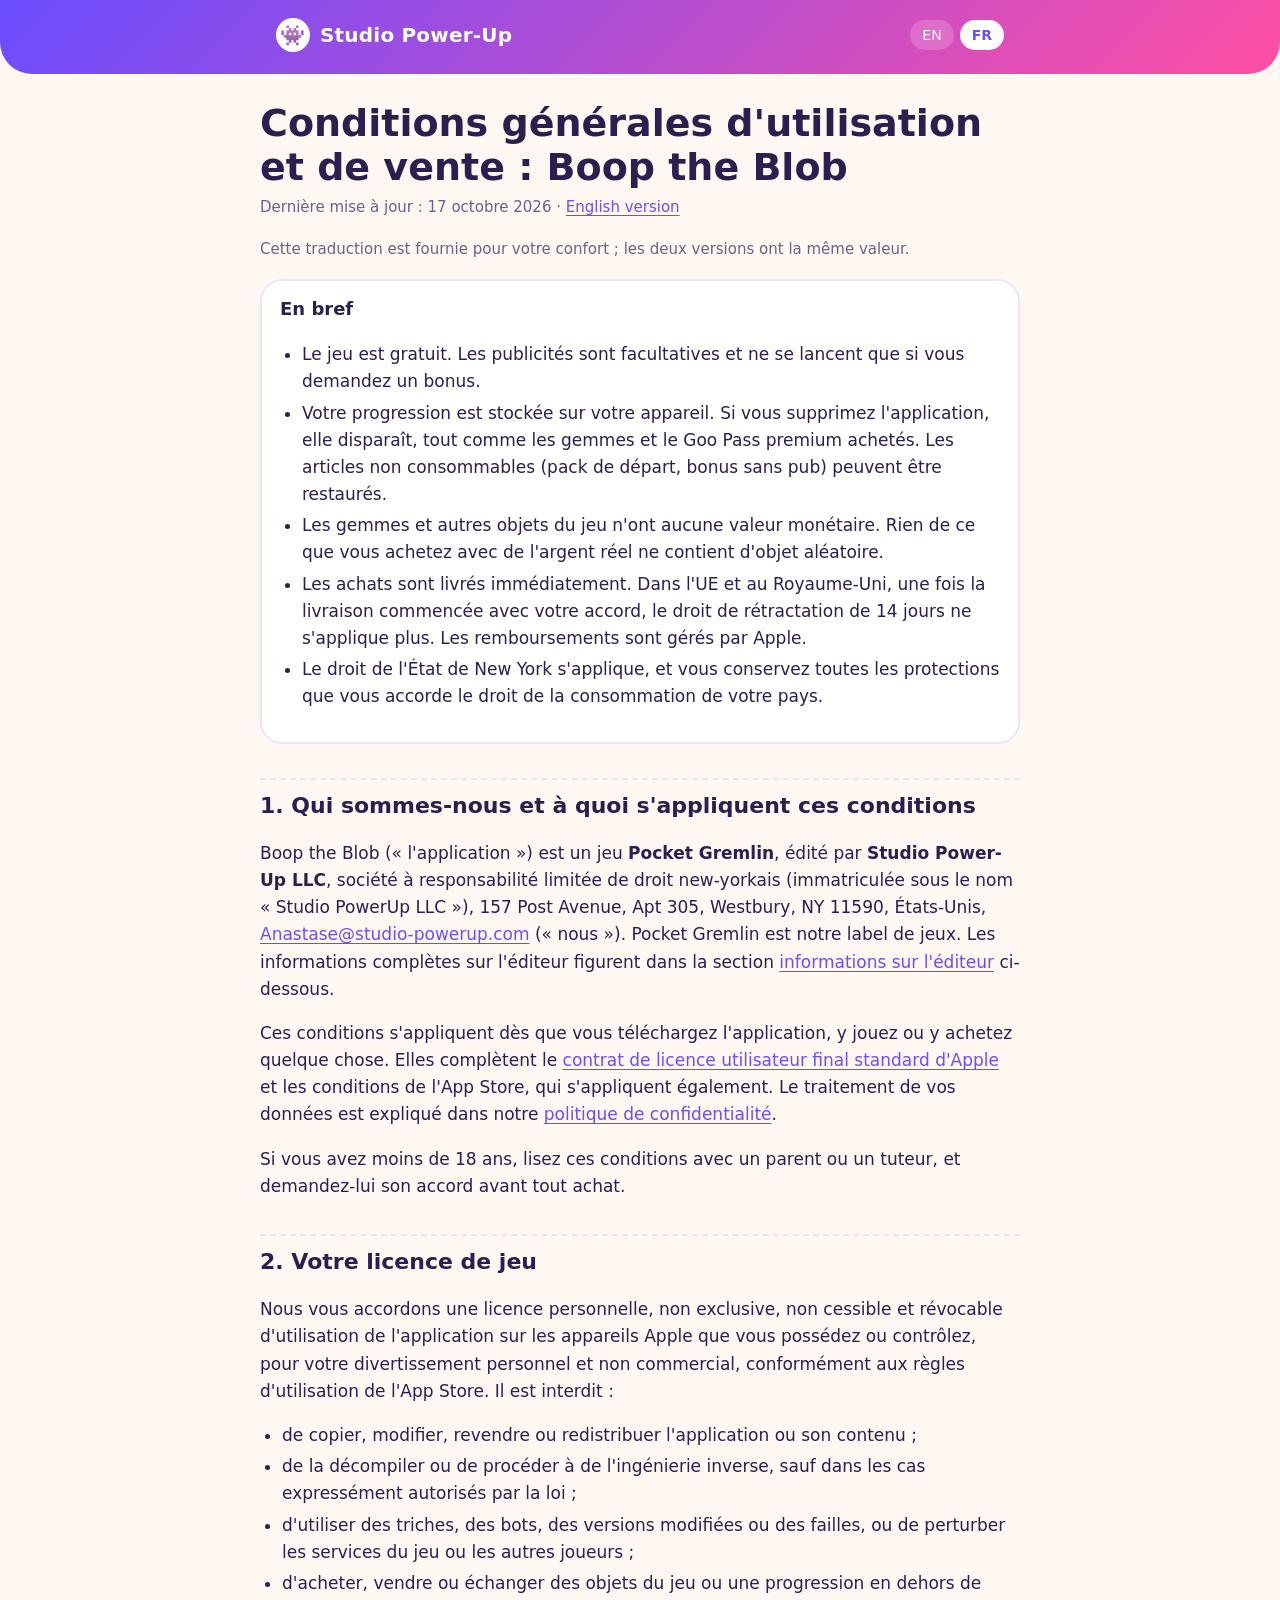
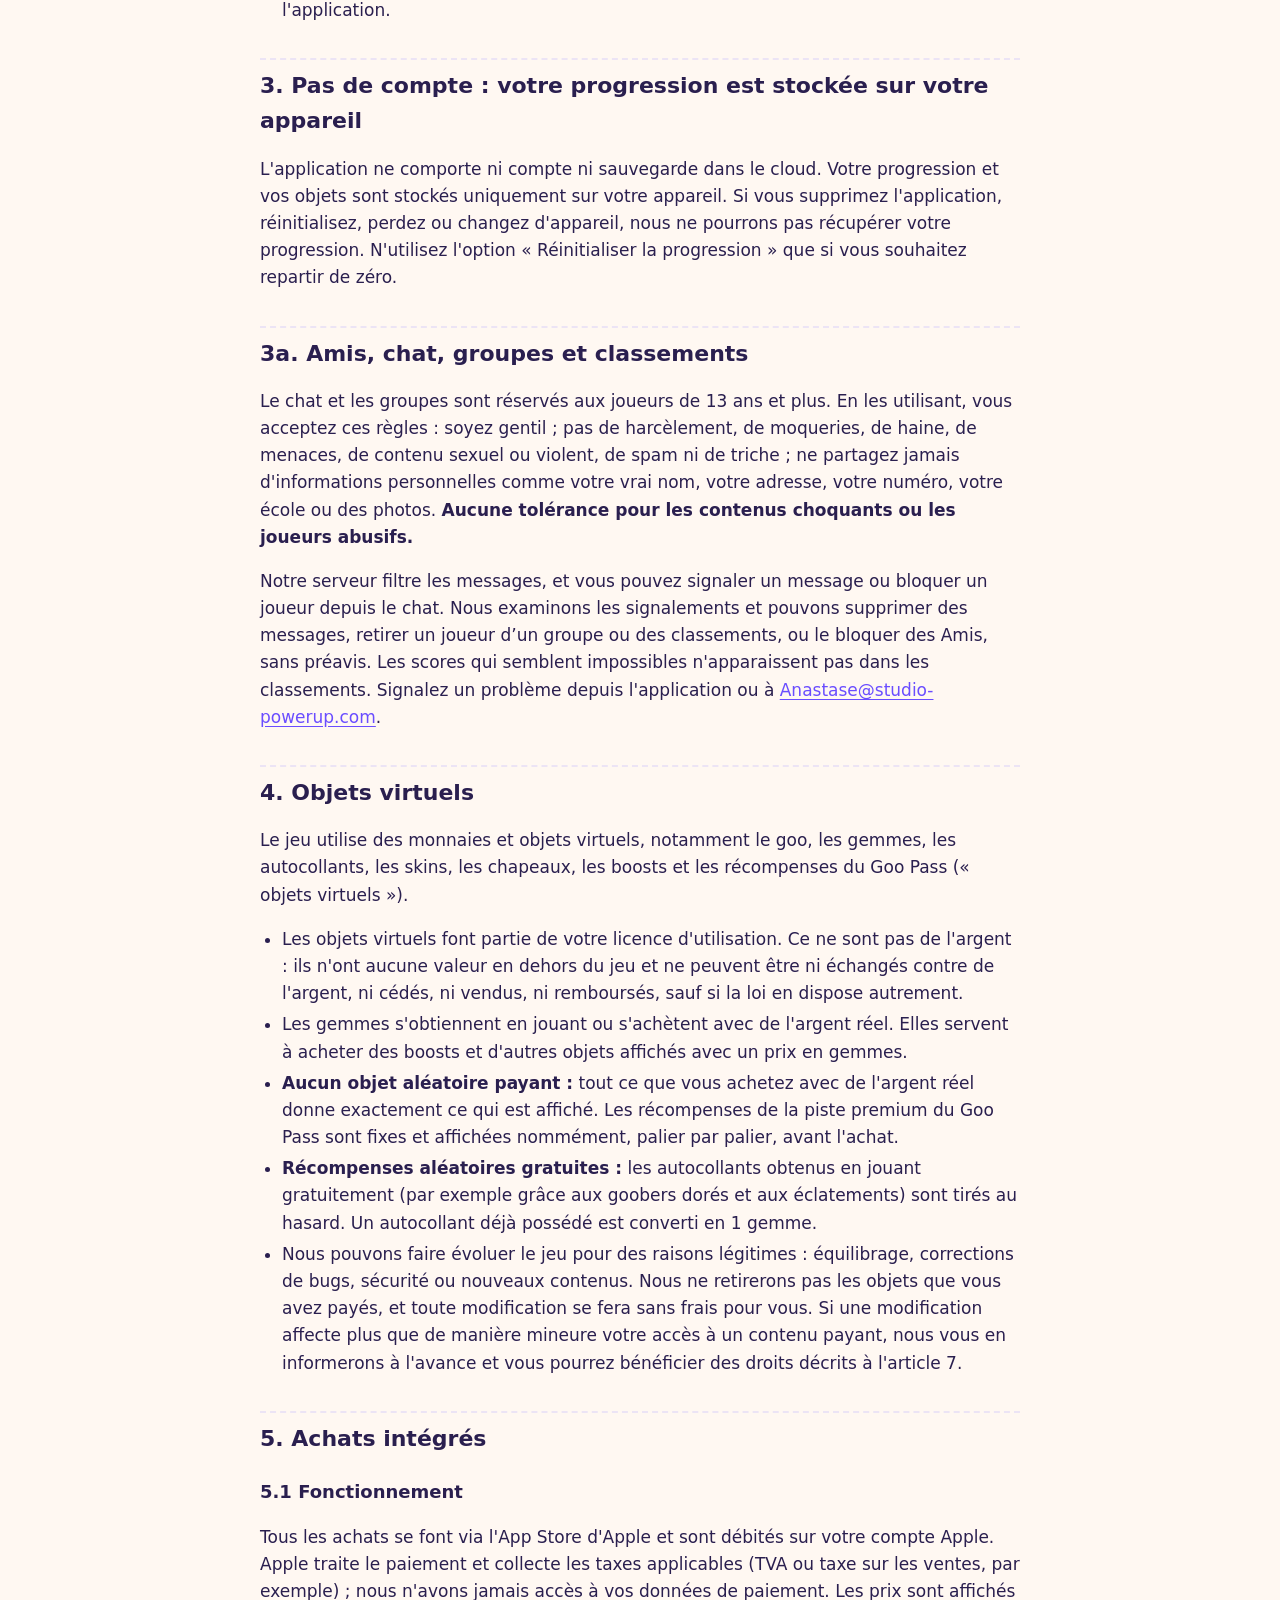
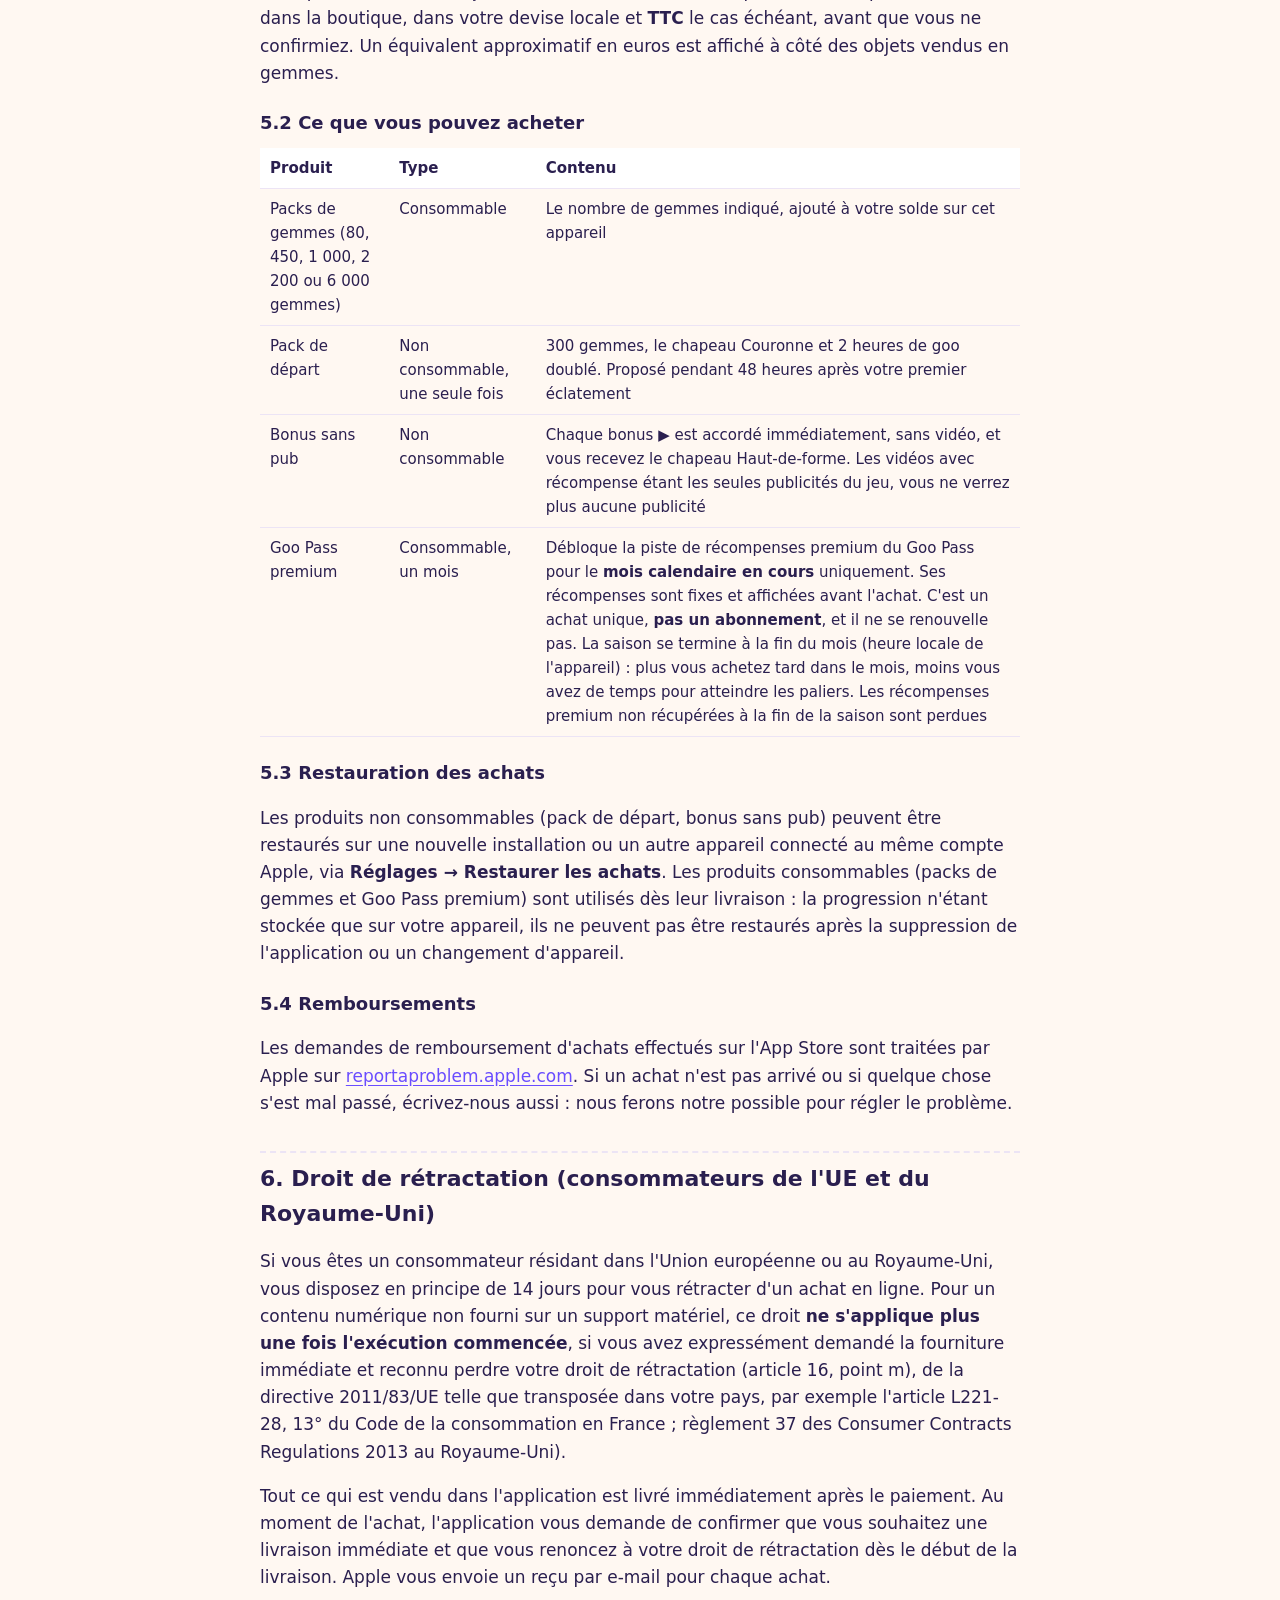
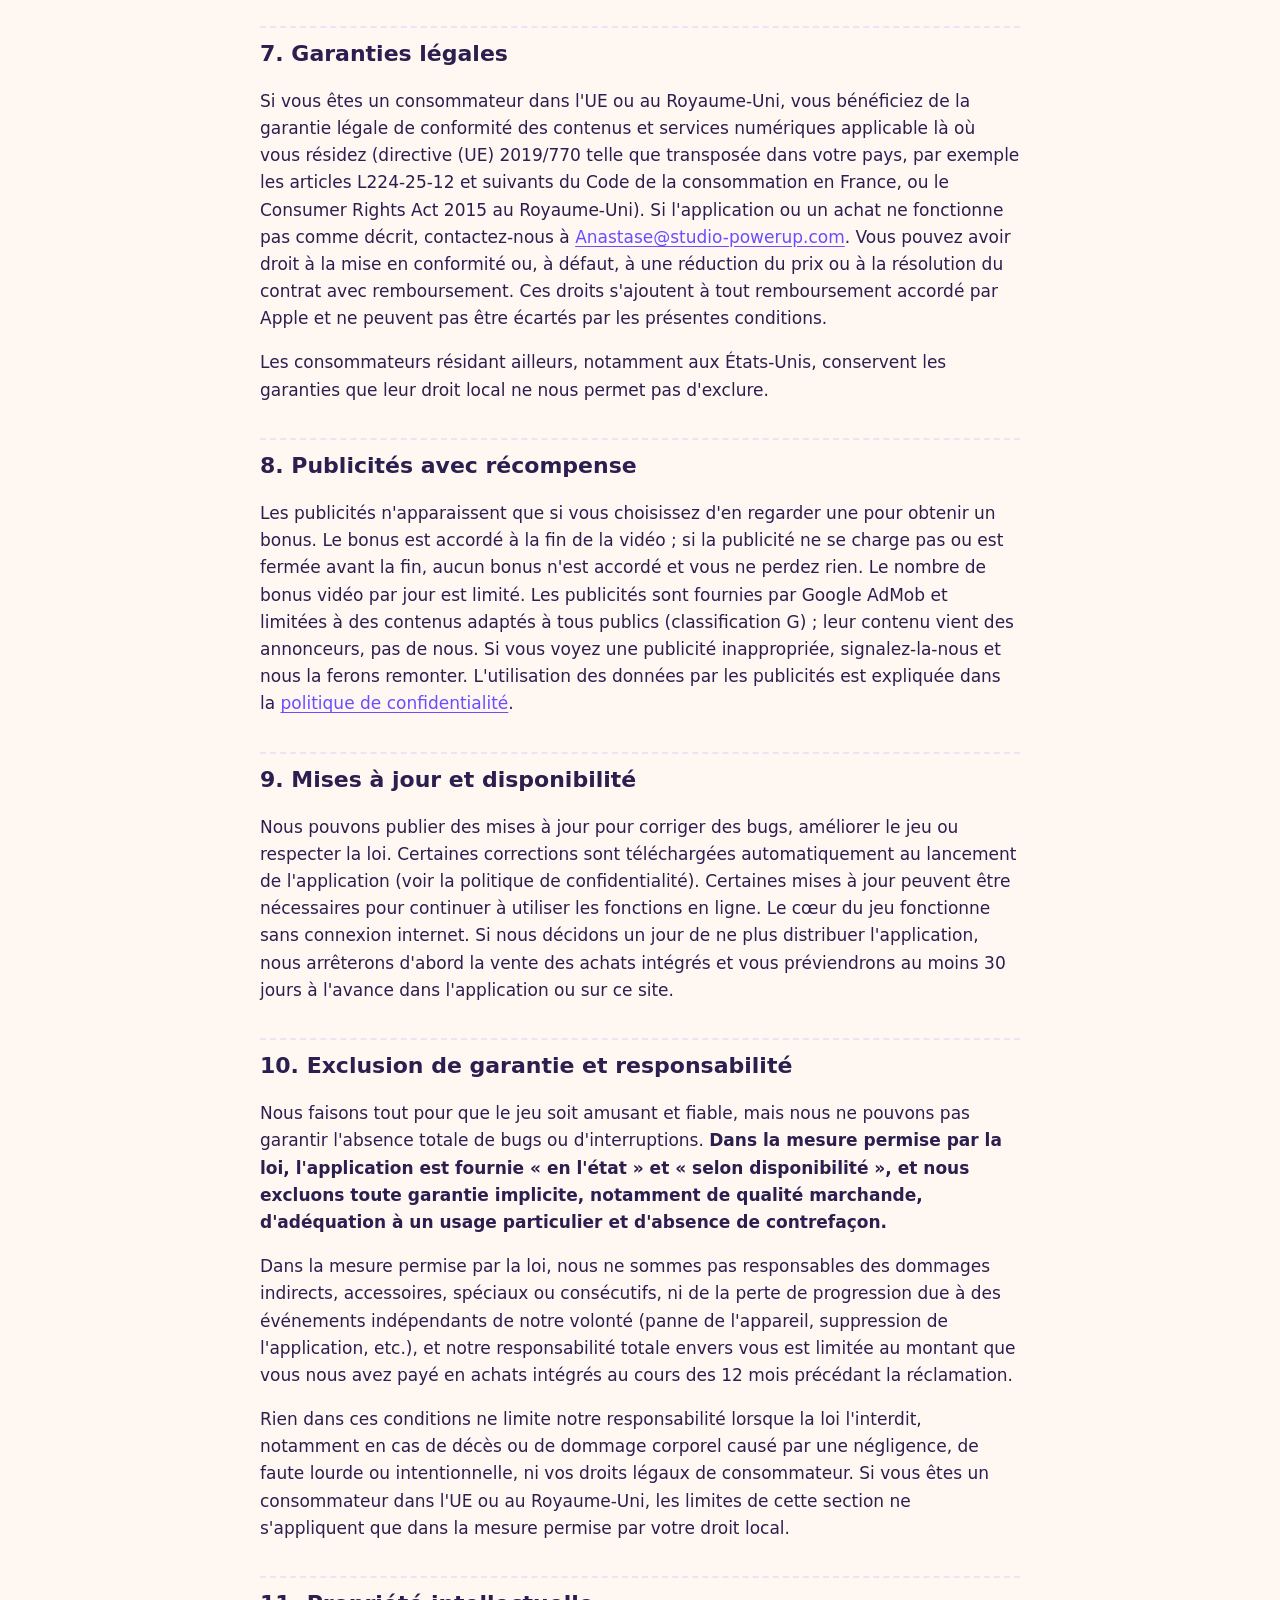
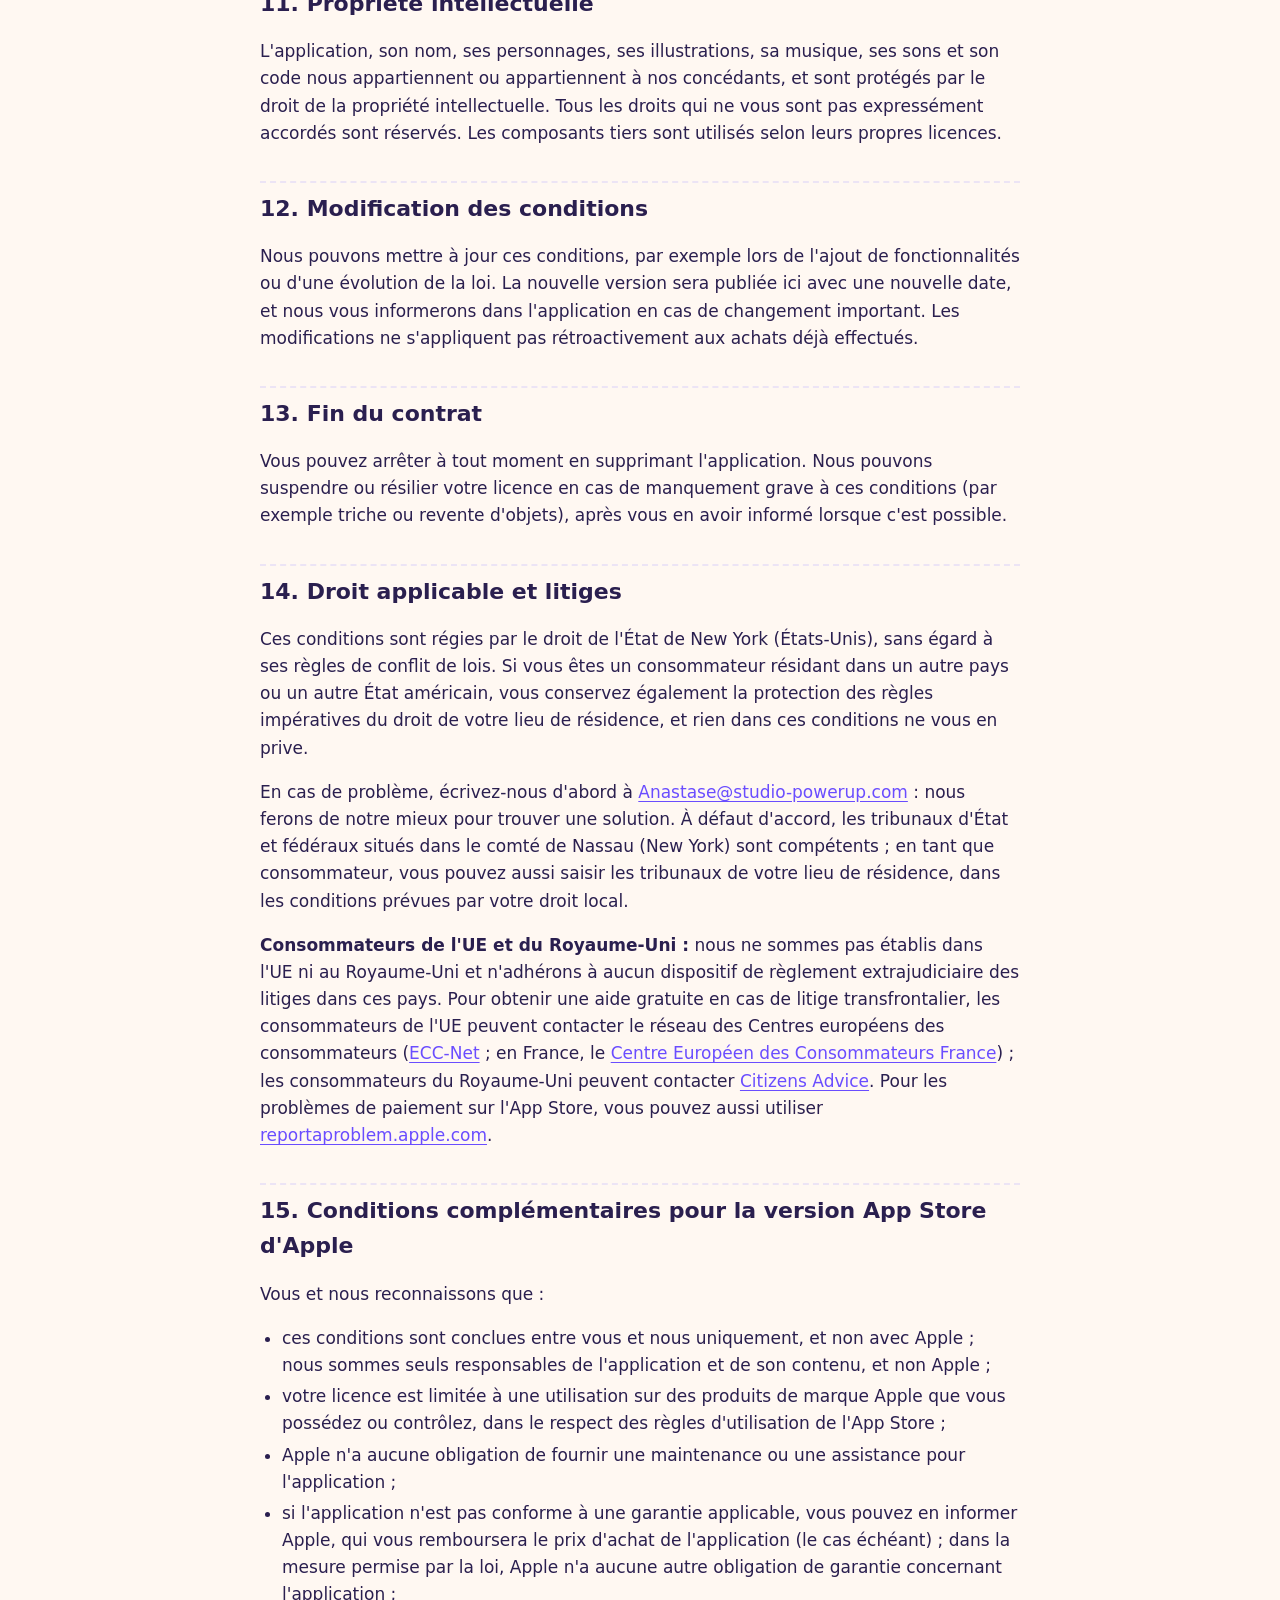
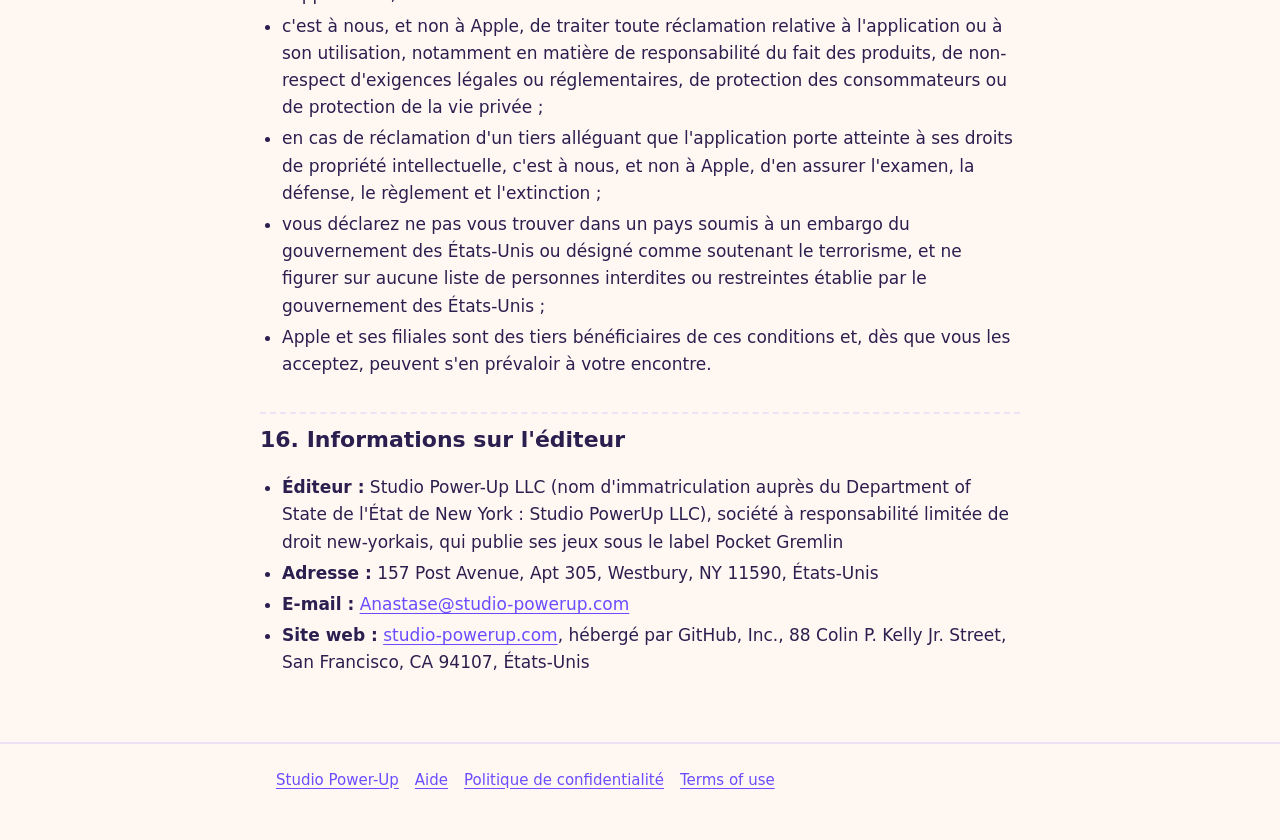
<file: boop/terms-fr.html>
<!-- DRAFT: pending legal review -->
<!doctype html>
<html lang="fr">
<head>
<meta charset="utf-8">
<meta name="viewport" content="width=device-width, initial-scale=1">
<title>Boop the Blob : conditions d'utilisation et de vente</title>
<meta name="description" content="Conditions générales d'utilisation et de vente de Boop the Blob, un jeu Pocket Gremlin de Studio Power-Up LLC.">
<meta name="robots" content="noindex">
<link rel="canonical" href="https://games.studio-powerup.com/boop/terms-fr.html">
<link rel="alternate" hreflang="en" href="https://games.studio-powerup.com/boop/terms.html">
<link rel="alternate" hreflang="fr" href="https://games.studio-powerup.com/boop/terms-fr.html">
<link rel="stylesheet" href="../style.css">
<link rel="icon" href="icon-256.png">
</head>
<body>
<header class="top">
  <div class="wrap">
    <a class="brand" href="../"><span class="mark" aria-hidden="true">👾</span>Studio Power-Up</a>
    <nav class="lang" aria-label="Langue">
      <a href="terms.html" lang="en">EN</a>
      <a href="terms-fr.html" aria-current="true" lang="fr">FR</a>
    </nav>
  </div>
</header>

<main class="wrap doc">
  <h1>Conditions générales d'utilisation et de vente : Boop the Blob</h1>
  <p class="meta">Dernière mise à jour : 17 octobre 2026 · <a href="terms.html" lang="en">English version</a></p>
  <p class="meta">Cette traduction est fournie pour votre confort ; les deux versions ont la même valeur.</p>

  <section class="tldr" aria-labelledby="tldr">
    <h2 id="tldr">En bref</h2>
    <ul>
      <li>Le jeu est gratuit. Les publicités sont facultatives et ne se lancent que si vous demandez un bonus.</li>
      <li>Votre progression est stockée sur votre appareil. Si vous supprimez l'application, elle disparaît, tout comme les gemmes et le Goo Pass premium achetés. Les articles non consommables (pack de départ, bonus sans pub) peuvent être restaurés.</li>
      <li>Les gemmes et autres objets du jeu n'ont aucune valeur monétaire. Rien de ce que vous achetez avec de l'argent réel ne contient d'objet aléatoire.</li>
      <li>Les achats sont livrés immédiatement. Dans l'UE et au Royaume-Uni, une fois la livraison commencée avec votre accord, le droit de rétractation de 14 jours ne s'applique plus. Les remboursements sont gérés par Apple.</li>
      <li>Le droit de l'État de New York s'applique, et vous conservez toutes les protections que vous accorde le droit de la consommation de votre pays.</li>
    </ul>
  </section>

  <h2 id="editeur">1. Qui sommes-nous et à quoi s'appliquent ces conditions</h2>
  <p>Boop the Blob (« l'application ») est un jeu <b>Pocket Gremlin</b>, édité par <b>Studio Power-Up LLC</b>, société à responsabilité limitée de droit new-yorkais (immatriculée sous le nom « Studio PowerUp LLC »), 157 Post Avenue, Apt 305, Westbury, NY 11590, États-Unis, <a href="mailto:Anastase@studio-powerup.com">Anastase@studio-powerup.com</a> (« nous »). Pocket Gremlin est notre label de jeux. Les informations complètes sur l'éditeur figurent dans la section <a href="#editeur-infos">informations sur l'éditeur</a> ci-dessous.</p>
  <p>Ces conditions s'appliquent dès que vous téléchargez l'application, y jouez ou y achetez quelque chose. Elles complètent le <a href="https://www.apple.com/legal/internet-services/itunes/dev/stdeula/">contrat de licence utilisateur final standard d'Apple</a> et les conditions de l'App Store, qui s'appliquent également. Le traitement de vos données est expliqué dans notre <a href="privacy-fr.html">politique de confidentialité</a>.</p>
  <p>Si vous avez moins de 18 ans, lisez ces conditions avec un parent ou un tuteur, et demandez-lui son accord avant tout achat.</p>

  <h2 id="licence">2. Votre licence de jeu</h2>
  <p>Nous vous accordons une licence personnelle, non exclusive, non cessible et révocable d'utilisation de l'application sur les appareils Apple que vous possédez ou contrôlez, pour votre divertissement personnel et non commercial, conformément aux règles d'utilisation de l'App Store. Il est interdit :</p>
  <ul>
    <li>de copier, modifier, revendre ou redistribuer l'application ou son contenu ;</li>
    <li>de la décompiler ou de procéder à de l'ingénierie inverse, sauf dans les cas expressément autorisés par la loi ;</li>
    <li>d'utiliser des triches, des bots, des versions modifiées ou des failles, ou de perturber les services du jeu ou les autres joueurs ;</li>
    <li>d'acheter, vendre ou échanger des objets du jeu ou une progression en dehors de l'application.</li>
  </ul>

  <h2 id="sauvegarde">3. Pas de compte : votre progression est stockée sur votre appareil</h2>
  <p>L'application ne comporte ni compte ni sauvegarde dans le cloud. Votre progression et vos objets sont stockés uniquement sur votre appareil. Si vous supprimez l'application, réinitialisez, perdez ou changez d'appareil, nous ne pourrons pas récupérer votre progression. N'utilisez l'option « Réinitialiser la progression » que si vous souhaitez repartir de zéro.</p>

  <h2 id="amis">3a. Amis, chat, groupes et classements</h2>
  <p>Le chat et les groupes sont réservés aux joueurs de 13 ans et plus. En les utilisant, vous acceptez ces règles : soyez gentil ; pas de harcèlement, de moqueries, de haine, de menaces, de contenu sexuel ou violent, de spam ni de triche ; ne partagez jamais d'informations personnelles comme votre vrai nom, votre adresse, votre numéro, votre école ou des photos. <b>Aucune tolérance pour les contenus choquants ou les joueurs abusifs.</b></p>
  <p>Notre serveur filtre les messages, et vous pouvez signaler un message ou bloquer un joueur depuis le chat. Nous examinons les signalements et pouvons supprimer des messages, retirer un joueur d’un groupe ou des classements, ou le bloquer des Amis, sans préavis. Les scores qui semblent impossibles n'apparaissent pas dans les classements. Signalez un problème depuis l'application ou à <a href="mailto:Anastase@studio-powerup.com">Anastase@studio-powerup.com</a>.</p>

  <h2 id="objets">4. Objets virtuels</h2>
  <p>Le jeu utilise des monnaies et objets virtuels, notamment le goo, les gemmes, les autocollants, les skins, les chapeaux, les boosts et les récompenses du Goo Pass (« objets virtuels »).</p>
  <ul>
    <li>Les objets virtuels font partie de votre licence d'utilisation. Ce ne sont pas de l'argent : ils n'ont aucune valeur en dehors du jeu et ne peuvent être ni échangés contre de l'argent, ni cédés, ni vendus, ni remboursés, sauf si la loi en dispose autrement.</li>
    <li>Les gemmes s'obtiennent en jouant ou s'achètent avec de l'argent réel. Elles servent à acheter des boosts et d'autres objets affichés avec un prix en gemmes.</li>
    <li><b>Aucun objet aléatoire payant :</b> tout ce que vous achetez avec de l'argent réel donne exactement ce qui est affiché. Les récompenses de la piste premium du Goo Pass sont fixes et affichées nommément, palier par palier, avant l'achat.</li>
    <li><b>Récompenses aléatoires gratuites :</b> les autocollants obtenus en jouant gratuitement (par exemple grâce aux goobers dorés et aux éclatements) sont tirés au hasard. Un autocollant déjà possédé est converti en 1 gemme.</li>
    <li>Nous pouvons faire évoluer le jeu pour des raisons légitimes : équilibrage, corrections de bugs, sécurité ou nouveaux contenus. Nous ne retirerons pas les objets que vous avez payés, et toute modification se fera sans frais pour vous. Si une modification affecte plus que de manière mineure votre accès à un contenu payant, nous vous en informerons à l'avance et vous pourrez bénéficier des droits décrits à l'article 7.</li>
  </ul>

  <h2 id="achats">5. Achats intégrés</h2>
  <h3>5.1 Fonctionnement</h3>
  <p>Tous les achats se font via l'App Store d'Apple et sont débités sur votre compte Apple. Apple traite le paiement et collecte les taxes applicables (TVA ou taxe sur les ventes, par exemple) ; nous n'avons jamais accès à vos données de paiement. Les prix sont affichés dans la boutique, dans votre devise locale et <b>TTC</b> le cas échéant, avant que vous ne confirmiez. Un équivalent approximatif en euros est affiché à côté des objets vendus en gemmes.</p>

  <h3>5.2 Ce que vous pouvez acheter</h3>
  <div class="table-scroll">
  <table>
    <thead><tr><th>Produit</th><th>Type</th><th>Contenu</th></tr></thead>
    <tbody>
      <tr><td>Packs de gemmes (80, 450, 1 000, 2 200 ou 6 000 gemmes)</td><td>Consommable</td><td>Le nombre de gemmes indiqué, ajouté à votre solde sur cet appareil</td></tr>
      <tr><td>Pack de départ</td><td>Non consommable, une seule fois</td><td>300 gemmes, le chapeau Couronne et 2 heures de goo doublé. Proposé pendant 48 heures après votre premier éclatement</td></tr>
      <tr><td>Bonus sans pub</td><td>Non consommable</td><td>Chaque bonus ▶ est accordé immédiatement, sans vidéo, et vous recevez le chapeau Haut-de-forme. Les vidéos avec récompense étant les seules publicités du jeu, vous ne verrez plus aucune publicité</td></tr>
      <tr><td>Goo Pass premium</td><td>Consommable, un mois</td><td>Débloque la piste de récompenses premium du Goo Pass pour le <b>mois calendaire en cours</b> uniquement. Ses récompenses sont fixes et affichées avant l'achat. C'est un achat unique, <b>pas un abonnement</b>, et il ne se renouvelle pas. La saison se termine à la fin du mois (heure locale de l'appareil) : plus vous achetez tard dans le mois, moins vous avez de temps pour atteindre les paliers. Les récompenses premium non récupérées à la fin de la saison sont perdues</td></tr>
    </tbody>
  </table>
  </div>

  <h3>5.3 Restauration des achats</h3>
  <p>Les produits non consommables (pack de départ, bonus sans pub) peuvent être restaurés sur une nouvelle installation ou un autre appareil connecté au même compte Apple, via <b>Réglages → Restaurer les achats</b>. Les produits consommables (packs de gemmes et Goo Pass premium) sont utilisés dès leur livraison : la progression n'étant stockée que sur votre appareil, ils ne peuvent pas être restaurés après la suppression de l'application ou un changement d'appareil.</p>

  <h3>5.4 Remboursements</h3>
  <p>Les demandes de remboursement d'achats effectués sur l'App Store sont traitées par Apple sur <a href="https://reportaproblem.apple.com">reportaproblem.apple.com</a>. Si un achat n'est pas arrivé ou si quelque chose s'est mal passé, écrivez-nous aussi : nous ferons notre possible pour régler le problème.</p>

  <h2 id="retractation">6. Droit de rétractation (consommateurs de l'UE et du Royaume-Uni)</h2>
  <p>Si vous êtes un consommateur résidant dans l'Union européenne ou au Royaume-Uni, vous disposez en principe de 14 jours pour vous rétracter d'un achat en ligne. Pour un contenu numérique non fourni sur un support matériel, ce droit <b>ne s'applique plus une fois l'exécution commencée</b>, si vous avez expressément demandé la fourniture immédiate et reconnu perdre votre droit de rétractation (article 16, point m), de la directive 2011/83/UE telle que transposée dans votre pays, par exemple l'article L221-28, 13° du Code de la consommation en France ; règlement 37 des Consumer Contracts Regulations 2013 au Royaume-Uni).</p>
  <p>Tout ce qui est vendu dans l'application est livré immédiatement après le paiement. Au moment de l'achat, l'application vous demande de confirmer que vous souhaitez une livraison immédiate et que vous renoncez à votre droit de rétractation dès le début de la livraison. Apple vous envoie un reçu par e-mail pour chaque achat.</p>
  <!-- Vérification avocat : l'art. 8, paragraphe 7, de la directive 2011/83/UE (et ses transpositions nationales, dont l'art. L221-13 en France) impose une confirmation sur support durable mentionnant aussi l'accord et la renonciation. Le reçu Apple ne mentionne pas la renonciation. -->

  <h2 id="conformite">7. Garanties légales</h2>
  <p>Si vous êtes un consommateur dans l'UE ou au Royaume-Uni, vous bénéficiez de la garantie légale de conformité des contenus et services numériques applicable là où vous résidez (directive (UE) 2019/770 telle que transposée dans votre pays, par exemple les articles L224-25-12 et suivants du Code de la consommation en France, ou le Consumer Rights Act 2015 au Royaume-Uni). Si l'application ou un achat ne fonctionne pas comme décrit, contactez-nous à <a href="mailto:Anastase@studio-powerup.com">Anastase@studio-powerup.com</a>. Vous pouvez avoir droit à la mise en conformité ou, à défaut, à une réduction du prix ou à la résolution du contrat avec remboursement. Ces droits s'ajoutent à tout remboursement accordé par Apple et ne peuvent pas être écartés par les présentes conditions.</p>
  <p>Les consommateurs résidant ailleurs, notamment aux États-Unis, conservent les garanties que leur droit local ne nous permet pas d'exclure.</p>

  <h2 id="pubs">8. Publicités avec récompense</h2>
  <p>Les publicités n'apparaissent que si vous choisissez d'en regarder une pour obtenir un bonus. Le bonus est accordé à la fin de la vidéo ; si la publicité ne se charge pas ou est fermée avant la fin, aucun bonus n'est accordé et vous ne perdez rien. Le nombre de bonus vidéo par jour est limité. Les publicités sont fournies par Google AdMob et limitées à des contenus adaptés à tous publics (classification G) ; leur contenu vient des annonceurs, pas de nous. Si vous voyez une publicité inappropriée, signalez-la-nous et nous la ferons remonter. L'utilisation des données par les publicités est expliquée dans la <a href="privacy-fr.html#donnees">politique de confidentialité</a>.</p>

  <h2 id="disponibilite">9. Mises à jour et disponibilité</h2>
  <p>Nous pouvons publier des mises à jour pour corriger des bugs, améliorer le jeu ou respecter la loi. Certaines corrections sont téléchargées automatiquement au lancement de l'application (voir la politique de confidentialité). Certaines mises à jour peuvent être nécessaires pour continuer à utiliser les fonctions en ligne. Le cœur du jeu fonctionne sans connexion internet. Si nous décidons un jour de ne plus distribuer l'application, nous arrêterons d'abord la vente des achats intégrés et vous préviendrons au moins 30 jours à l'avance dans l'application ou sur ce site.</p>

  <h2 id="responsabilite">10. Exclusion de garantie et responsabilité</h2>
  <p>Nous faisons tout pour que le jeu soit amusant et fiable, mais nous ne pouvons pas garantir l'absence totale de bugs ou d'interruptions. <b>Dans la mesure permise par la loi, l'application est fournie « en l'état » et « selon disponibilité », et nous excluons toute garantie implicite, notamment de qualité marchande, d'adéquation à un usage particulier et d'absence de contrefaçon.</b></p>
  <p>Dans la mesure permise par la loi, nous ne sommes pas responsables des dommages indirects, accessoires, spéciaux ou consécutifs, ni de la perte de progression due à des événements indépendants de notre volonté (panne de l'appareil, suppression de l'application, etc.), et notre responsabilité totale envers vous est limitée au montant que vous nous avez payé en achats intégrés au cours des 12 mois précédant la réclamation.</p>
  <p>Rien dans ces conditions ne limite notre responsabilité lorsque la loi l'interdit, notamment en cas de décès ou de dommage corporel causé par une négligence, de faute lourde ou intentionnelle, ni vos droits légaux de consommateur. Si vous êtes un consommateur dans l'UE ou au Royaume-Uni, les limites de cette section ne s'appliquent que dans la mesure permise par votre droit local.</p>

  <h2 id="pi">11. Propriété intellectuelle</h2>
  <p>L'application, son nom, ses personnages, ses illustrations, sa musique, ses sons et son code nous appartiennent ou appartiennent à nos concédants, et sont protégés par le droit de la propriété intellectuelle. Tous les droits qui ne vous sont pas expressément accordés sont réservés. Les composants tiers sont utilisés selon leurs propres licences.</p>

  <h2 id="modifications">12. Modification des conditions</h2>
  <p>Nous pouvons mettre à jour ces conditions, par exemple lors de l'ajout de fonctionnalités ou d'une évolution de la loi. La nouvelle version sera publiée ici avec une nouvelle date, et nous vous informerons dans l'application en cas de changement important. Les modifications ne s'appliquent pas rétroactivement aux achats déjà effectués.</p>

  <h2 id="fin">13. Fin du contrat</h2>
  <p>Vous pouvez arrêter à tout moment en supprimant l'application. Nous pouvons suspendre ou résilier votre licence en cas de manquement grave à ces conditions (par exemple triche ou revente d'objets), après vous en avoir informé lorsque c'est possible.</p>

  <h2 id="droit">14. Droit applicable et litiges</h2>
  <p>Ces conditions sont régies par le droit de l'État de New York (États-Unis), sans égard à ses règles de conflit de lois. Si vous êtes un consommateur résidant dans un autre pays ou un autre État américain, vous conservez également la protection des règles impératives du droit de votre lieu de résidence, et rien dans ces conditions ne vous en prive.</p>
  <p>En cas de problème, écrivez-nous d'abord à <a href="mailto:Anastase@studio-powerup.com">Anastase@studio-powerup.com</a> : nous ferons de notre mieux pour trouver une solution. À défaut d'accord, les tribunaux d'État et fédéraux situés dans le comté de Nassau (New York) sont compétents ; en tant que consommateur, vous pouvez aussi saisir les tribunaux de votre lieu de résidence, dans les conditions prévues par votre droit local.</p>
  <p><b>Consommateurs de l'UE et du Royaume-Uni :</b> nous ne sommes pas établis dans l'UE ni au Royaume-Uni et n'adhérons à aucun dispositif de règlement extrajudiciaire des litiges dans ces pays. Pour obtenir une aide gratuite en cas de litige transfrontalier, les consommateurs de l'UE peuvent contacter le réseau des Centres européens des consommateurs (<a href="https://commission.europa.eu/live-work-travel-eu/consumer-rights-and-complaints/resolve-your-consumer-complaint/european-consumer-centres-network-ecc-net_fr">ECC-Net</a> ; en France, le <a href="https://www.europe-consommateurs.eu">Centre Européen des Consommateurs France</a>) ; les consommateurs du Royaume-Uni peuvent contacter <a href="https://www.citizensadvice.org.uk/consumer/">Citizens Advice</a>. Pour les problèmes de paiement sur l'App Store, vous pouvez aussi utiliser <a href="https://reportaproblem.apple.com">reportaproblem.apple.com</a>.</p>

  <h2 id="apple">15. Conditions complémentaires pour la version App Store d'Apple</h2>
  <p>Vous et nous reconnaissons que :</p>
  <ul>
    <li>ces conditions sont conclues entre vous et nous uniquement, et non avec Apple ; nous sommes seuls responsables de l'application et de son contenu, et non Apple ;</li>
    <li>votre licence est limitée à une utilisation sur des produits de marque Apple que vous possédez ou contrôlez, dans le respect des règles d'utilisation de l'App Store ;</li>
    <li>Apple n'a aucune obligation de fournir une maintenance ou une assistance pour l'application ;</li>
    <li>si l'application n'est pas conforme à une garantie applicable, vous pouvez en informer Apple, qui vous remboursera le prix d'achat de l'application (le cas échéant) ; dans la mesure permise par la loi, Apple n'a aucune autre obligation de garantie concernant l'application ;</li>
    <li>c'est à nous, et non à Apple, de traiter toute réclamation relative à l'application ou à son utilisation, notamment en matière de responsabilité du fait des produits, de non-respect d'exigences légales ou réglementaires, de protection des consommateurs ou de protection de la vie privée ;</li>
    <li>en cas de réclamation d'un tiers alléguant que l'application porte atteinte à ses droits de propriété intellectuelle, c'est à nous, et non à Apple, d'en assurer l'examen, la défense, le règlement et l'extinction ;</li>
    <li>vous déclarez ne pas vous trouver dans un pays soumis à un embargo du gouvernement des États-Unis ou désigné comme soutenant le terrorisme, et ne figurer sur aucune liste de personnes interdites ou restreintes établie par le gouvernement des États-Unis ;</li>
    <li>Apple et ses filiales sont des tiers bénéficiaires de ces conditions et, dès que vous les acceptez, peuvent s'en prévaloir à votre encontre.</li>
  </ul>

  <h2 id="editeur-infos">16. Informations sur l'éditeur</h2>
  <ul>
    <li><b>Éditeur :</b> Studio Power-Up LLC (nom d'immatriculation auprès du Department of State de l'État de New York : Studio PowerUp LLC), société à responsabilité limitée de droit new-yorkais, qui publie ses jeux sous le label Pocket Gremlin</li>
    <li><b>Adresse :</b> 157 Post Avenue, Apt 305, Westbury, NY 11590, États-Unis</li>
    <li><b>E-mail :</b> <a href="mailto:Anastase@studio-powerup.com">Anastase@studio-powerup.com</a></li>
    <li><b>Site web :</b> <a href="https://games.studio-powerup.com/">studio-powerup.com</a>, hébergé par GitHub, Inc., 88 Colin P. Kelly Jr. Street, San Francisco, CA 94107, États-Unis</li>
  </ul>
</main>

<footer class="foot">
  <div class="wrap">
    <nav aria-label="Pied de page">
      <a href="../">Studio Power-Up</a>
      <a href="support.html">Aide</a>
      <a href="privacy-fr.html">Politique de confidentialité</a>
      <a href="terms.html" lang="en">Terms of use</a>
    </nav>
  </div>
</footer>
</body>
</html>
</file>
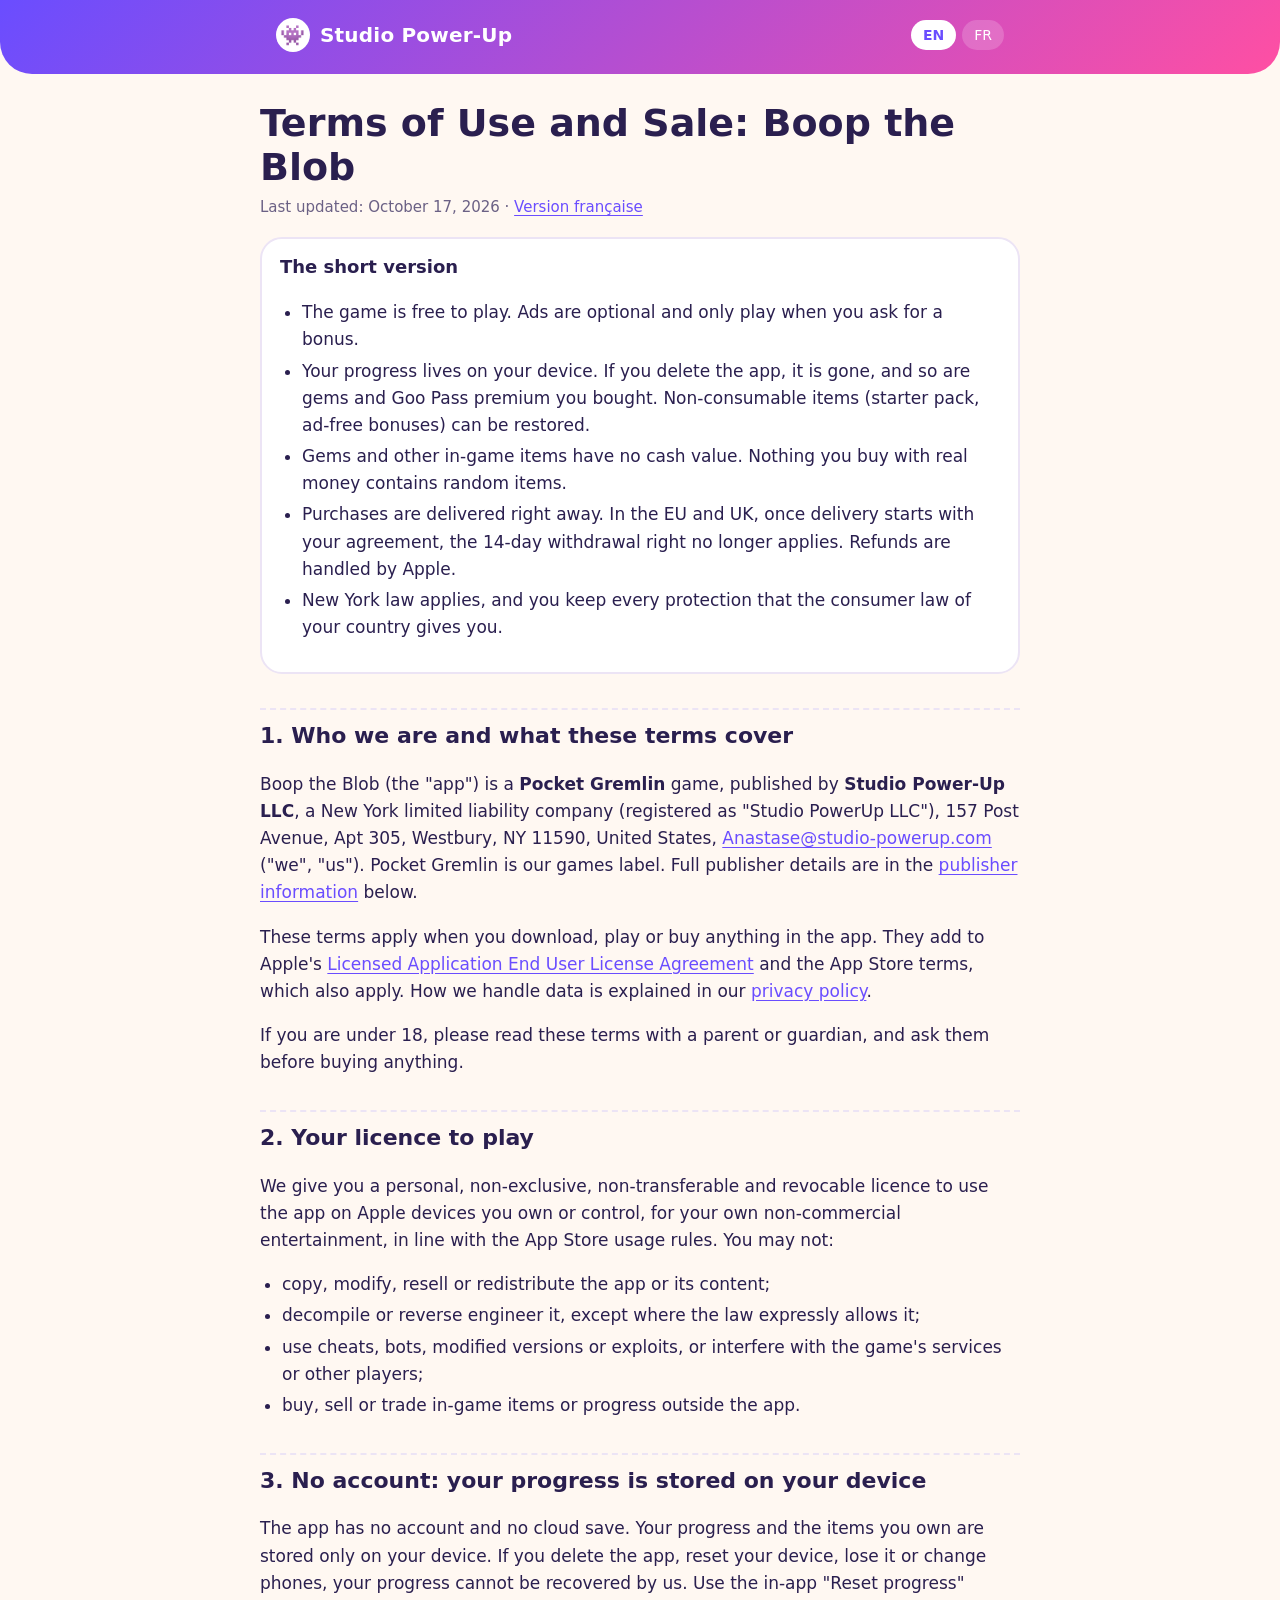
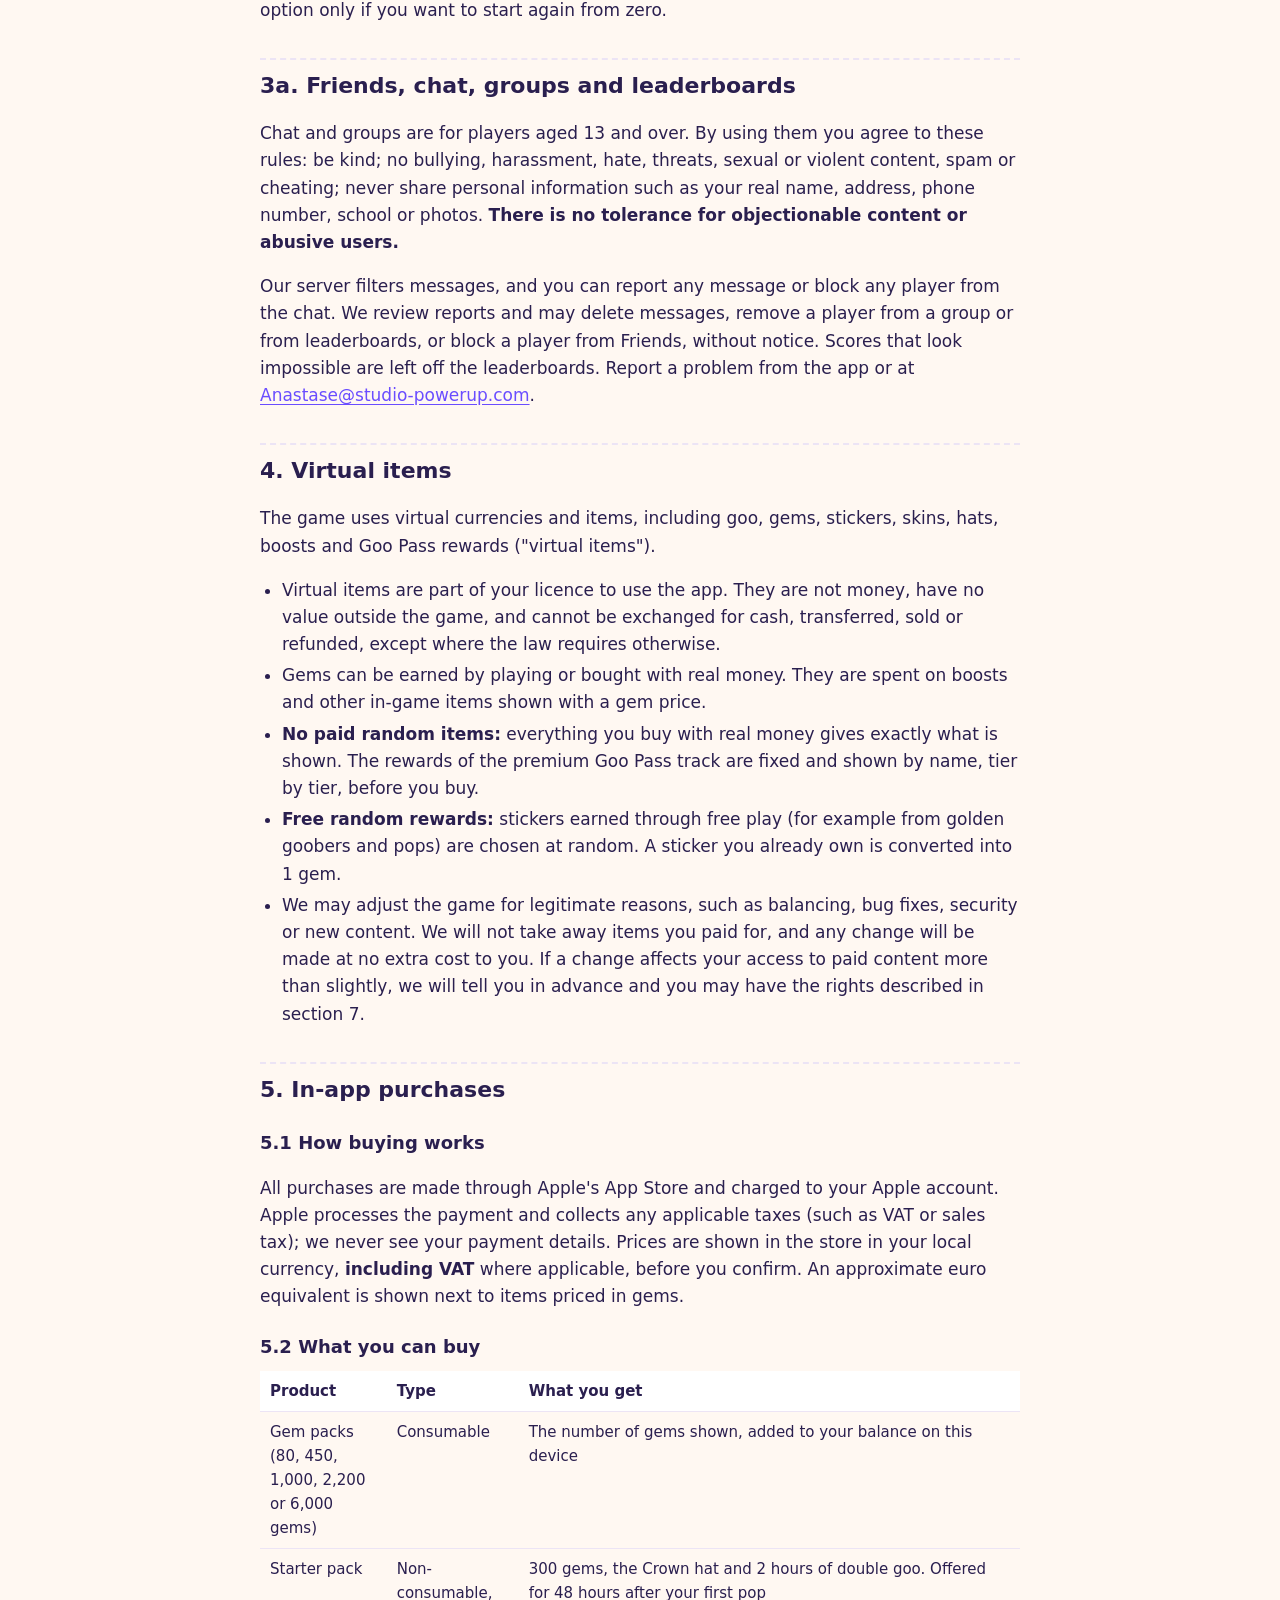
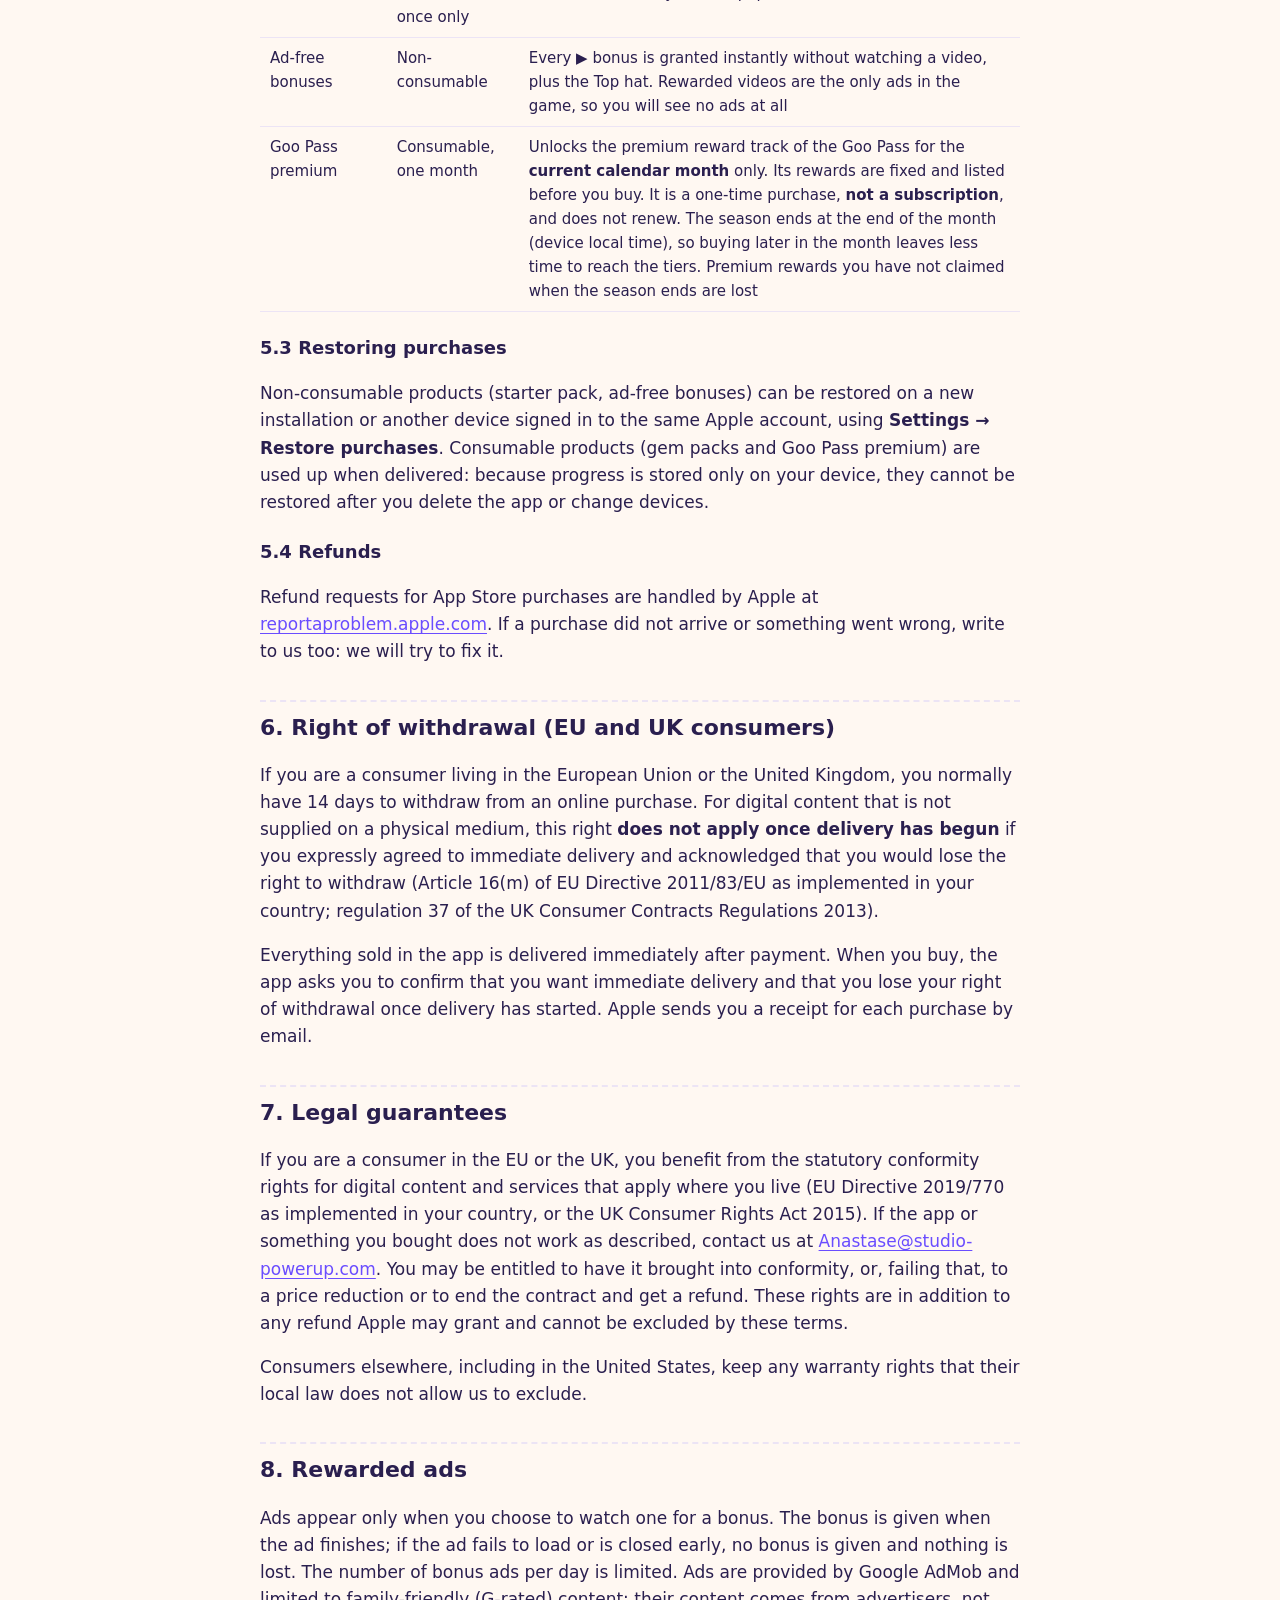
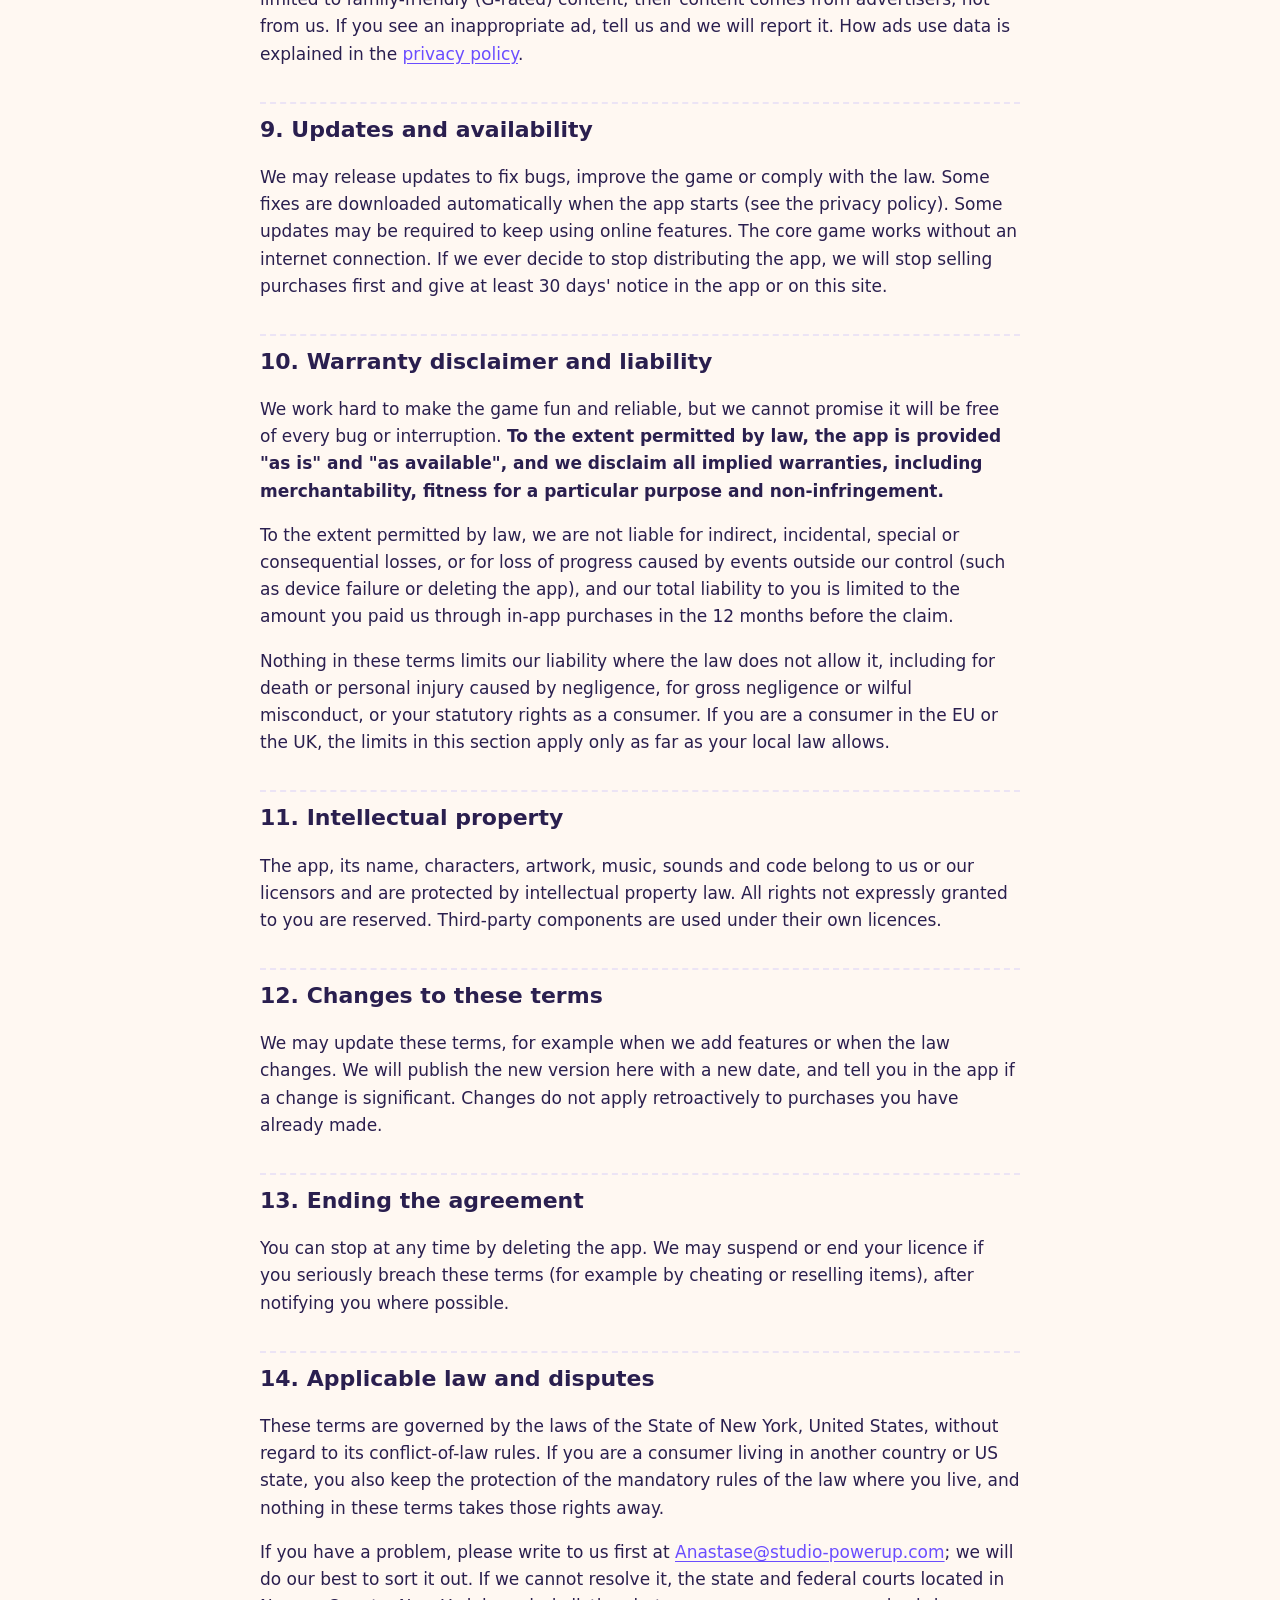
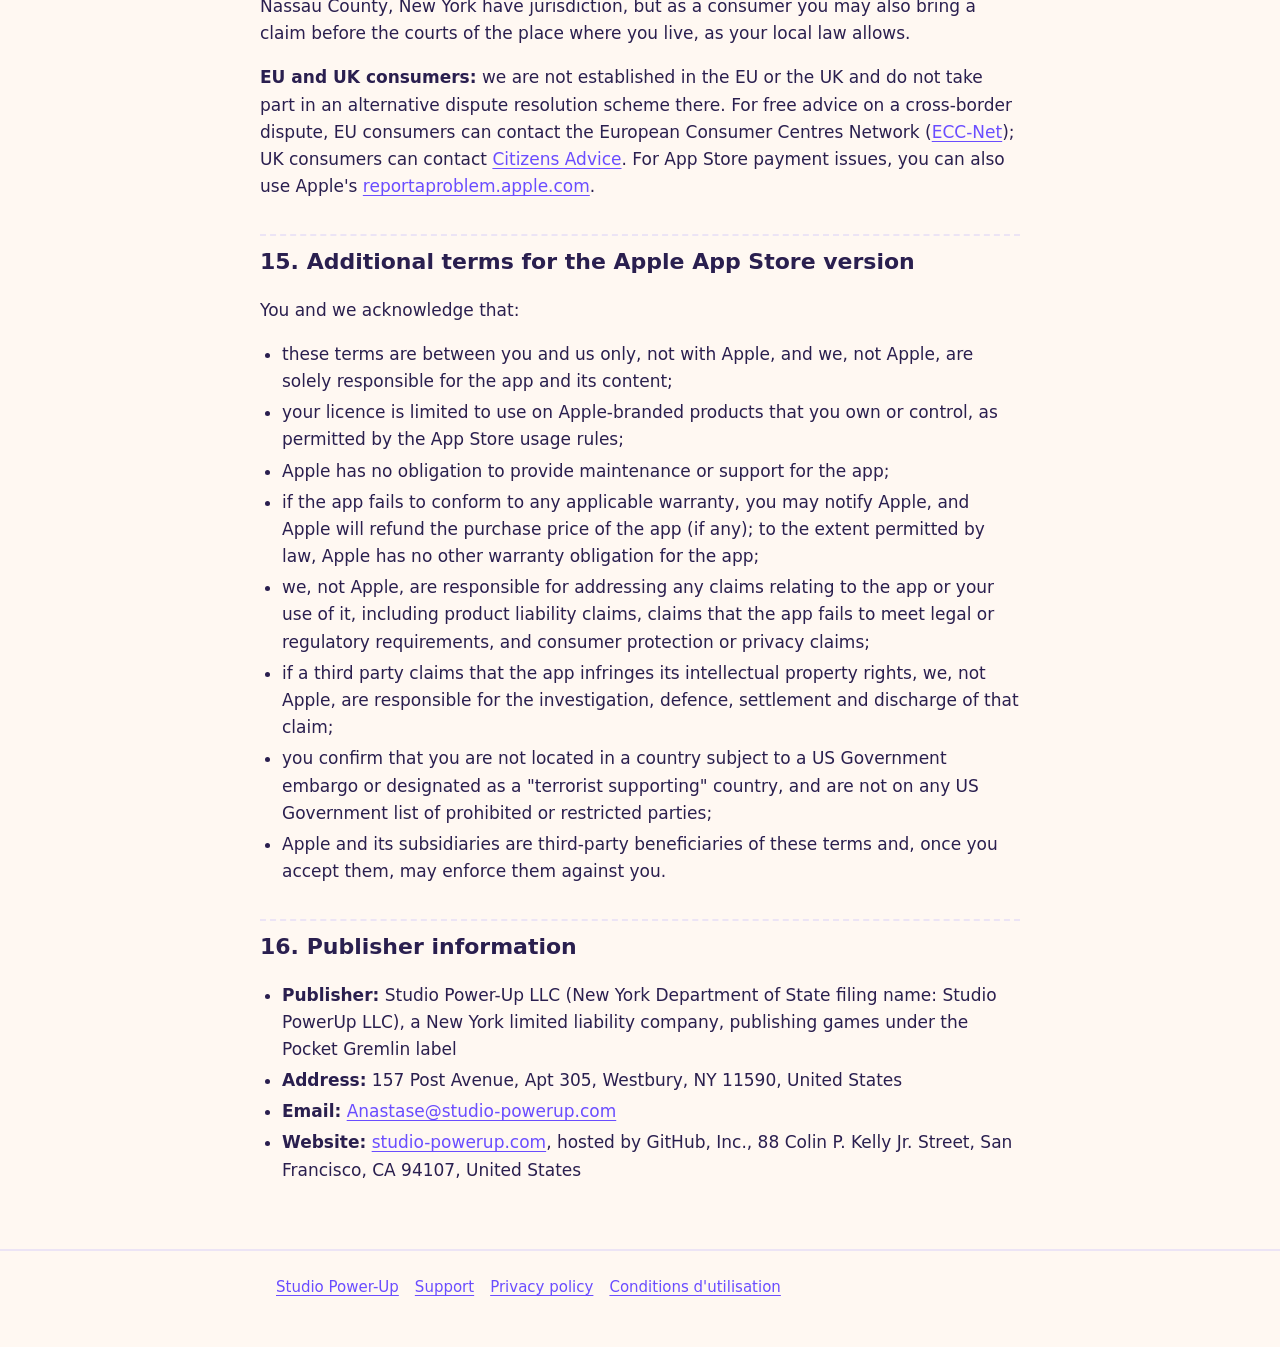
<file: boop/terms.html>
<!-- DRAFT: pending legal review -->
<!doctype html>
<html lang="en">
<head>
<meta charset="utf-8">
<meta name="viewport" content="width=device-width, initial-scale=1">
<title>Boop the Blob: Terms of Use</title>
<meta name="description" content="Terms of use and sale for Boop the Blob, a Pocket Gremlin game by Studio Power-Up LLC.">
<meta name="robots" content="noindex">
<link rel="canonical" href="https://games.studio-powerup.com/boop/terms.html">
<link rel="alternate" hreflang="en" href="https://games.studio-powerup.com/boop/terms.html">
<link rel="alternate" hreflang="fr" href="https://games.studio-powerup.com/boop/terms-fr.html">
<link rel="stylesheet" href="../style.css">
<link rel="icon" href="icon-256.png">
</head>
<body>
<header class="top">
  <div class="wrap">
    <a class="brand" href="../"><span class="mark" aria-hidden="true">👾</span>Studio Power-Up</a>
    <nav class="lang" aria-label="Language">
      <a href="terms.html" aria-current="true" lang="en">EN</a>
      <a href="terms-fr.html" lang="fr">FR</a>
    </nav>
  </div>
</header>

<main class="wrap doc">
  <h1>Terms of Use and Sale: Boop the Blob</h1>
  <p class="meta">Last updated: October 17, 2026 · <a href="terms-fr.html" lang="fr">Version française</a></p>

  <section class="tldr" aria-labelledby="tldr">
    <h2 id="tldr">The short version</h2>
    <ul>
      <li>The game is free to play. Ads are optional and only play when you ask for a bonus.</li>
      <li>Your progress lives on your device. If you delete the app, it is gone, and so are gems and Goo Pass premium you bought. Non-consumable items (starter pack, ad-free bonuses) can be restored.</li>
      <li>Gems and other in-game items have no cash value. Nothing you buy with real money contains random items.</li>
      <li>Purchases are delivered right away. In the EU and UK, once delivery starts with your agreement, the 14-day withdrawal right no longer applies. Refunds are handled by Apple.</li>
      <li>New York law applies, and you keep every protection that the consumer law of your country gives you.</li>
    </ul>
  </section>

  <h2 id="about">1. Who we are and what these terms cover</h2>
  <p>Boop the Blob (the "app") is a <b>Pocket Gremlin</b> game, published by <b>Studio Power-Up LLC</b>, a New York limited liability company (registered as "Studio PowerUp LLC"), 157 Post Avenue, Apt 305, Westbury, NY 11590, United States, <a href="mailto:Anastase@studio-powerup.com">Anastase@studio-powerup.com</a> ("we", "us"). Pocket Gremlin is our games label. Full publisher details are in the <a href="#publisher">publisher information</a> below.</p>
  <p>These terms apply when you download, play or buy anything in the app. They add to Apple's <a href="https://www.apple.com/legal/internet-services/itunes/dev/stdeula/">Licensed Application End User License Agreement</a> and the App Store terms, which also apply. How we handle data is explained in our <a href="privacy.html">privacy policy</a>.</p>
  <p>If you are under 18, please read these terms with a parent or guardian, and ask them before buying anything.</p>

  <h2 id="licence">2. Your licence to play</h2>
  <p>We give you a personal, non-exclusive, non-transferable and revocable licence to use the app on Apple devices you own or control, for your own non-commercial entertainment, in line with the App Store usage rules. You may not:</p>
  <ul>
    <li>copy, modify, resell or redistribute the app or its content;</li>
    <li>decompile or reverse engineer it, except where the law expressly allows it;</li>
    <li>use cheats, bots, modified versions or exploits, or interfere with the game's services or other players;</li>
    <li>buy, sell or trade in-game items or progress outside the app.</li>
  </ul>

  <h2 id="saves">3. No account: your progress is stored on your device</h2>
  <p>The app has no account and no cloud save. Your progress and the items you own are stored only on your device. If you delete the app, reset your device, lose it or change phones, your progress cannot be recovered by us. Use the in-app "Reset progress" option only if you want to start again from zero.</p>

  <h2 id="social">3a. Friends, chat, groups and leaderboards</h2>
  <p>Chat and groups are for players aged 13 and over. By using them you agree to these rules: be kind; no bullying, harassment, hate, threats, sexual or violent content, spam or cheating; never share personal information such as your real name, address, phone number, school or photos. <b>There is no tolerance for objectionable content or abusive users.</b></p>
  <p>Our server filters messages, and you can report any message or block any player from the chat. We review reports and may delete messages, remove a player from a group or from leaderboards, or block a player from Friends, without notice. Scores that look impossible are left off the leaderboards. Report a problem from the app or at <a href="mailto:Anastase@studio-powerup.com">Anastase@studio-powerup.com</a>.</p>

  <h2 id="virtual">4. Virtual items</h2>
  <p>The game uses virtual currencies and items, including goo, gems, stickers, skins, hats, boosts and Goo Pass rewards ("virtual items").</p>
  <ul>
    <li>Virtual items are part of your licence to use the app. They are not money, have no value outside the game, and cannot be exchanged for cash, transferred, sold or refunded, except where the law requires otherwise.</li>
    <li>Gems can be earned by playing or bought with real money. They are spent on boosts and other in-game items shown with a gem price.</li>
    <li><b>No paid random items:</b> everything you buy with real money gives exactly what is shown. The rewards of the premium Goo Pass track are fixed and shown by name, tier by tier, before you buy.</li>
    <li><b>Free random rewards:</b> stickers earned through free play (for example from golden goobers and pops) are chosen at random. A sticker you already own is converted into 1 gem.</li>
    <li>We may adjust the game for legitimate reasons, such as balancing, bug fixes, security or new content. We will not take away items you paid for, and any change will be made at no extra cost to you. If a change affects your access to paid content more than slightly, we will tell you in advance and you may have the rights described in section 7.</li>
  </ul>

  <h2 id="purchases">5. In-app purchases</h2>
  <h3>5.1 How buying works</h3>
  <p>All purchases are made through Apple's App Store and charged to your Apple account. Apple processes the payment and collects any applicable taxes (such as VAT or sales tax); we never see your payment details. Prices are shown in the store in your local currency, <b>including VAT</b> where applicable, before you confirm. An approximate euro equivalent is shown next to items priced in gems.</p>

  <h3>5.2 What you can buy</h3>
  <div class="table-scroll">
  <table>
    <thead><tr><th>Product</th><th>Type</th><th>What you get</th></tr></thead>
    <tbody>
      <tr><td>Gem packs (80, 450, 1,000, 2,200 or 6,000 gems)</td><td>Consumable</td><td>The number of gems shown, added to your balance on this device</td></tr>
      <tr><td>Starter pack</td><td>Non-consumable, once only</td><td>300 gems, the Crown hat and 2 hours of double goo. Offered for 48 hours after your first pop</td></tr>
      <tr><td>Ad-free bonuses</td><td>Non-consumable</td><td>Every ▶ bonus is granted instantly without watching a video, plus the Top hat. Rewarded videos are the only ads in the game, so you will see no ads at all</td></tr>
      <tr><td>Goo Pass premium</td><td>Consumable, one month</td><td>Unlocks the premium reward track of the Goo Pass for the <b>current calendar month</b> only. Its rewards are fixed and listed before you buy. It is a one-time purchase, <b>not a subscription</b>, and does not renew. The season ends at the end of the month (device local time), so buying later in the month leaves less time to reach the tiers. Premium rewards you have not claimed when the season ends are lost</td></tr>
    </tbody>
  </table>
  </div>

  <h3>5.3 Restoring purchases</h3>
  <p>Non-consumable products (starter pack, ad-free bonuses) can be restored on a new installation or another device signed in to the same Apple account, using <b>Settings → Restore purchases</b>. Consumable products (gem packs and Goo Pass premium) are used up when delivered: because progress is stored only on your device, they cannot be restored after you delete the app or change devices.</p>

  <h3>5.4 Refunds</h3>
  <p>Refund requests for App Store purchases are handled by Apple at <a href="https://reportaproblem.apple.com">reportaproblem.apple.com</a>. If a purchase did not arrive or something went wrong, write to us too: we will try to fix it.</p>

  <h2 id="withdrawal">6. Right of withdrawal (EU and UK consumers)</h2>
  <p>If you are a consumer living in the European Union or the United Kingdom, you normally have 14 days to withdraw from an online purchase. For digital content that is not supplied on a physical medium, this right <b>does not apply once delivery has begun</b> if you expressly agreed to immediate delivery and acknowledged that you would lose the right to withdraw (Article 16(m) of EU Directive 2011/83/EU as implemented in your country; regulation 37 of the UK Consumer Contracts Regulations 2013).</p>
  <p>Everything sold in the app is delivered immediately after payment. When you buy, the app asks you to confirm that you want immediate delivery and that you lose your right of withdrawal once delivery has started. Apple sends you a receipt for each purchase by email.</p>
  <!-- Lawyer check: Art. 8(7) of Directive 2011/83/EU (and its national transpositions) requires a confirmation on a durable medium that also records the consent and the waiver. Apple's receipt does not mention the waiver. -->

  <h2 id="conformity">7. Legal guarantees</h2>
  <p>If you are a consumer in the EU or the UK, you benefit from the statutory conformity rights for digital content and services that apply where you live (EU Directive 2019/770 as implemented in your country, or the UK Consumer Rights Act 2015). If the app or something you bought does not work as described, contact us at <a href="mailto:Anastase@studio-powerup.com">Anastase@studio-powerup.com</a>. You may be entitled to have it brought into conformity, or, failing that, to a price reduction or to end the contract and get a refund. These rights are in addition to any refund Apple may grant and cannot be excluded by these terms.</p>
  <p>Consumers elsewhere, including in the United States, keep any warranty rights that their local law does not allow us to exclude.</p>

  <h2 id="ads">8. Rewarded ads</h2>
  <p>Ads appear only when you choose to watch one for a bonus. The bonus is given when the ad finishes; if the ad fails to load or is closed early, no bonus is given and nothing is lost. The number of bonus ads per day is limited. Ads are provided by Google AdMob and limited to family-friendly (G-rated) content; their content comes from advertisers, not from us. If you see an inappropriate ad, tell us and we will report it. How ads use data is explained in the <a href="privacy.html#data">privacy policy</a>.</p>

  <h2 id="availability">9. Updates and availability</h2>
  <p>We may release updates to fix bugs, improve the game or comply with the law. Some fixes are downloaded automatically when the app starts (see the privacy policy). Some updates may be required to keep using online features. The core game works without an internet connection. If we ever decide to stop distributing the app, we will stop selling purchases first and give at least 30 days' notice in the app or on this site.</p>

  <h2 id="liability">10. Warranty disclaimer and liability</h2>
  <p>We work hard to make the game fun and reliable, but we cannot promise it will be free of every bug or interruption. <b>To the extent permitted by law, the app is provided "as is" and "as available", and we disclaim all implied warranties, including merchantability, fitness for a particular purpose and non-infringement.</b></p>
  <p>To the extent permitted by law, we are not liable for indirect, incidental, special or consequential losses, or for loss of progress caused by events outside our control (such as device failure or deleting the app), and our total liability to you is limited to the amount you paid us through in-app purchases in the 12 months before the claim.</p>
  <p>Nothing in these terms limits our liability where the law does not allow it, including for death or personal injury caused by negligence, for gross negligence or wilful misconduct, or your statutory rights as a consumer. If you are a consumer in the EU or the UK, the limits in this section apply only as far as your local law allows.</p>

  <h2 id="ip">11. Intellectual property</h2>
  <p>The app, its name, characters, artwork, music, sounds and code belong to us or our licensors and are protected by intellectual property law. All rights not expressly granted to you are reserved. Third-party components are used under their own licences.</p>

  <h2 id="changes">12. Changes to these terms</h2>
  <p>We may update these terms, for example when we add features or when the law changes. We will publish the new version here with a new date, and tell you in the app if a change is significant. Changes do not apply retroactively to purchases you have already made.</p>

  <h2 id="end">13. Ending the agreement</h2>
  <p>You can stop at any time by deleting the app. We may suspend or end your licence if you seriously breach these terms (for example by cheating or reselling items), after notifying you where possible.</p>

  <h2 id="law">14. Applicable law and disputes</h2>
  <p>These terms are governed by the laws of the State of New York, United States, without regard to its conflict-of-law rules. If you are a consumer living in another country or US state, you also keep the protection of the mandatory rules of the law where you live, and nothing in these terms takes those rights away.</p>
  <p>If you have a problem, please write to us first at <a href="mailto:Anastase@studio-powerup.com">Anastase@studio-powerup.com</a>; we will do our best to sort it out. If we cannot resolve it, the state and federal courts located in Nassau County, New York have jurisdiction, but as a consumer you may also bring a claim before the courts of the place where you live, as your local law allows.</p>
  <p><b>EU and UK consumers:</b> we are not established in the EU or the UK and do not take part in an alternative dispute resolution scheme there. For free advice on a cross-border dispute, EU consumers can contact the European Consumer Centres Network (<a href="https://commission.europa.eu/live-work-travel-eu/consumer-rights-and-complaints/resolve-your-consumer-complaint/european-consumer-centres-network-ecc-net_en">ECC-Net</a>); UK consumers can contact <a href="https://www.citizensadvice.org.uk/consumer/">Citizens Advice</a>. For App Store payment issues, you can also use Apple's <a href="https://reportaproblem.apple.com">reportaproblem.apple.com</a>.</p>

  <h2 id="apple">15. Additional terms for the Apple App Store version</h2>
  <p>You and we acknowledge that:</p>
  <ul>
    <li>these terms are between you and us only, not with Apple, and we, not Apple, are solely responsible for the app and its content;</li>
    <li>your licence is limited to use on Apple-branded products that you own or control, as permitted by the App Store usage rules;</li>
    <li>Apple has no obligation to provide maintenance or support for the app;</li>
    <li>if the app fails to conform to any applicable warranty, you may notify Apple, and Apple will refund the purchase price of the app (if any); to the extent permitted by law, Apple has no other warranty obligation for the app;</li>
    <li>we, not Apple, are responsible for addressing any claims relating to the app or your use of it, including product liability claims, claims that the app fails to meet legal or regulatory requirements, and consumer protection or privacy claims;</li>
    <li>if a third party claims that the app infringes its intellectual property rights, we, not Apple, are responsible for the investigation, defence, settlement and discharge of that claim;</li>
    <li>you confirm that you are not located in a country subject to a US Government embargo or designated as a "terrorist supporting" country, and are not on any US Government list of prohibited or restricted parties;</li>
    <li>Apple and its subsidiaries are third-party beneficiaries of these terms and, once you accept them, may enforce them against you.</li>
  </ul>

  <h2 id="publisher">16. Publisher information</h2>
  <ul>
    <li><b>Publisher:</b> Studio Power-Up LLC (New York Department of State filing name: Studio PowerUp LLC), a New York limited liability company, publishing games under the Pocket Gremlin label</li>
    <li><b>Address:</b> 157 Post Avenue, Apt 305, Westbury, NY 11590, United States</li>
    <li><b>Email:</b> <a href="mailto:Anastase@studio-powerup.com">Anastase@studio-powerup.com</a></li>
    <li><b>Website:</b> <a href="https://games.studio-powerup.com/">studio-powerup.com</a>, hosted by GitHub, Inc., 88 Colin P. Kelly Jr. Street, San Francisco, CA 94107, United States</li>
  </ul>
</main>

<footer class="foot">
  <div class="wrap">
    <nav aria-label="Footer">
      <a href="../">Studio Power-Up</a>
      <a href="support.html">Support</a>
      <a href="privacy.html">Privacy policy</a>
      <a href="terms-fr.html" lang="fr">Conditions d'utilisation</a>
    </nav>
  </div>
</footer>
</body>
</html>
</file>
<file: style.css>
/* Pocket Gremlin: one stylesheet for the whole site. No web fonts, no trackers. */
:root {
  --bg: #fff8f2;
  --card: #ffffff;
  --ink: #2a1f4f;
  --muted: #6b6185;
  --line: #ece4f5;
  --pink: #ff4fa3;
  --violet: #6a4dff;
  --blue: #3db8ff;
  --orange: #ff8a2a;
  --note-bg: #fff1d6;
  --note-ink: #6b4300;
  --radius: 22px;
  color-scheme: light dark;
}
@media (prefers-color-scheme: dark) {
  :root {
    --bg: #17122b;
    --card: #211a3d;
    --ink: #f4efff;
    --muted: #b7aed6;
    --line: #372d5e;
    --note-bg: #3a2b10;
    --note-ink: #ffd99a;
  }
}

* { box-sizing: border-box; }
html { -webkit-text-size-adjust: 100%; }
body {
  margin: 0;
  background: var(--bg);
  color: var(--ink);
  font: 17px/1.6 ui-rounded, "SF Pro Rounded", system-ui, -apple-system, "Segoe UI", Roboto, "Helvetica Neue", Arial, sans-serif;
}
a { color: var(--violet); text-underline-offset: 3px; }
@media (prefers-color-scheme: dark) { a { color: #b9a8ff; } }
a:focus-visible, button:focus-visible { outline: 3px solid var(--blue); outline-offset: 2px; border-radius: 6px; }
img { max-width: 100%; height: auto; }

.wrap { max-width: 760px; margin: 0 auto; padding: 0 16px; }

/* header */
.top {
  background: linear-gradient(135deg, var(--violet), var(--pink));
  color: #fff;
  padding: 18px 0 22px;
  border-radius: 0 0 32px 32px;
}
.top .wrap { display: flex; align-items: center; justify-content: space-between; gap: 12px; flex-wrap: wrap; }
.brand { color: #fff; text-decoration: none; font-weight: 800; font-size: 20px; letter-spacing: .2px; display: flex; align-items: center; gap: 10px; }
.brand .mark { width: 34px; height: 34px; border-radius: 50%; background: #fff; display: grid; place-items: center; font-size: 20px; }
.lang { display: flex; gap: 6px; }
.lang a { color: #fff; background: rgba(255,255,255,.18); padding: 4px 12px; border-radius: 999px; font-size: 14px; text-decoration: none; }
.lang a[aria-current="true"] { background: #fff; color: var(--violet); font-weight: 700; }

/* hero */
.hero { padding: 40px 0 8px; text-align: center; }
.hero h1 { font-size: clamp(30px, 7vw, 46px); line-height: 1.1; margin: 0 0 10px; }
.hero p { color: var(--muted); margin: 0 auto; max-width: 520px; }
.blobline { display: inline-block; background: linear-gradient(90deg, var(--pink), var(--orange)); -webkit-background-clip: text; background-clip: text; color: transparent; }

/* game card */
.game {
  margin: 28px 0;
  background: var(--card);
  border: 2px solid var(--line);
  border-radius: var(--radius);
  padding: 20px;
  display: grid;
  grid-template-columns: 112px 1fr;
  gap: 18px;
  align-items: center;
  box-shadow: 0 10px 0 -4px var(--line);
}
.game img { width: 112px; height: 112px; border-radius: 26px; display: block; }
.game h2 { margin: 0 0 4px; font-size: 24px; }
.game p { margin: 0 0 12px; color: var(--muted); }
.pills { display: flex; flex-wrap: wrap; gap: 8px; }
.pill {
  display: inline-block; padding: 7px 14px; border-radius: 999px; font-size: 15px; font-weight: 600;
  background: var(--line); color: var(--ink); text-decoration: none;
}
.pill.primary { background: var(--ink); color: var(--bg); }
.soon { font-size: 14px; color: var(--muted); margin-top: 10px; }
@media (max-width: 480px) {
  .game { grid-template-columns: 1fr; text-align: center; }
  .game img { margin: 0 auto; }
  .pills { justify-content: center; }
}

/* long-form legal / support pages */
.doc { padding: 28px 0 8px; }
.doc h1 { font-size: clamp(28px, 6vw, 38px); line-height: 1.15; margin: 0 0 6px; }
.doc .meta { color: var(--muted); margin: 0 0 18px; font-size: 15px; }
.doc h2 { font-size: 22px; margin: 34px 0 8px; padding-top: 8px; border-top: 2px dashed var(--line); }
.doc h3 { font-size: 18px; margin: 22px 0 6px; }
.doc ul, .doc ol { padding-left: 22px; }
.doc li { margin: 4px 0; }
.draft {
  background: var(--note-bg); color: var(--note-ink);
  border-radius: 14px; padding: 10px 14px; font-size: 15px; margin: 0 0 18px;
}
.tldr {
  background: var(--card); border: 2px solid var(--line); border-radius: var(--radius);
  padding: 14px 18px; margin: 0 0 8px;
}
.tldr h2 { border: 0; margin: 0 0 4px; padding: 0; font-size: 18px; }
.toc { font-size: 15px; columns: 2 220px; margin: 12px 0 0; }

.table-scroll { overflow-x: auto; margin: 10px 0; }
table { border-collapse: collapse; width: 100%; font-size: 15px; min-width: 520px; }
th, td { text-align: left; vertical-align: top; padding: 8px 10px; border-bottom: 1px solid var(--line); }
th { background: var(--card); }
@media (max-width: 480px) {
  table { min-width: 0; font-size: 14px; }
  th, td { padding: 7px 6px; }
}

details {
  background: var(--card); border: 2px solid var(--line); border-radius: 16px;
  padding: 12px 16px; margin: 10px 0;
}
summary { cursor: pointer; font-weight: 700; }
details[open] summary { margin-bottom: 6px; }
code { background: var(--line); padding: 1px 6px; border-radius: 6px; font-size: .92em; }

/* footer */
.foot { margin-top: 40px; padding: 24px 0 40px; border-top: 2px solid var(--line); color: var(--muted); font-size: 15px; }
.foot nav { display: flex; flex-wrap: wrap; gap: 6px 16px; margin-bottom: 8px; }

@media (prefers-reduced-motion: no-preference) {
  .brand .mark { transition: transform .2s; }
  .brand:hover .mark { transform: scale(1.12) rotate(-6deg); }
}
</file>
